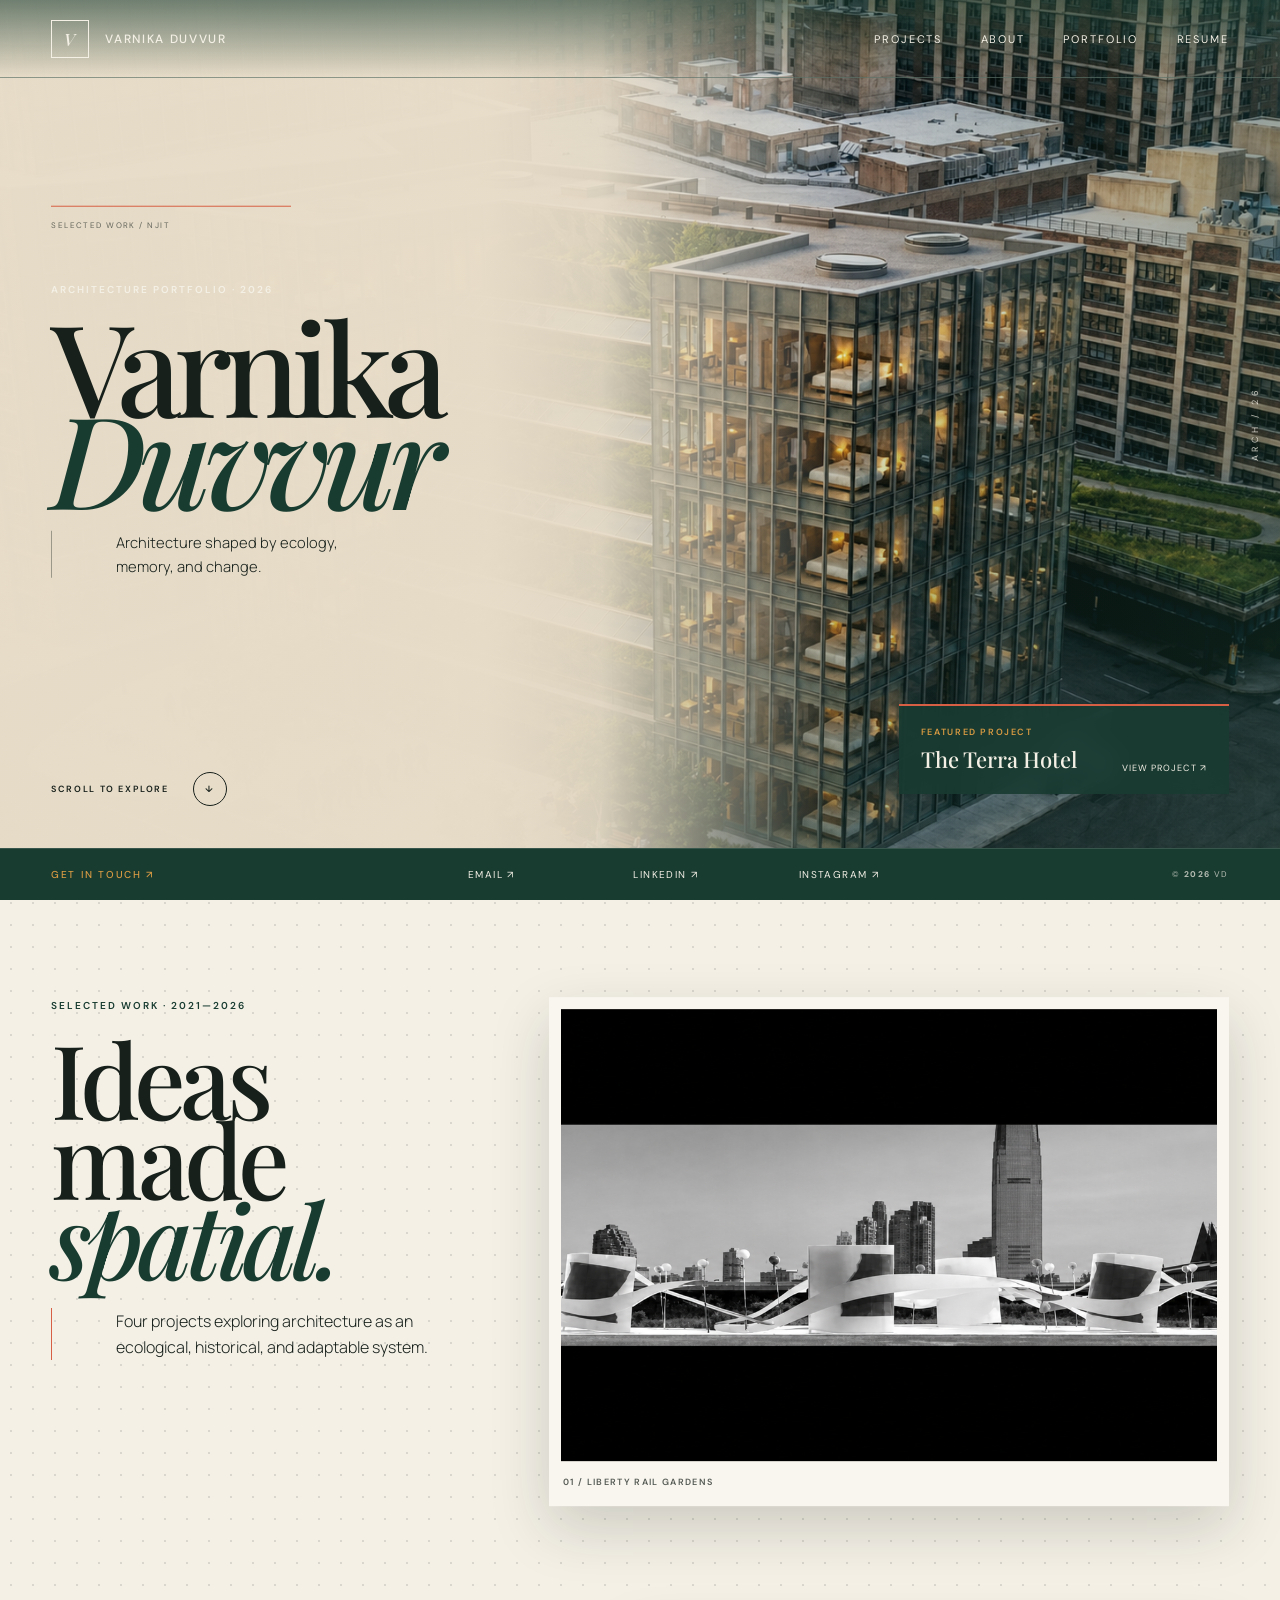
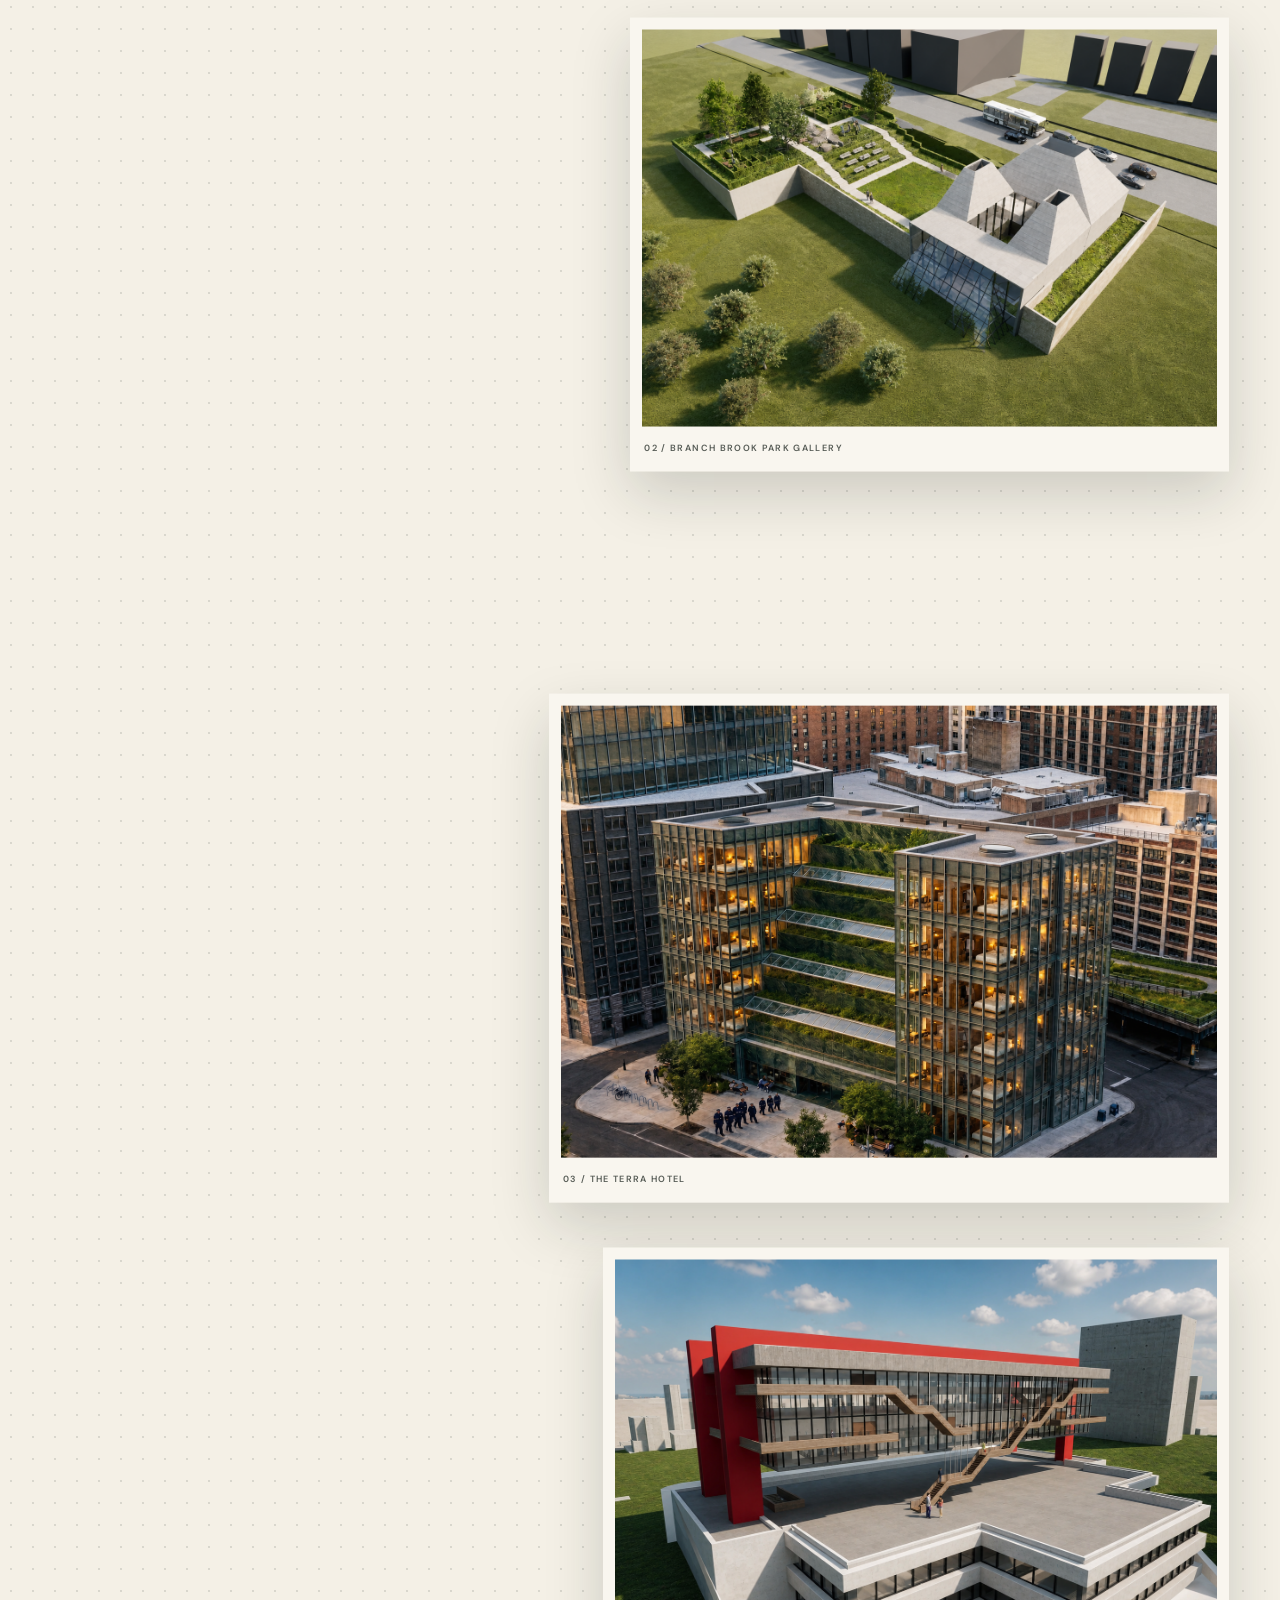
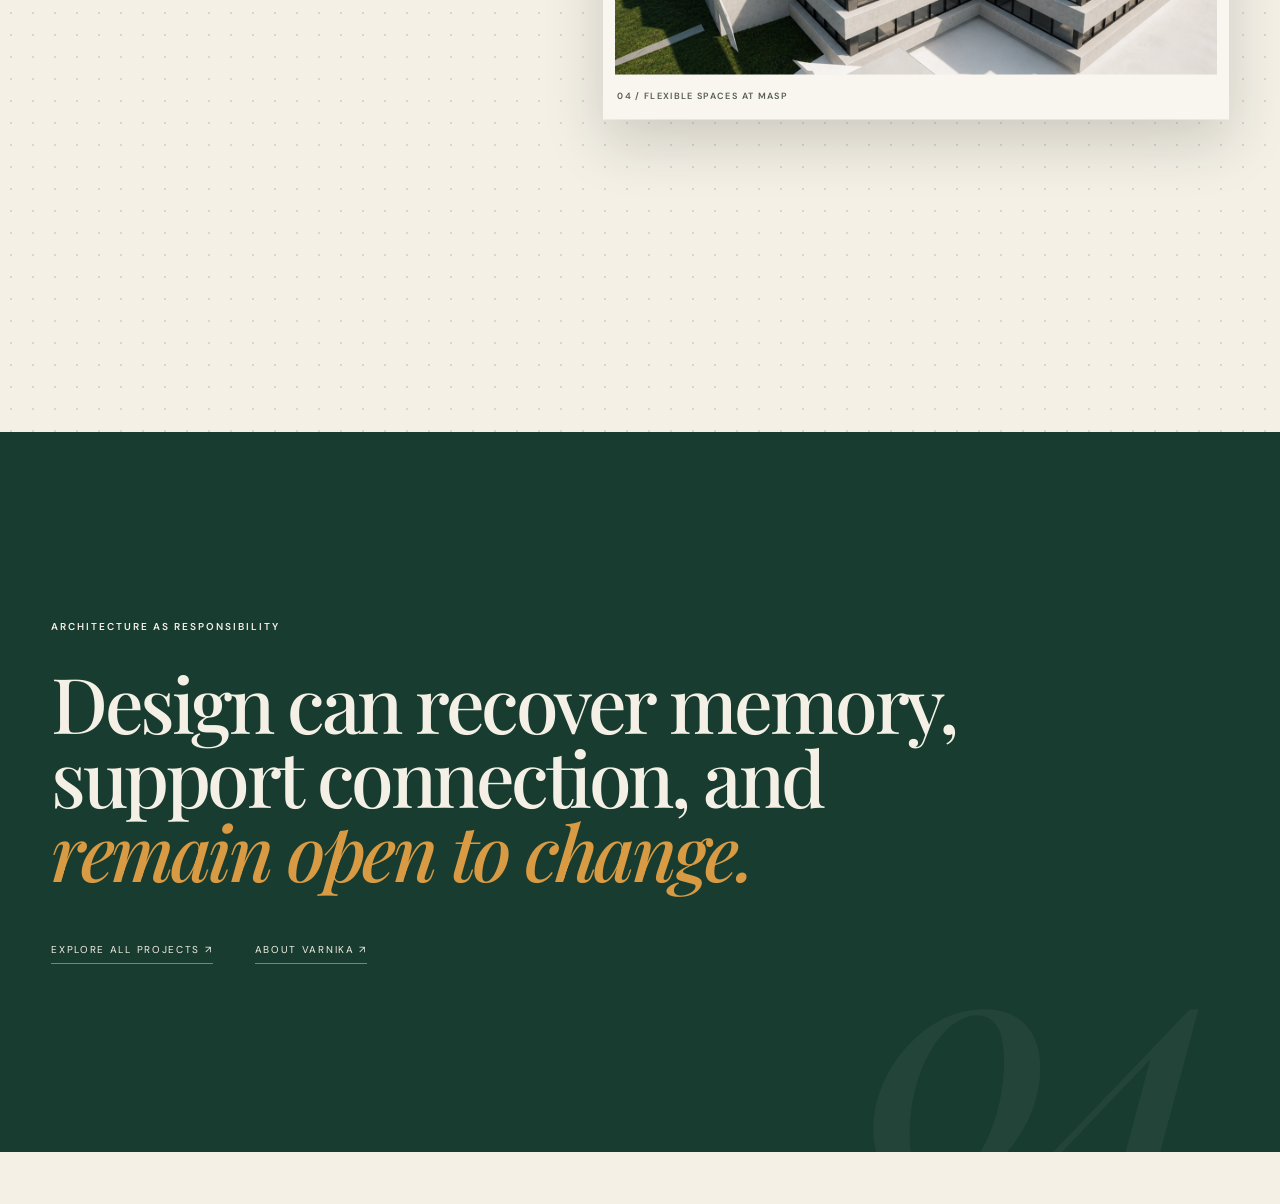
<file: index.html>
<!doctype html>
<html lang="en">
<head>
  <meta charset="utf-8"><meta name="viewport" content="width=device-width,initial-scale=1">
  <meta name="description" content="Architecture portfolio of Varnika Duvvur."><meta name="theme-color" content="#11120f">
  <title>Varnika Duvvur — Architecture</title>
  <link rel="preconnect" href="https://fonts.googleapis.com"><link rel="preconnect" href="https://fonts.gstatic.com" crossorigin>
  <link href="https://fonts.googleapis.com/css2?family=DM+Sans:wght@300;400;500;600&family=Manrope:wght@300;400;500&family=Playfair+Display:ital,wght@0,500;1,500&display=swap" rel="stylesheet">
  <link rel="stylesheet" href="style.css?v=20260811-columns"><script src="script.js" defer></script>
</head>
<body class="home-page">
  <header class="nav nav-on-image">
    <a class="brand" href="index.html"><span>V</span> Varnika Duvvur</a>
    <button class="menu-toggle" type="button" aria-expanded="false" aria-controls="main-nav">Menu</button>
    <nav id="main-nav" aria-label="Primary">
      <a href="projects.html">Projects</a><a href="about.html">About</a><a href="portfolio.html">Portfolio</a><a href="resume.html">Resume</a>
    </nav>
  </header>
  <main class="home-main">
    <section class="home-hero">
      <img class="home-backdrop" src="assets/enhanced/heroes_terra-ai.png" alt="The Terra Hotel in Manhattan with stepped planted terraces">
      <div class="home-shade"></div>
      <div class="home-copy">
        <p class="kicker light">Architecture portfolio · 2026</p>
        <h1>Varnika<br><em>Duvvur</em></h1>
        <p class="home-statement">Architecture shaped by ecology,<br>memory, and change.</p>
      </div>
      <a class="featured-link" href="project-terra.html"><span>Featured project</span><strong>The Terra Hotel</strong><i>View project ↗</i></a>
      <a class="scroll-mark" href="#floating-work">Scroll to explore <span>↓</span></a>
    </section>
    <section class="floating-work" id="floating-work">
      <div class="floating-intro"><p class="kicker">Selected work · 2021—2026</p><h2>Ideas made<br><em>spatial.</em></h2><p>Four projects exploring architecture as an ecological, historical, and adaptable system.</p></div>
      <a class="float-card float-card-a" href="project-liberty.html" data-float="-0.035"><img src="assets/enhanced/heroes_liberty-ai.png" alt="Liberty Rail Gardens elevation"><span>01 / Liberty Rail Gardens</span></a>
      <a class="float-card float-card-b" href="project-branch.html" data-float="0.045"><img src="assets/enhanced/heroes_branch-ai.png" alt="Branch Brook Park Modern Art Gallery"><span>02 / Branch Brook Park Gallery</span></a>
      <a class="float-card float-card-c" href="project-terra.html" data-float="-0.025"><img src="assets/enhanced/heroes_terra-ai.png" alt="The Terra Hotel"><span>03 / The Terra Hotel</span></a>
      <a class="float-card float-card-d" href="project-masp.html" data-float="0.035"><img src="assets/enhanced/heroes_masp-ai.png" alt="Flexible Spaces at MASP"><span>04 / Flexible Spaces at MASP</span></a>
    </section>
    <section class="home-closing"><p class="kicker light">Architecture as responsibility</p><blockquote>Design can recover memory,<br>support connection, and<br><em>remain open to change.</em></blockquote><div><a href="projects.html">Explore all projects ↗</a><a href="about.html">About Varnika ↗</a></div></section>
  </main>
  <aside class="contact-bar"><span>Get in touch</span><a href="mailto:varnikaduvvur1133@gmail.com">Email ↗</a><a href="https://www.linkedin.com/in/varnika-duvvur/" target="_blank" rel="noopener">LinkedIn ↗</a><a href="https://www.instagram.com/varnika.d_567/" target="_blank" rel="noopener">Instagram ↗</a><small>© <b data-year>2026</b> VD</small></aside>
</body>
</html>
</file>
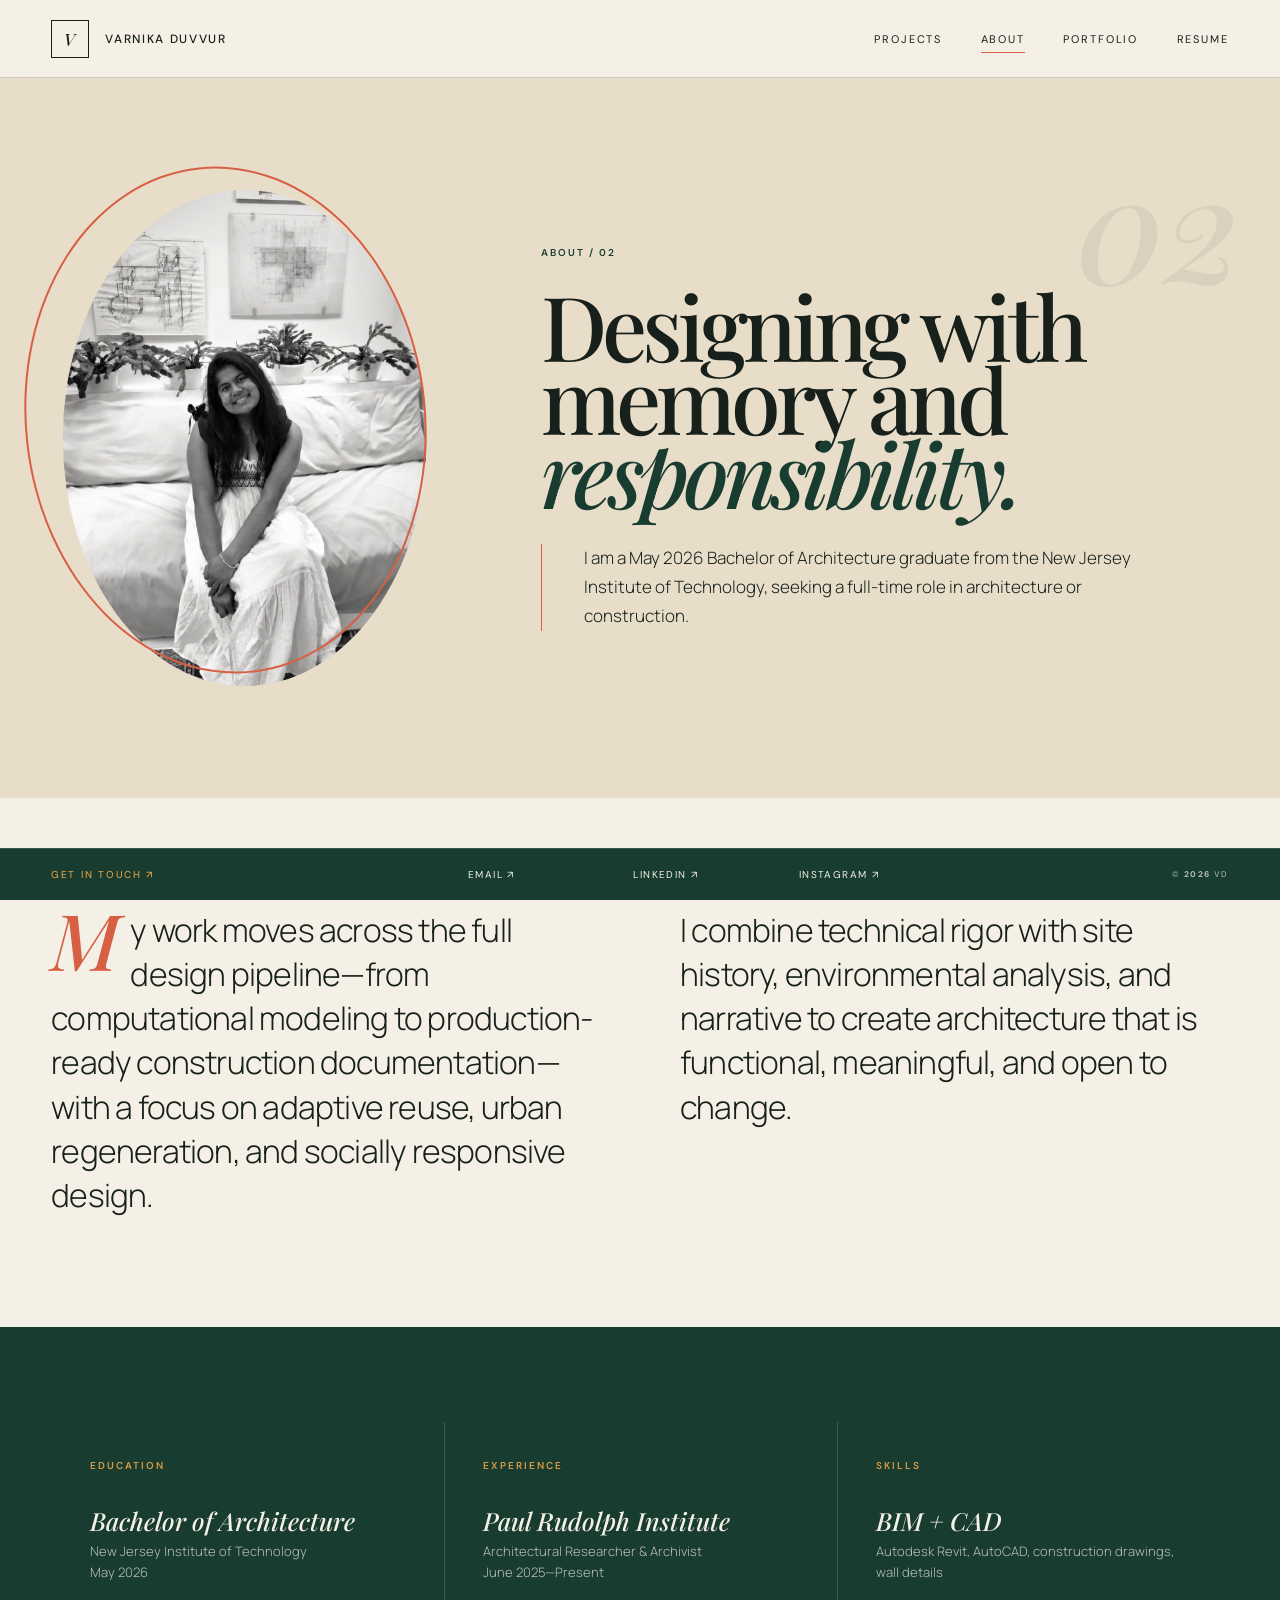
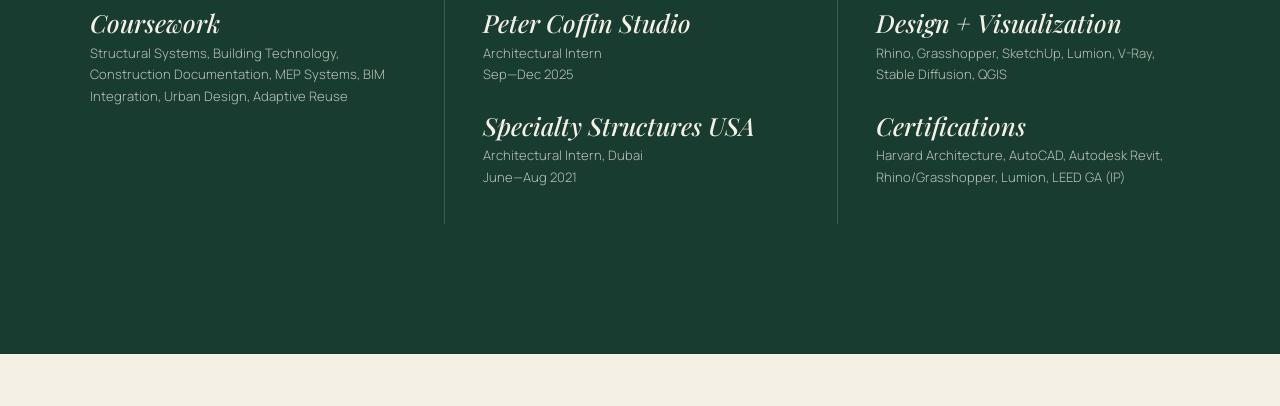
<file: about.html>
<!doctype html>
<html lang="en">
<head>
  <meta charset="utf-8"><meta name="viewport" content="width=device-width,initial-scale=1">
  <meta name="description" content="About architect Varnika Duvvur.">
  <title>About — Varnika Duvvur</title>
  <link rel="preconnect" href="https://fonts.googleapis.com"><link rel="preconnect" href="https://fonts.gstatic.com" crossorigin>
  <link href="https://fonts.googleapis.com/css2?family=DM+Sans:wght@300;400;500;600&family=Manrope:wght@300;400;500&family=Playfair+Display:ital,wght@0,500;1,500&display=swap" rel="stylesheet">
  <link rel="stylesheet" href="style.css"><script src="script.js" defer></script>
</head>
<body class="about">
  <header class="nav"><a class="brand" href="index.html"><span>V</span> Varnika Duvvur</a><button class="menu-toggle" type="button" aria-expanded="false" aria-controls="main-nav">Menu</button><nav id="main-nav"><a href="projects.html">Projects</a><a class="active" href="about.html">About</a><a href="portfolio.html">Portfolio</a><a href="resume.html">Resume</a></nav></header>
  <main class="about-page">
    <section class="about-lead"><div class="about-portrait"><img src="assets/enhanced/portrait-ai.png" alt="Portrait of Varnika Duvvur"></div><div class="about-intro"><p class="kicker">About / 02</p><h1>Designing with<br>memory and<br><em>responsibility.</em></h1><p>I am a May 2026 Bachelor of Architecture graduate from the New Jersey Institute of Technology, seeking a full-time role in architecture or construction.</p></div></section>
    <section class="manifesto"><p>My work moves across the full design pipeline—from computational modeling to production-ready construction documentation—with a focus on adaptive reuse, urban regeneration, and socially responsive design.</p><p>I combine technical rigor with site history, environmental analysis, and narrative to create architecture that is functional, meaningful, and open to change.</p></section>
    <section class="credentials">
      <div><p class="kicker">Education</p><h2>Bachelor of Architecture</h2><p>New Jersey Institute of Technology<br>May 2026</p><h2>Coursework</h2><p>Structural Systems, Building Technology, Construction Documentation, MEP Systems, BIM Integration, Urban Design, Adaptive Reuse</p></div>
      <div><p class="kicker">Experience</p><h2>Paul Rudolph Institute</h2><p>Architectural Researcher &amp; Archivist<br>June 2025—Present</p><h2>Peter Coffin Studio</h2><p>Architectural Intern<br>Sep—Dec 2025</p><h2>Specialty Structures USA</h2><p>Architectural Intern, Dubai<br>June—Aug 2021</p></div>
      <div><p class="kicker">Skills</p><h2>BIM + CAD</h2><p>Autodesk Revit, AutoCAD, construction drawings, wall details</p><h2>Design + Visualization</h2><p>Rhino, Grasshopper, SketchUp, Lumion, V-Ray, Stable Diffusion, QGIS</p><h2>Certifications</h2><p>Harvard Architecture, AutoCAD, Autodesk Revit, Rhino/Grasshopper, Lumion, LEED GA (IP)</p></div>
    </section>
  </main>
  <aside class="contact-bar"><span>Get in touch</span><a href="mailto:varnikaduvvur1133@gmail.com">Email ↗</a><a href="https://www.linkedin.com/in/varnika-duvvur/" target="_blank" rel="noopener">LinkedIn ↗</a><a href="https://www.instagram.com/varnika.d_567/" target="_blank" rel="noopener">Instagram ↗</a><small>© <b data-year>2026</b> VD</small></aside>
</body>
</html>
</file>
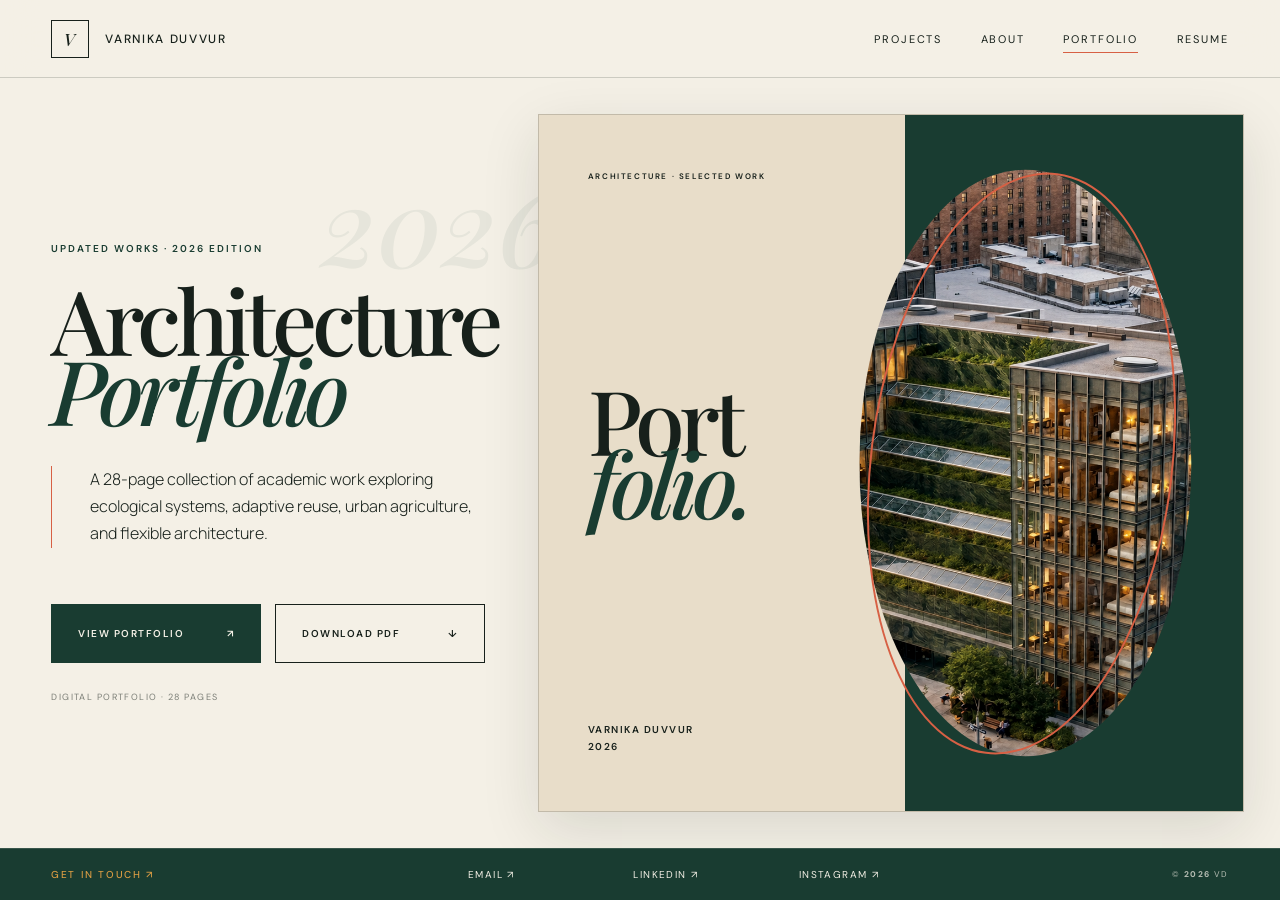
<file: portfolio.html>
<!doctype html>
<html lang="en">
<head>
  <meta charset="utf-8"><meta name="viewport" content="width=device-width,initial-scale=1">
  <meta name="description" content="Complete architecture portfolio of Varnika Duvvur.">
  <title>Portfolio — Varnika Duvvur</title>
  <link rel="preconnect" href="https://fonts.googleapis.com"><link rel="preconnect" href="https://fonts.gstatic.com" crossorigin>
  <link href="https://fonts.googleapis.com/css2?family=DM+Sans:wght@300;400;500;600&family=Manrope:wght@300;400;500&family=Playfair+Display:ital,wght@0,500;1,500&display=swap" rel="stylesheet">
  <link rel="stylesheet" href="style.css"><script src="script.js" defer></script>
</head>
<body class="portfolio-page">
  <header class="nav"><a class="brand" href="index.html"><span>V</span> Varnika Duvvur</a><button class="menu-toggle" type="button" aria-expanded="false" aria-controls="main-nav">Menu</button><nav id="main-nav"><a href="projects.html">Projects</a><a href="about.html">About</a><a class="active" href="portfolio.html">Portfolio</a><a href="resume.html">Resume</a></nav></header>
  <main class="portfolio-main">
    <div class="portfolio-copy"><p class="kicker">Updated works · 2026 edition</p><h1>Architecture<br><em>Portfolio</em></h1><p>A 28-page collection of academic work exploring ecological systems, adaptive reuse, urban agriculture, and flexible architecture.</p><div class="portfolio-actions"><a class="primary-action" href="Varnika_Portfolio_Redesign/portfolio.html" target="_blank" rel="noopener">View portfolio <span>↗</span></a><a class="secondary-action" href="Varnika-Duvvur-Architecture-Portfolio.pdf" download>Download PDF <span>↓</span></a></div><small>Digital portfolio · 28 pages</small></div>
    <figure class="portfolio-cover editorial-cover"><img src="assets/enhanced/heroes_terra-ai.png" alt="Terra Hotel cover artwork"><div class="editorial-cover-copy"><span>Architecture · Selected work</span><h2>Port<br><em>folio.</em></h2><p>Varnika Duvvur<br>2026</p></div><i aria-hidden="true"></i></figure>
  </main>
  <aside class="contact-bar"><span>Get in touch</span><a href="mailto:varnikaduvvur1133@gmail.com">Email ↗</a><a href="https://www.linkedin.com/in/varnika-duvvur/" target="_blank" rel="noopener">LinkedIn ↗</a><a href="https://www.instagram.com/varnika.d_567/" target="_blank" rel="noopener">Instagram ↗</a><small>© <b data-year>2026</b> VD</small></aside>
</body>
</html>
</file>
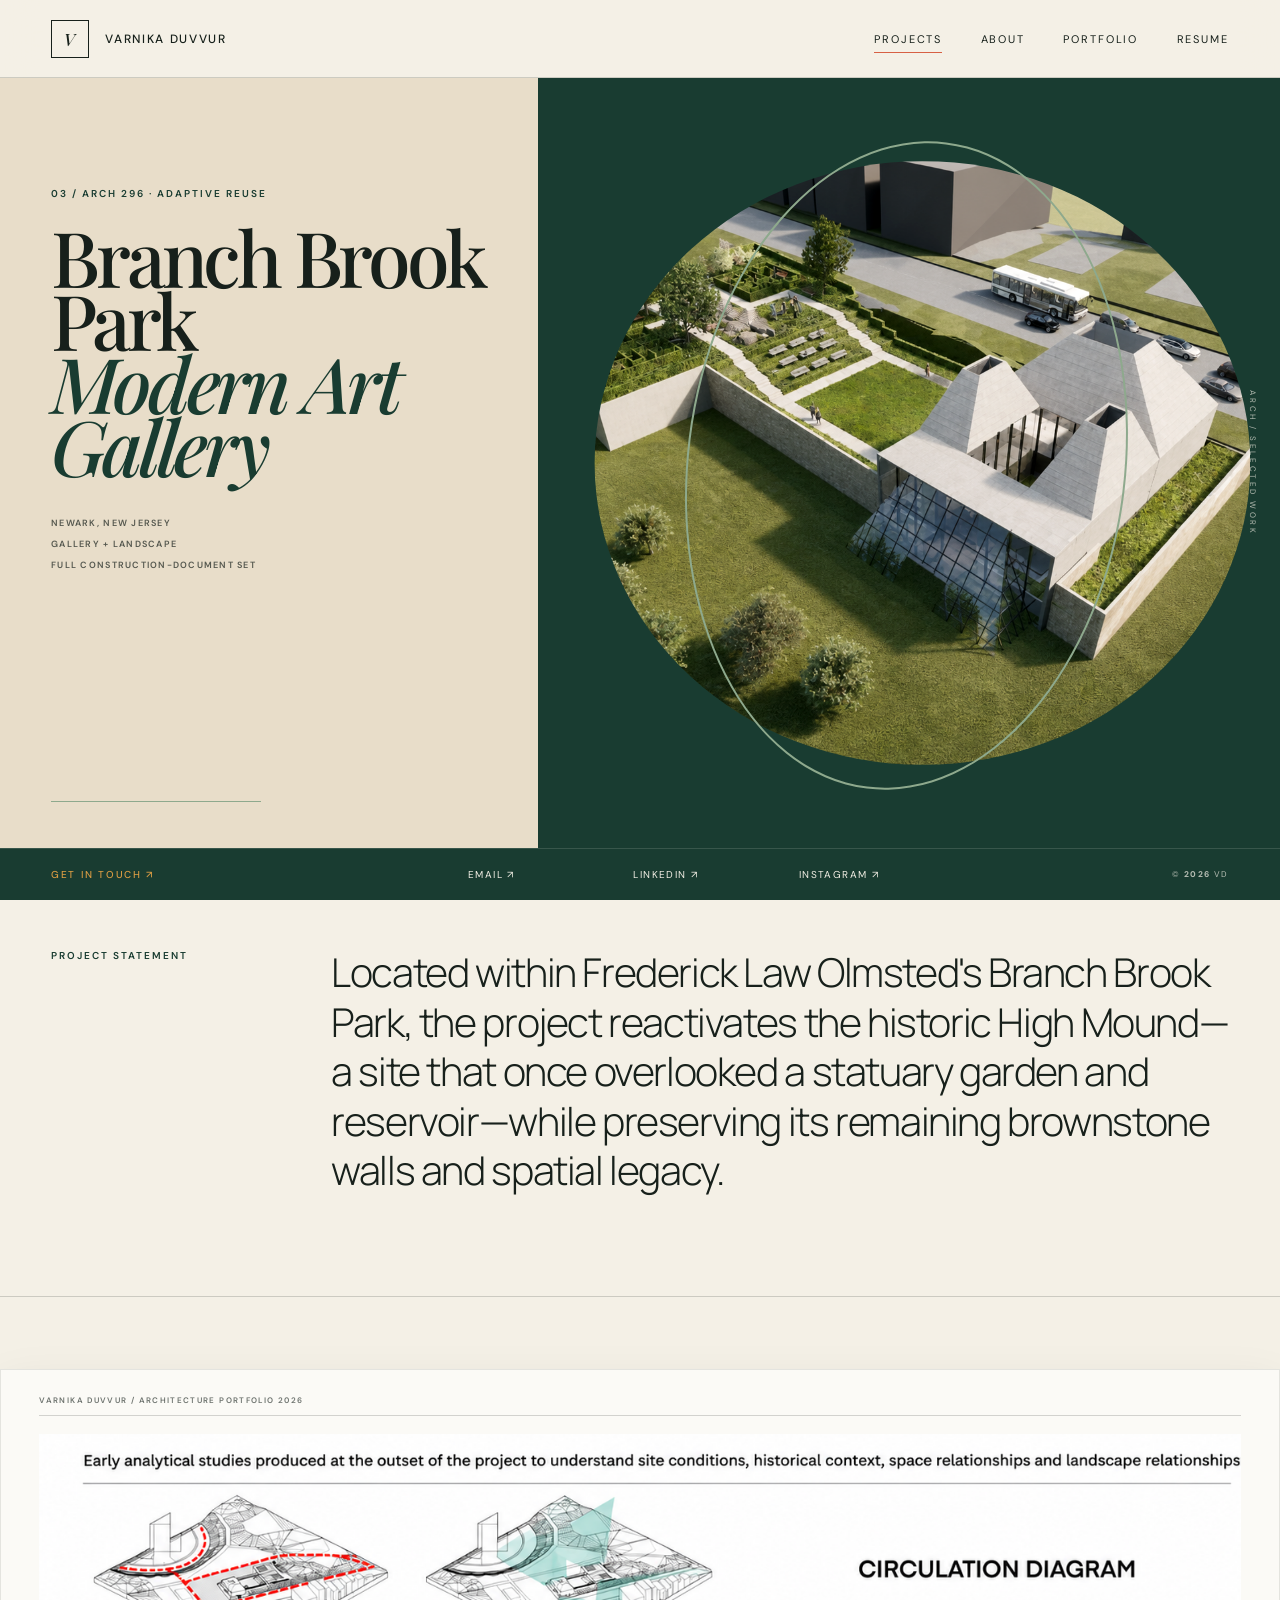
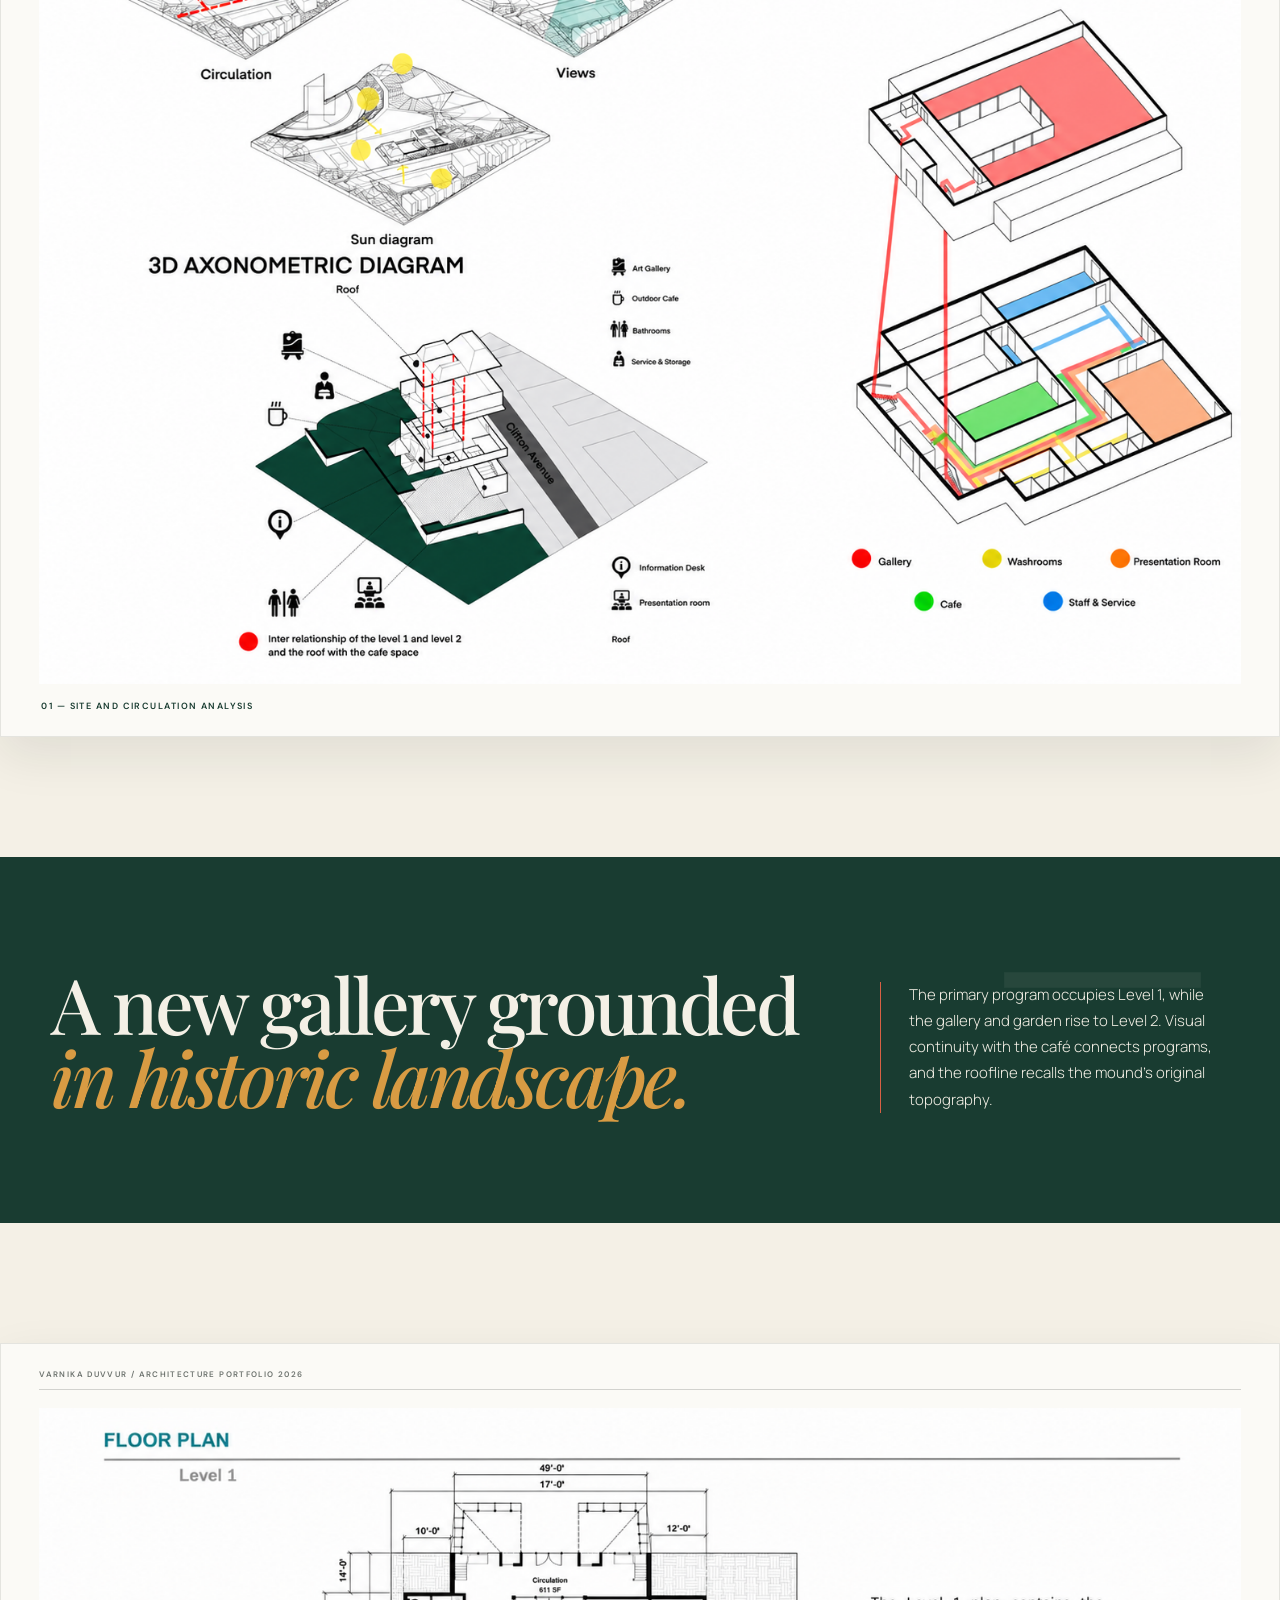
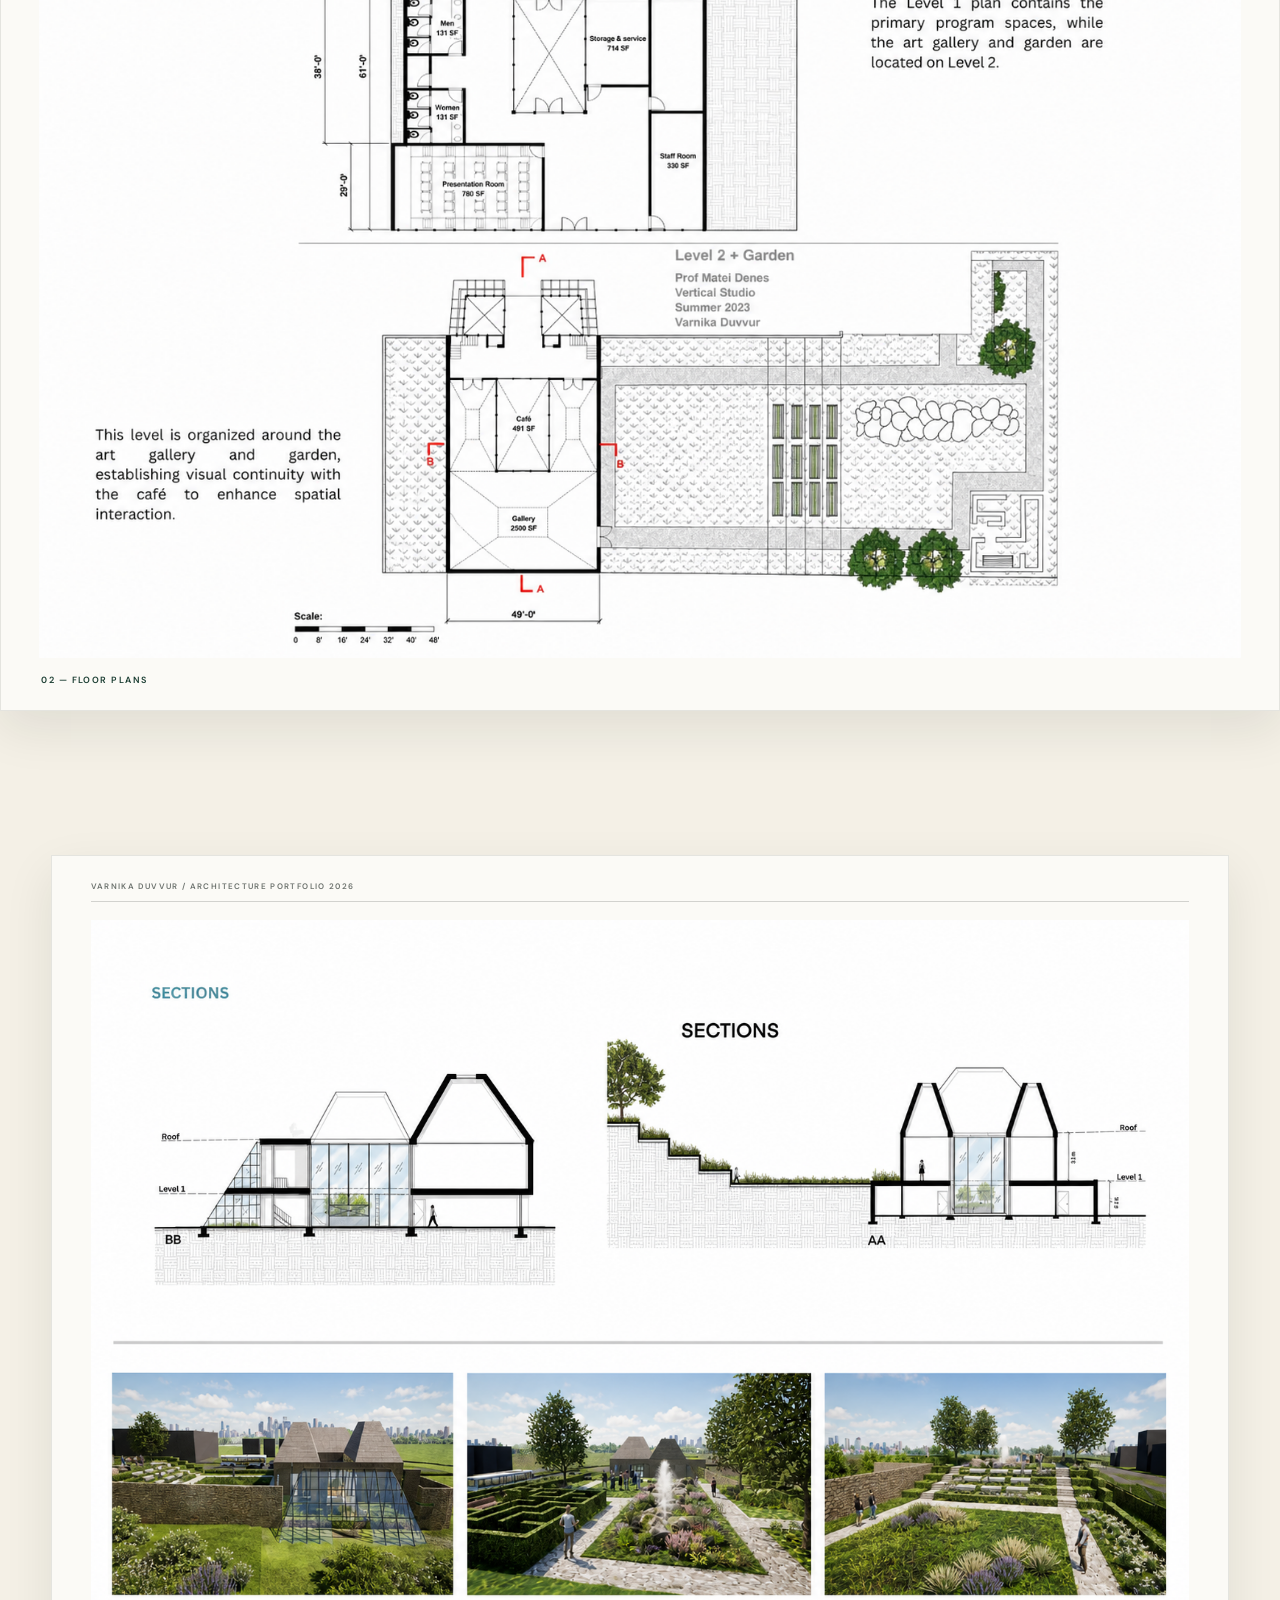
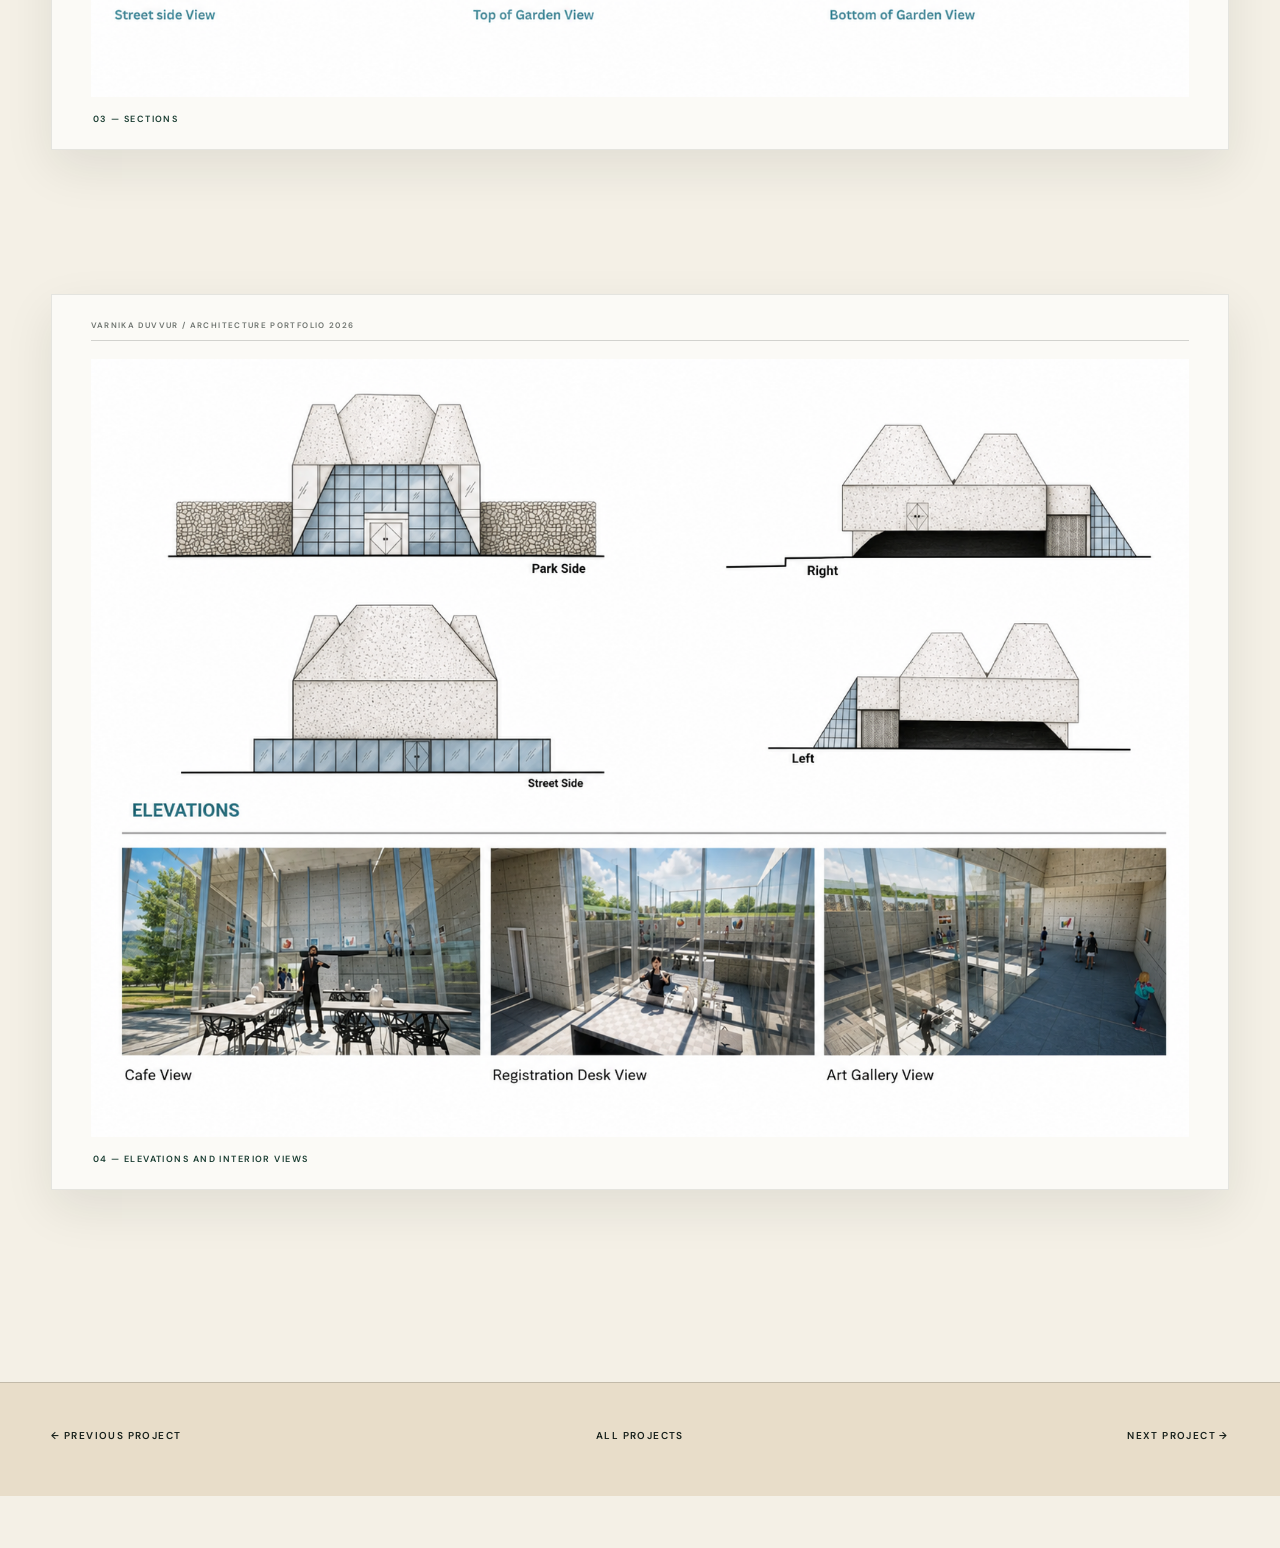
<file: project-branch.html>
<!doctype html>
<html lang="en">
<head>
  <meta charset="utf-8"><meta name="viewport" content="width=device-width,initial-scale=1">
  <meta name="description" content="Branch Brook Park Modern Art Gallery by Varnika Duvvur.">
  <title>Branch Brook Park Gallery — Varnika Duvvur</title>
  <link rel="preconnect" href="https://fonts.googleapis.com"><link rel="preconnect" href="https://fonts.gstatic.com" crossorigin>
  <link href="https://fonts.googleapis.com/css2?family=DM+Sans:wght@300;400;500;600&family=Manrope:wght@300;400;500&family=Playfair+Display:ital,wght@0,500;1,500&display=swap" rel="stylesheet">
  <link rel="stylesheet" href="style.css"><script src="script.js" defer></script>
</head>
<body class="project project-branch">
  <header class="nav"><a class="brand" href="index.html"><span>V</span> Varnika Duvvur</a><button class="menu-toggle" type="button" aria-expanded="false" aria-controls="main-nav">Menu</button><nav id="main-nav"><a class="active" href="projects.html">Projects</a><a href="about.html">About</a><a href="portfolio.html">Portfolio</a><a href="resume.html">Resume</a></nav></header>
  <main class="project-page">
    <section class="project-hero"><div class="project-title"><p class="kicker">03 / ARCH 296 · Adaptive reuse</p><h1>Branch Brook Park<br><em>Modern Art Gallery</em></h1><div class="project-meta"><span>Newark, New Jersey</span><span>Gallery + landscape</span><span>Full construction-document set</span></div></div><img src="assets/enhanced/heroes_branch-ai.png" alt="Branch Brook Park Modern Art Gallery rendering"></section>
    <section class="project-summary"><p class="kicker">Project statement</p><p>Located within Frederick Law Olmsted's Branch Brook Park, the project reactivates the historic High Mound—a site that once overlooked a statuary garden and reservoir—while preserving its remaining brownstone walls and spatial legacy.</p></section>
    <figure class="project-sheet full"><img src="assets/enhanced/portfolio_branch-analysis-ai.png" alt="Branch Brook Park Gallery analysis diagrams" loading="lazy"><figcaption>01 — Site and circulation analysis</figcaption></figure>
    <section class="project-note"><h2>A new gallery grounded<br><em>in historic landscape.</em></h2><p>The primary program occupies Level 1, while the gallery and garden rise to Level 2. Visual continuity with the café connects programs, and the roofline recalls the mound's original topography.</p></section>
    <figure class="project-sheet full"><img src="assets/enhanced/portfolio_branch-plans-ai.png" alt="Branch Brook Park Gallery plans" loading="lazy"><figcaption>02 — Floor plans</figcaption></figure>
    <div class="sheet-grid"><figure class="project-sheet"><img src="assets/enhanced/portfolio_branch-sections-ai.png" alt="Branch Brook Park Gallery sections" loading="lazy"><figcaption>03 — Sections</figcaption></figure><figure class="project-sheet"><img src="assets/enhanced/portfolio_branch-elevations-ai.png" alt="Branch Brook Park Gallery elevations" loading="lazy"><figcaption>04 — Elevations and interior views</figcaption></figure></div>
    <nav class="project-pager"><a href="project-liberty.html">← Previous project</a><a href="projects.html">All projects</a><a href="project-masp.html">Next project →</a></nav>
  </main>
  <aside class="contact-bar"><span>Get in touch</span><a href="mailto:varnikaduvvur1133@gmail.com">Email ↗</a><a href="https://www.linkedin.com/in/varnika-duvvur/" target="_blank" rel="noopener">LinkedIn ↗</a><a href="https://www.instagram.com/varnika.d_567/" target="_blank" rel="noopener">Instagram ↗</a><small>© <b data-year>2026</b> VD</small></aside>
</body>
</html>
</file>
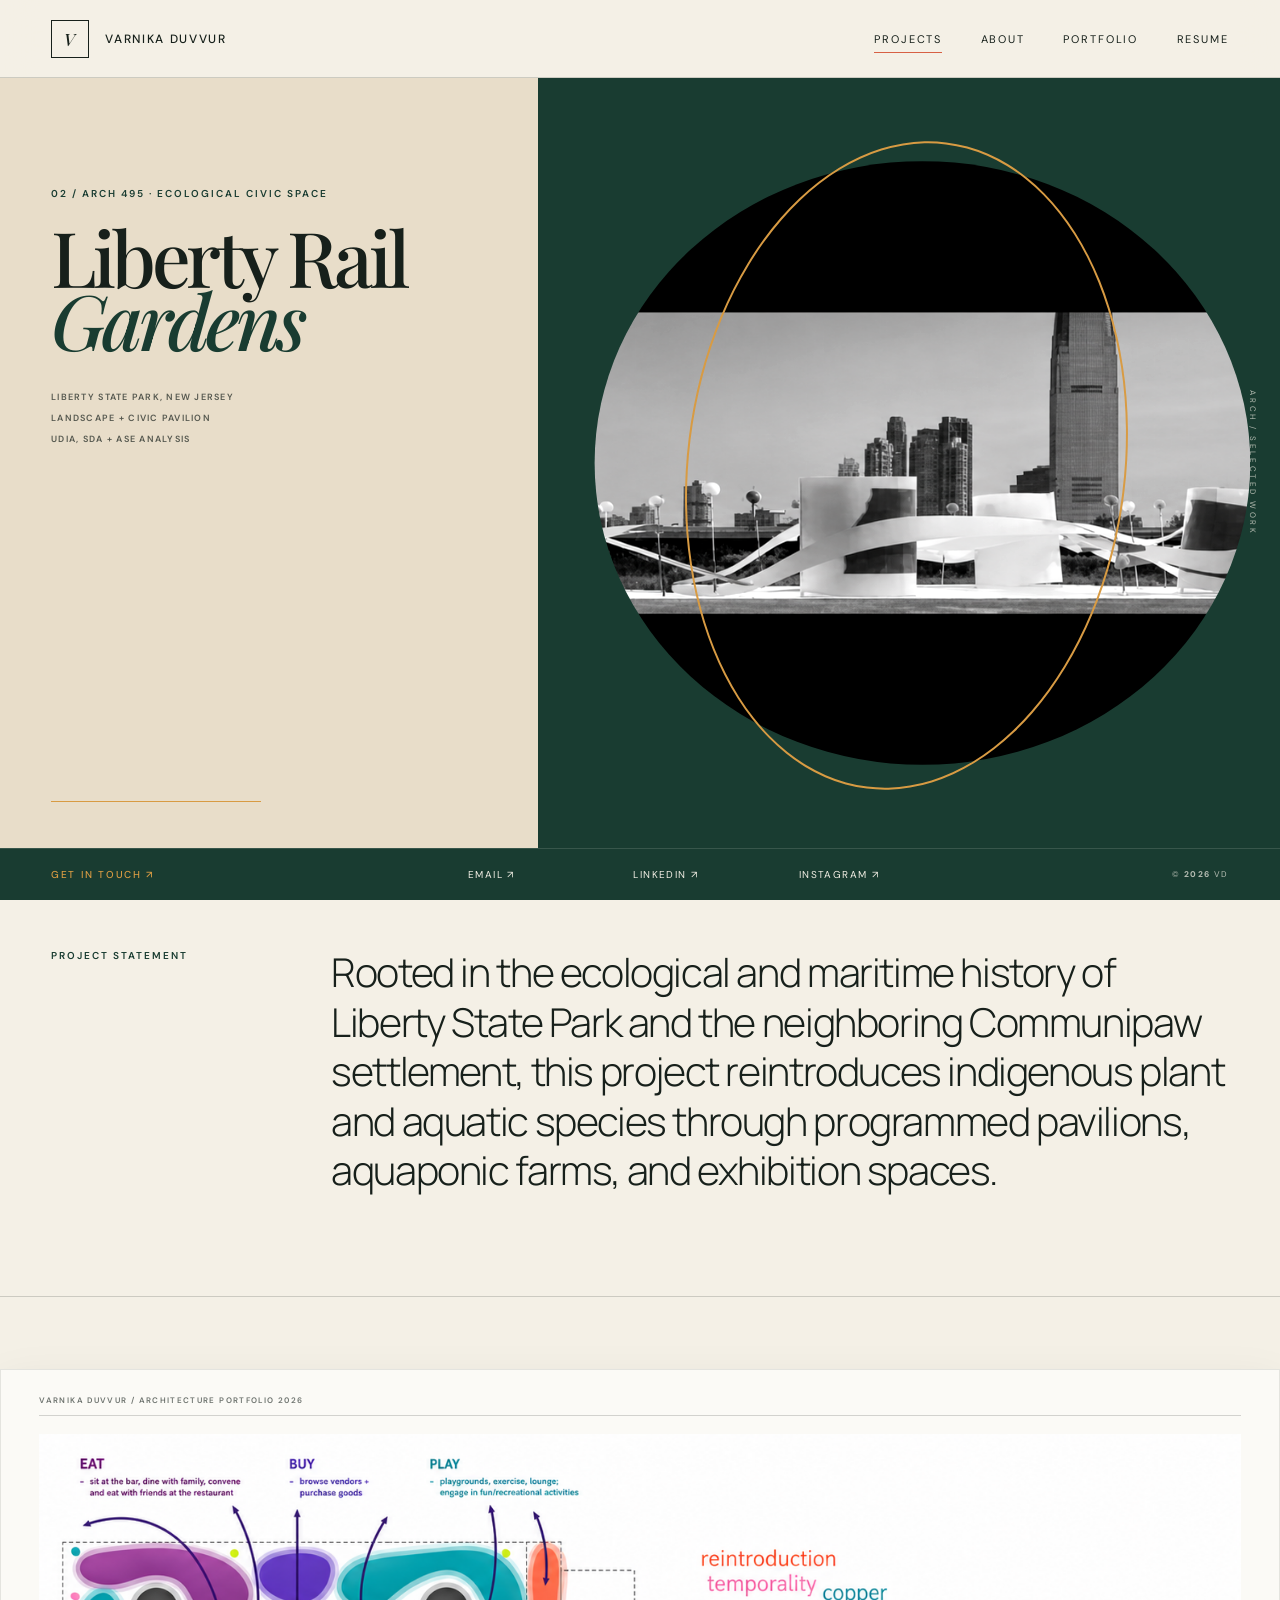
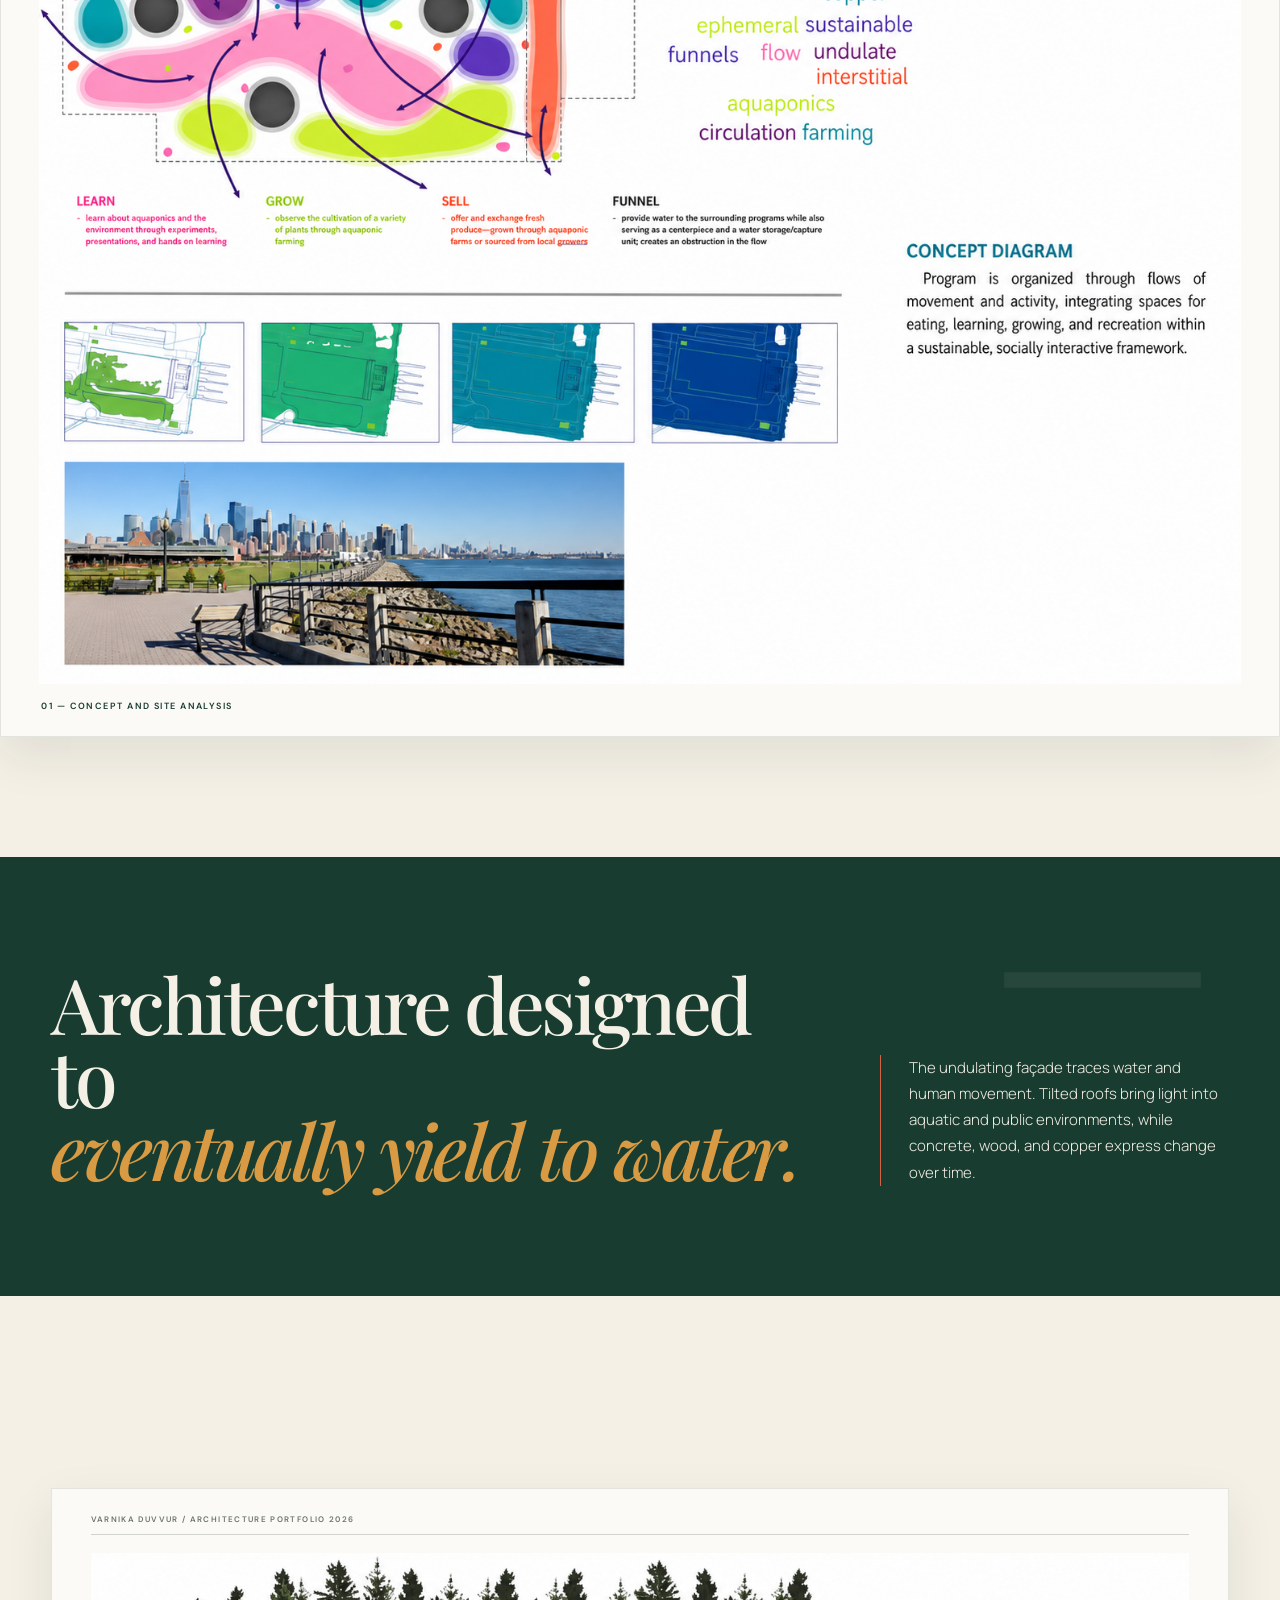
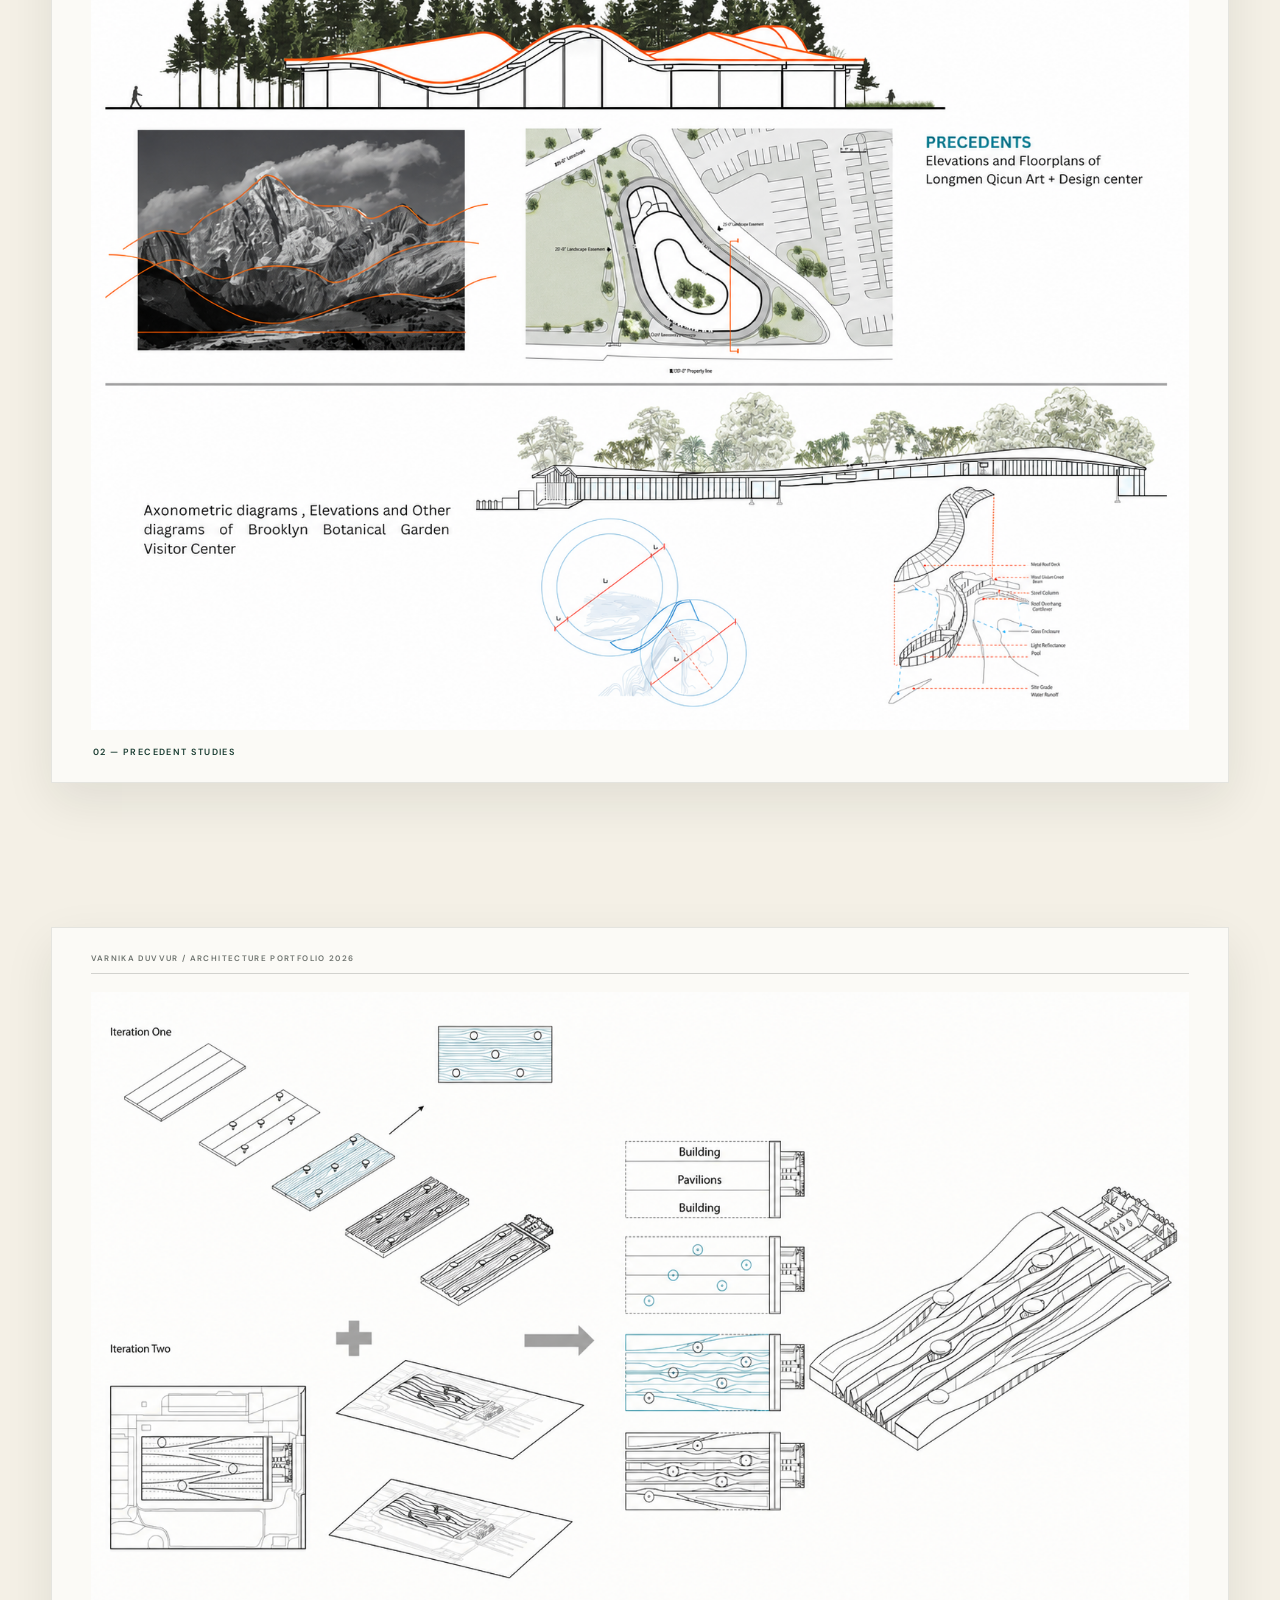
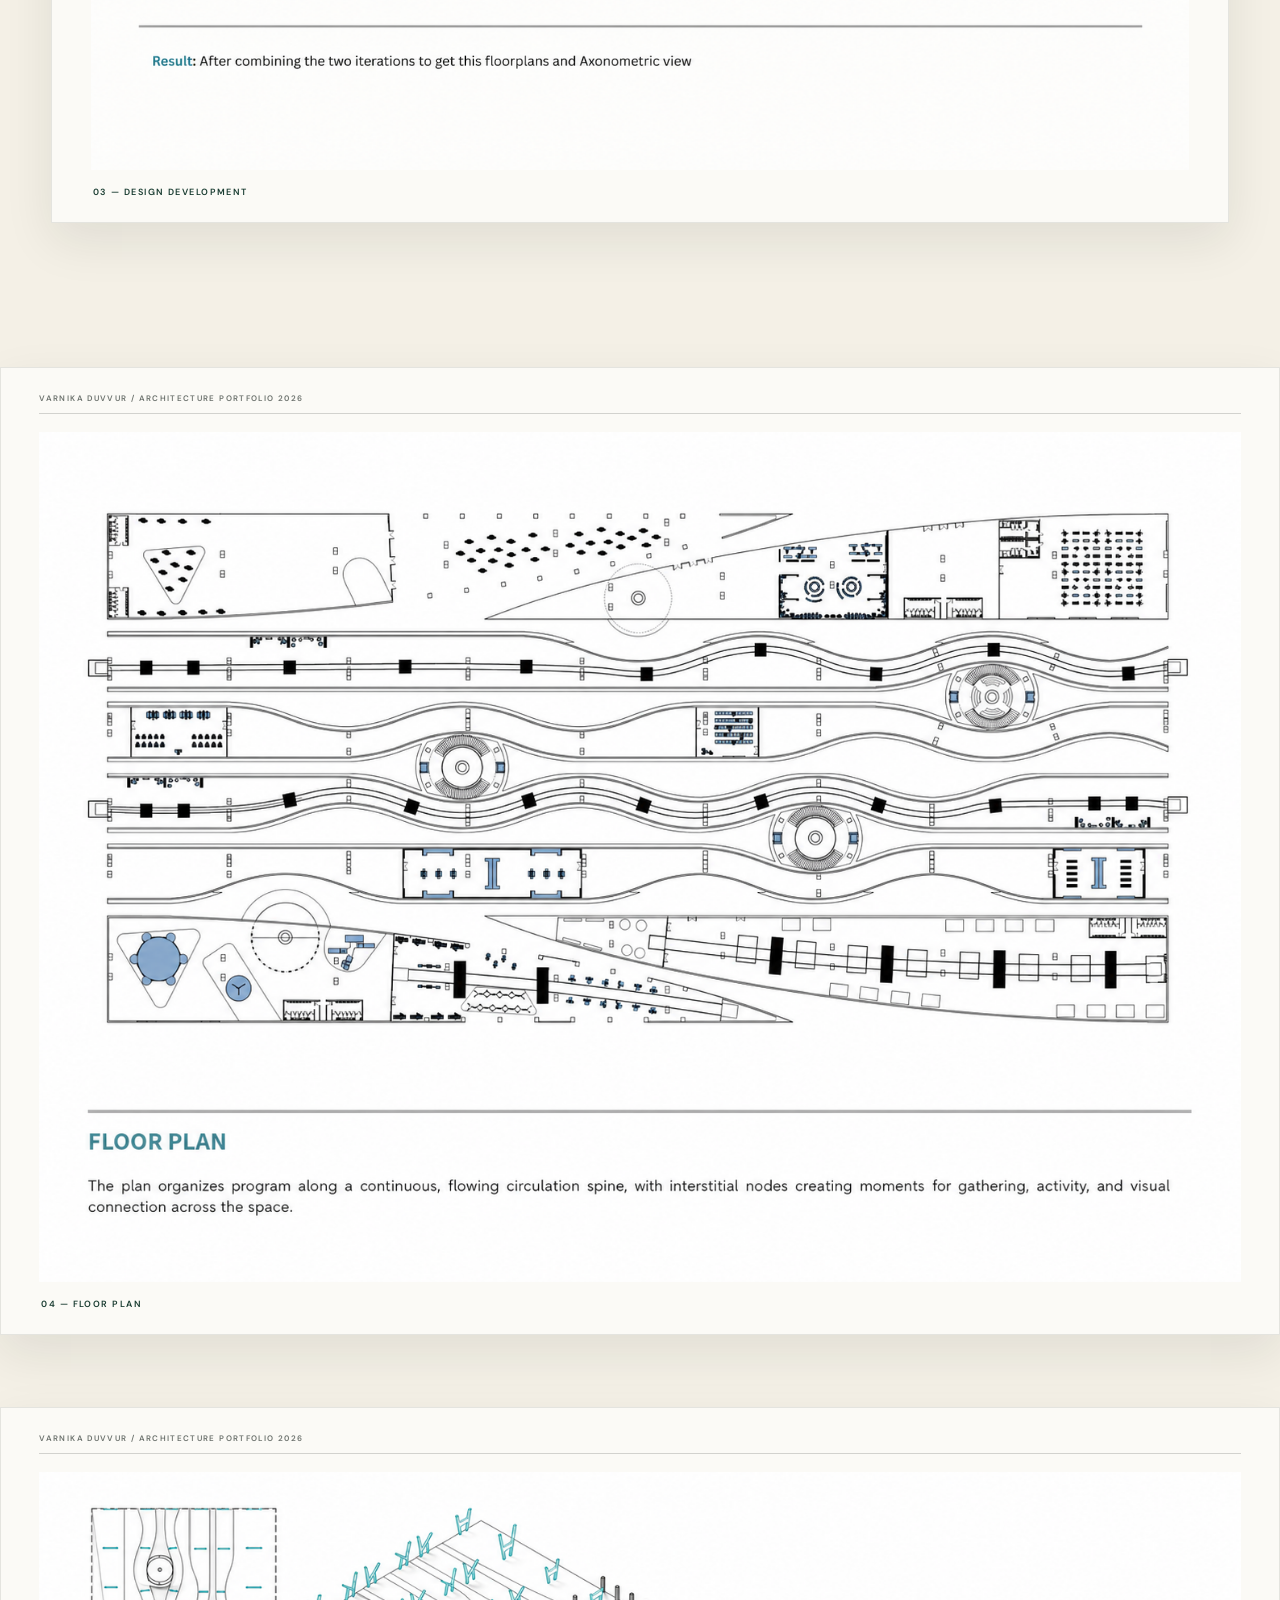
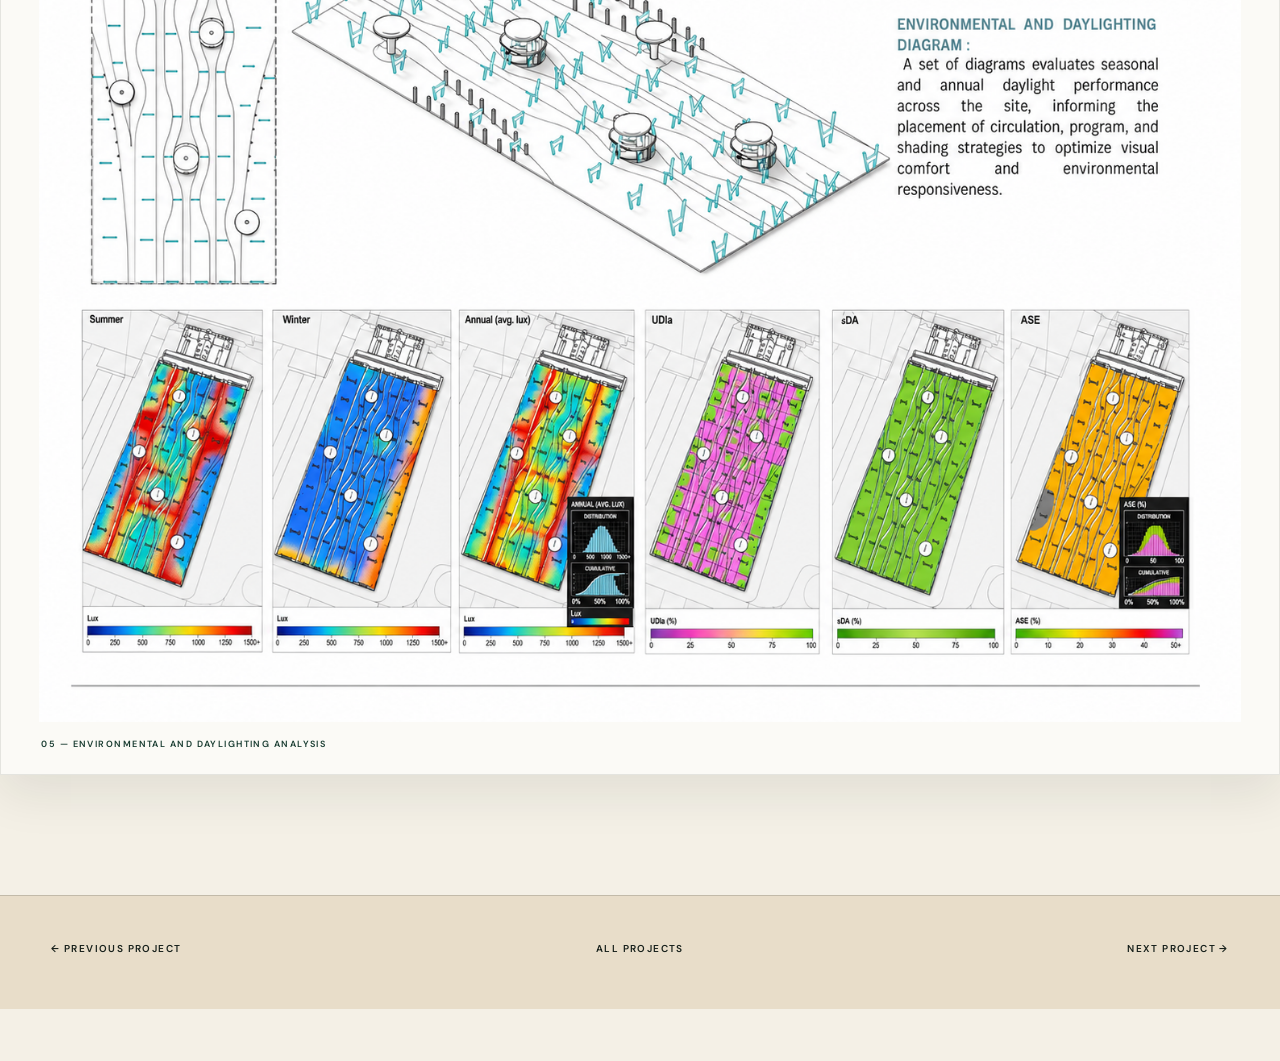
<file: project-liberty.html>
<!doctype html>
<html lang="en">
<head>
  <meta charset="utf-8"><meta name="viewport" content="width=device-width,initial-scale=1">
  <meta name="description" content="Liberty Rail Gardens by Varnika Duvvur.">
  <title>Liberty Rail Gardens — Varnika Duvvur</title>
  <link rel="preconnect" href="https://fonts.googleapis.com"><link rel="preconnect" href="https://fonts.gstatic.com" crossorigin>
  <link href="https://fonts.googleapis.com/css2?family=DM+Sans:wght@300;400;500;600&family=Manrope:wght@300;400;500&family=Playfair+Display:ital,wght@0,500;1,500&display=swap" rel="stylesheet">
  <link rel="stylesheet" href="style.css"><script src="script.js" defer></script>
</head>
<body class="project project-liberty">
  <header class="nav"><a class="brand" href="index.html"><span>V</span> Varnika Duvvur</a><button class="menu-toggle" type="button" aria-expanded="false" aria-controls="main-nav">Menu</button><nav id="main-nav"><a class="active" href="projects.html">Projects</a><a href="about.html">About</a><a href="portfolio.html">Portfolio</a><a href="resume.html">Resume</a></nav></header>
  <main class="project-page">
    <section class="project-hero"><div class="project-title"><p class="kicker">02 / ARCH 495 · Ecological civic space</p><h1>Liberty Rail<br><em>Gardens</em></h1><div class="project-meta"><span>Liberty State Park, New Jersey</span><span>Landscape + civic pavilion</span><span>UDIa, sDA + ASE analysis</span></div></div><img src="assets/enhanced/heroes_liberty-ai.png" alt="Liberty Rail Gardens elevation"></section>
    <section class="project-summary"><p class="kicker">Project statement</p><p>Rooted in the ecological and maritime history of Liberty State Park and the neighboring Communipaw settlement, this project reintroduces indigenous plant and aquatic species through programmed pavilions, aquaponic farms, and exhibition spaces.</p></section>
    <figure class="project-sheet full"><img src="assets/enhanced/portfolio_liberty-concept-ai.png" alt="Liberty Rail Gardens concept and site analysis" loading="lazy"><figcaption>01 — Concept and site analysis</figcaption></figure>
    <section class="project-note"><h2>Architecture designed to<br><em>eventually yield to water.</em></h2><p>The undulating façade traces water and human movement. Tilted roofs bring light into aquatic and public environments, while concrete, wood, and copper express change over time.</p></section>
    <div class="sheet-grid"><figure class="project-sheet"><img src="assets/enhanced/portfolio_liberty-precedents-ai.png" alt="Liberty Rail Gardens precedent studies" loading="lazy"><figcaption>02 — Precedent studies</figcaption></figure><figure class="project-sheet"><img src="assets/enhanced/portfolio_liberty-process-ai.png" alt="Liberty Rail Gardens development diagrams" loading="lazy"><figcaption>03 — Design development</figcaption></figure></div>
    <figure class="project-sheet full"><img src="assets/enhanced/portfolio_liberty-plan-ai.png" alt="Liberty Rail Gardens floor plan" loading="lazy"><figcaption>04 — Floor plan</figcaption></figure>
    <figure class="project-sheet full"><img src="assets/enhanced/portfolio_liberty-environment-ai.png" alt="Liberty Rail Gardens environmental studies" loading="lazy"><figcaption>05 — Environmental and daylighting analysis</figcaption></figure>
    <nav class="project-pager"><a href="project-terra.html">← Previous project</a><a href="projects.html">All projects</a><a href="project-branch.html">Next project →</a></nav>
  </main>
  <aside class="contact-bar"><span>Get in touch</span><a href="mailto:varnikaduvvur1133@gmail.com">Email ↗</a><a href="https://www.linkedin.com/in/varnika-duvvur/" target="_blank" rel="noopener">LinkedIn ↗</a><a href="https://www.instagram.com/varnika.d_567/" target="_blank" rel="noopener">Instagram ↗</a><small>© <b data-year>2026</b> VD</small></aside>
</body>
</html>
</file>
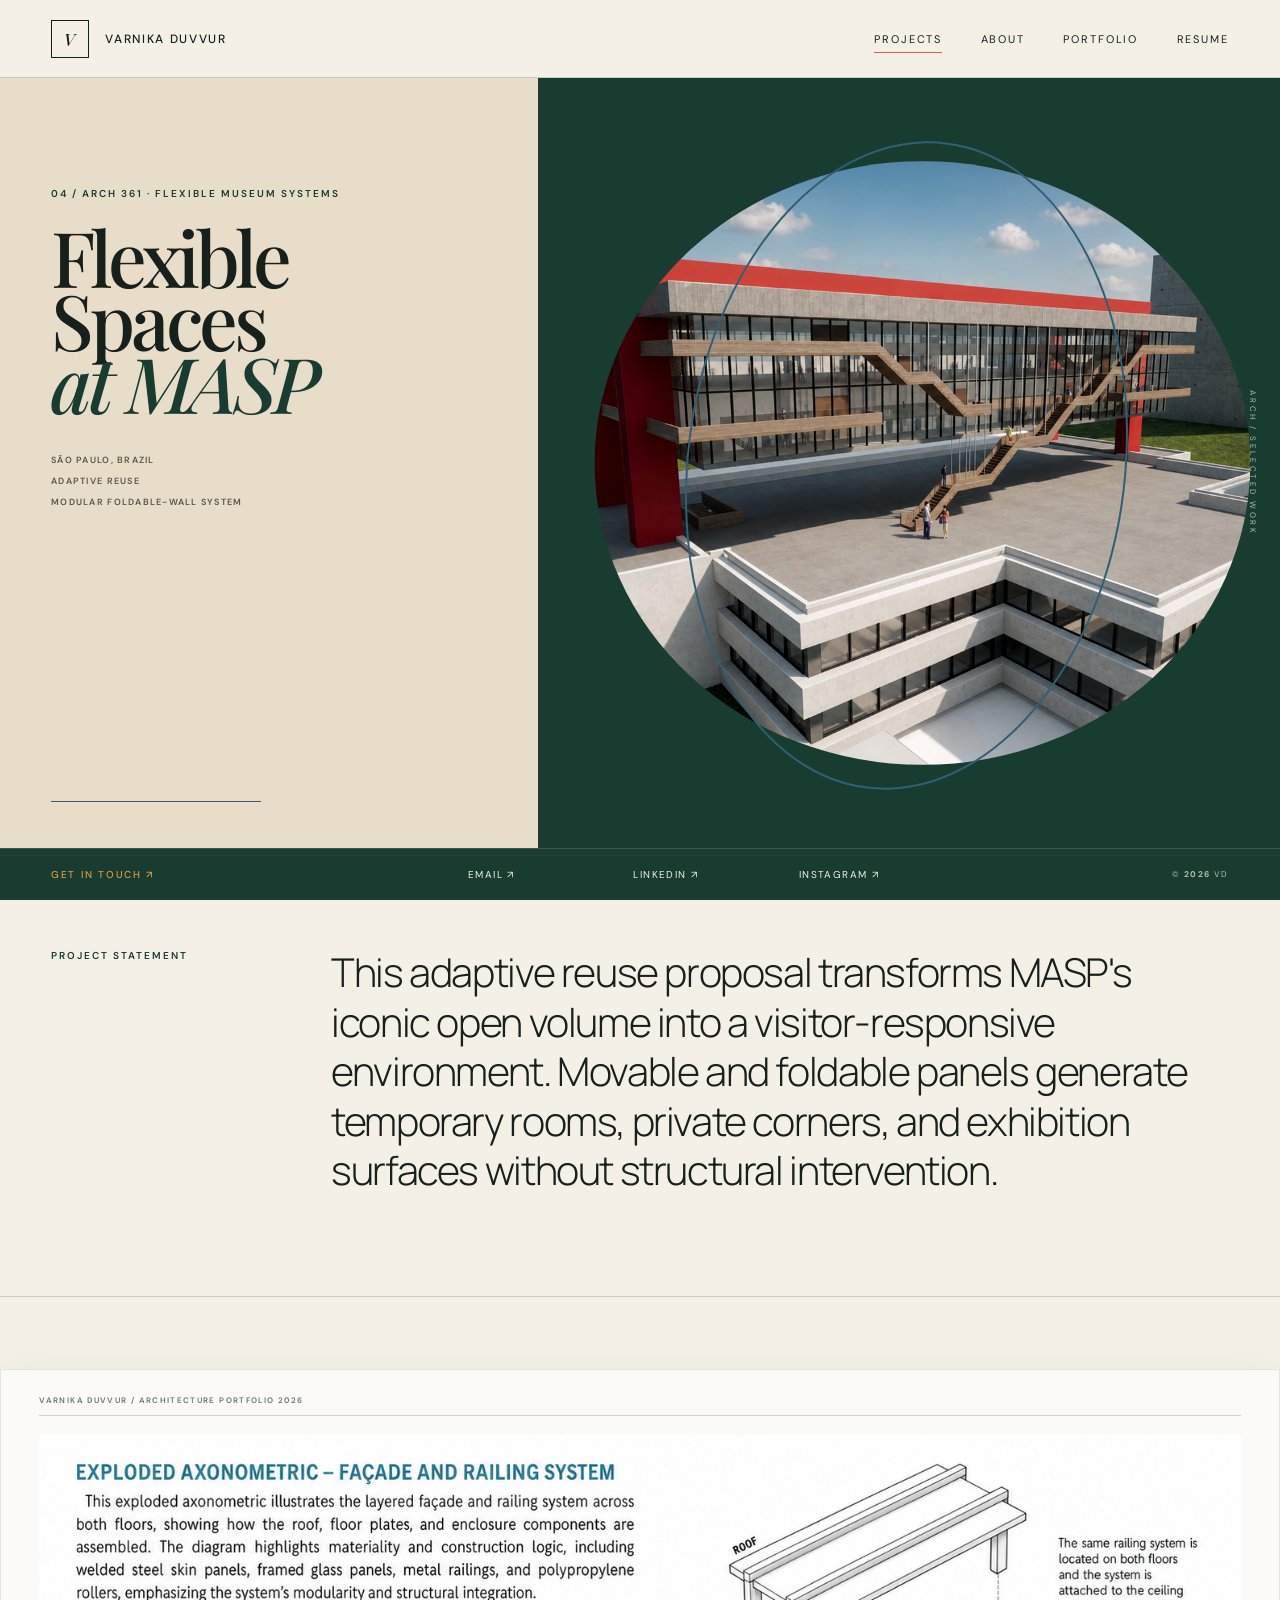
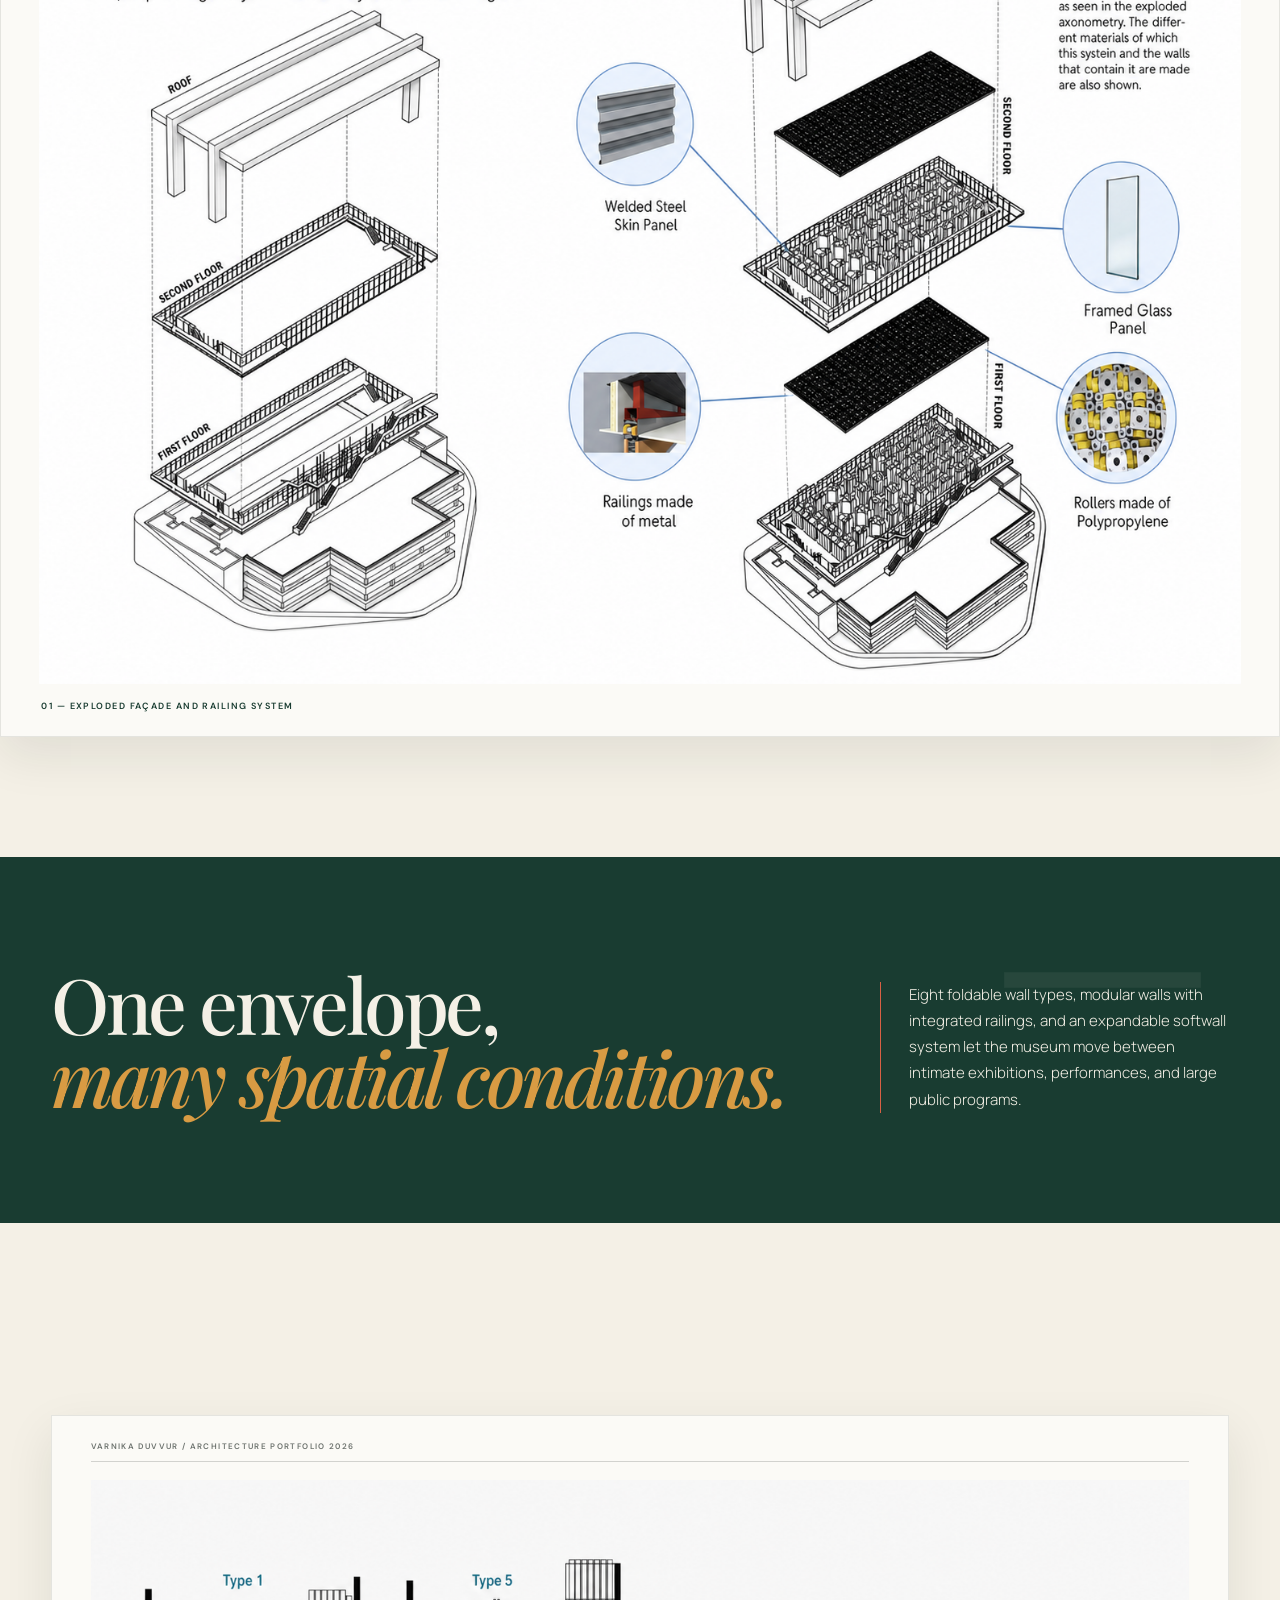
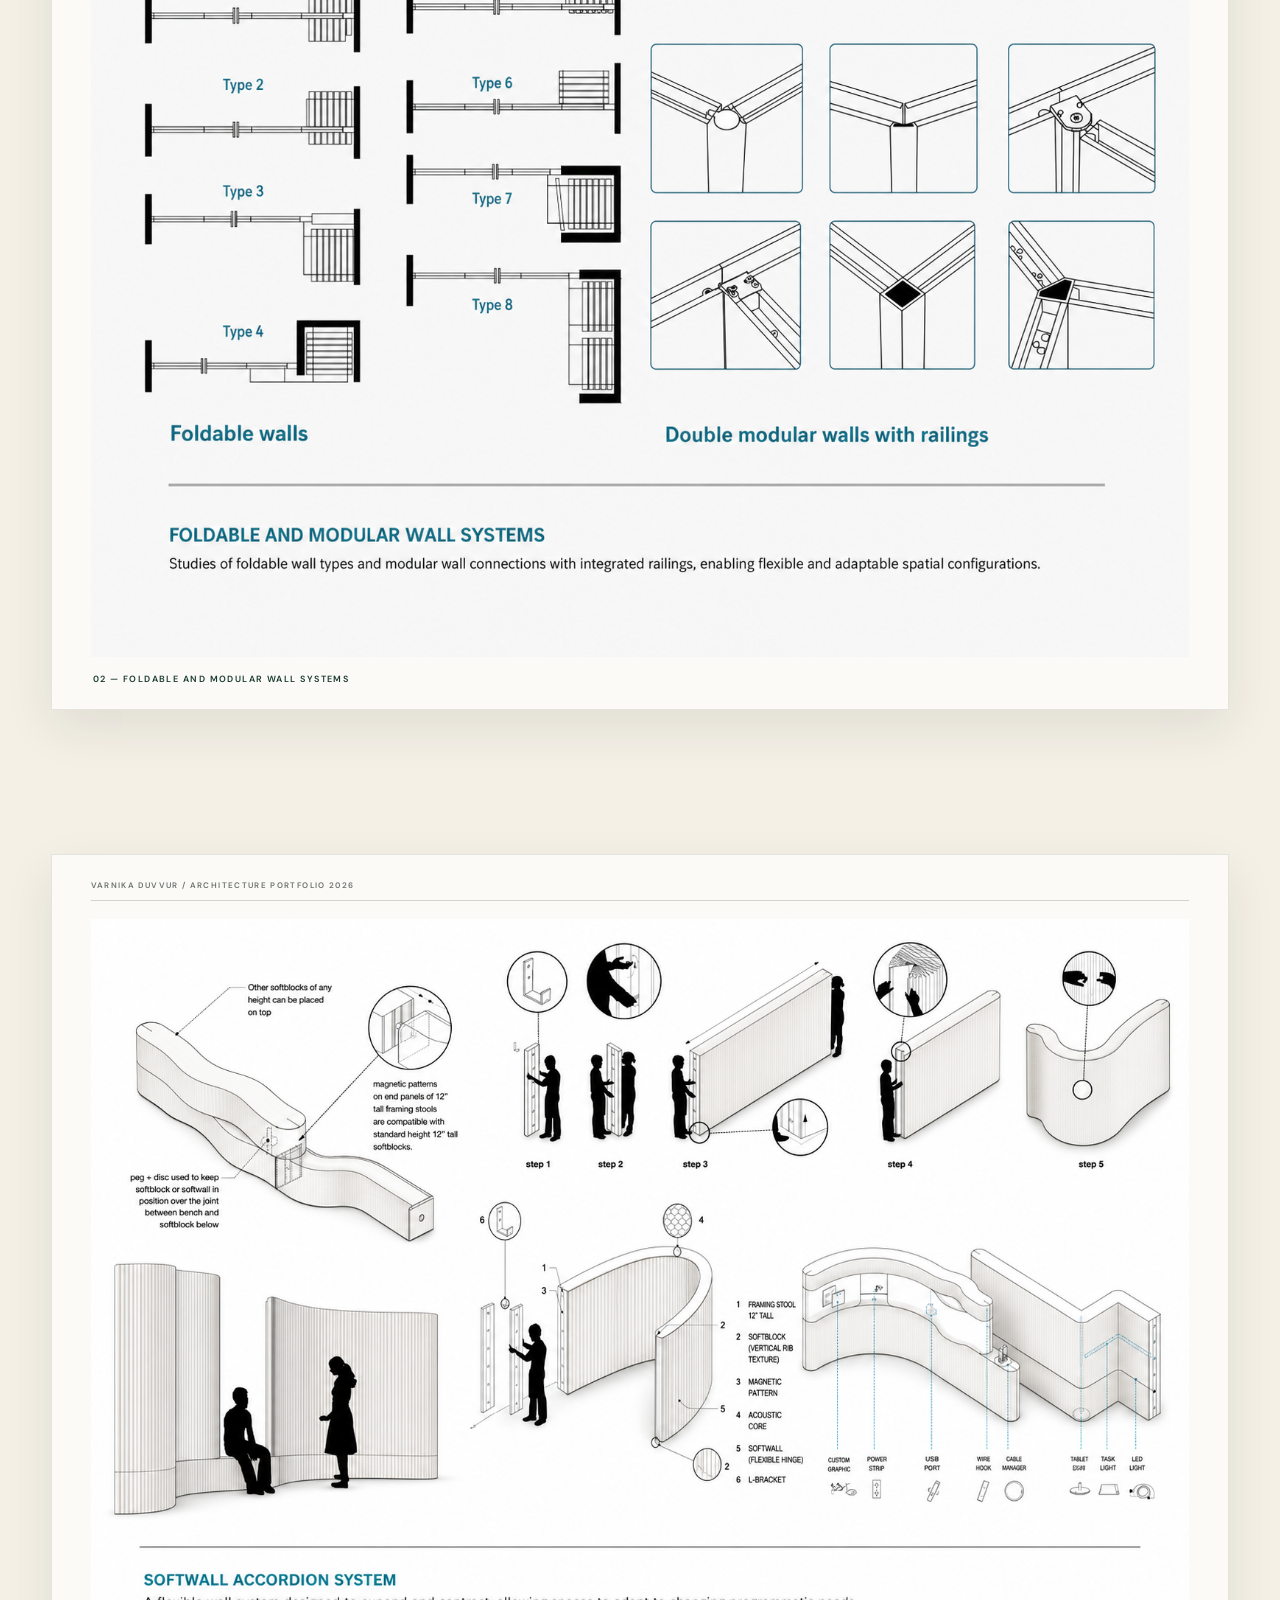
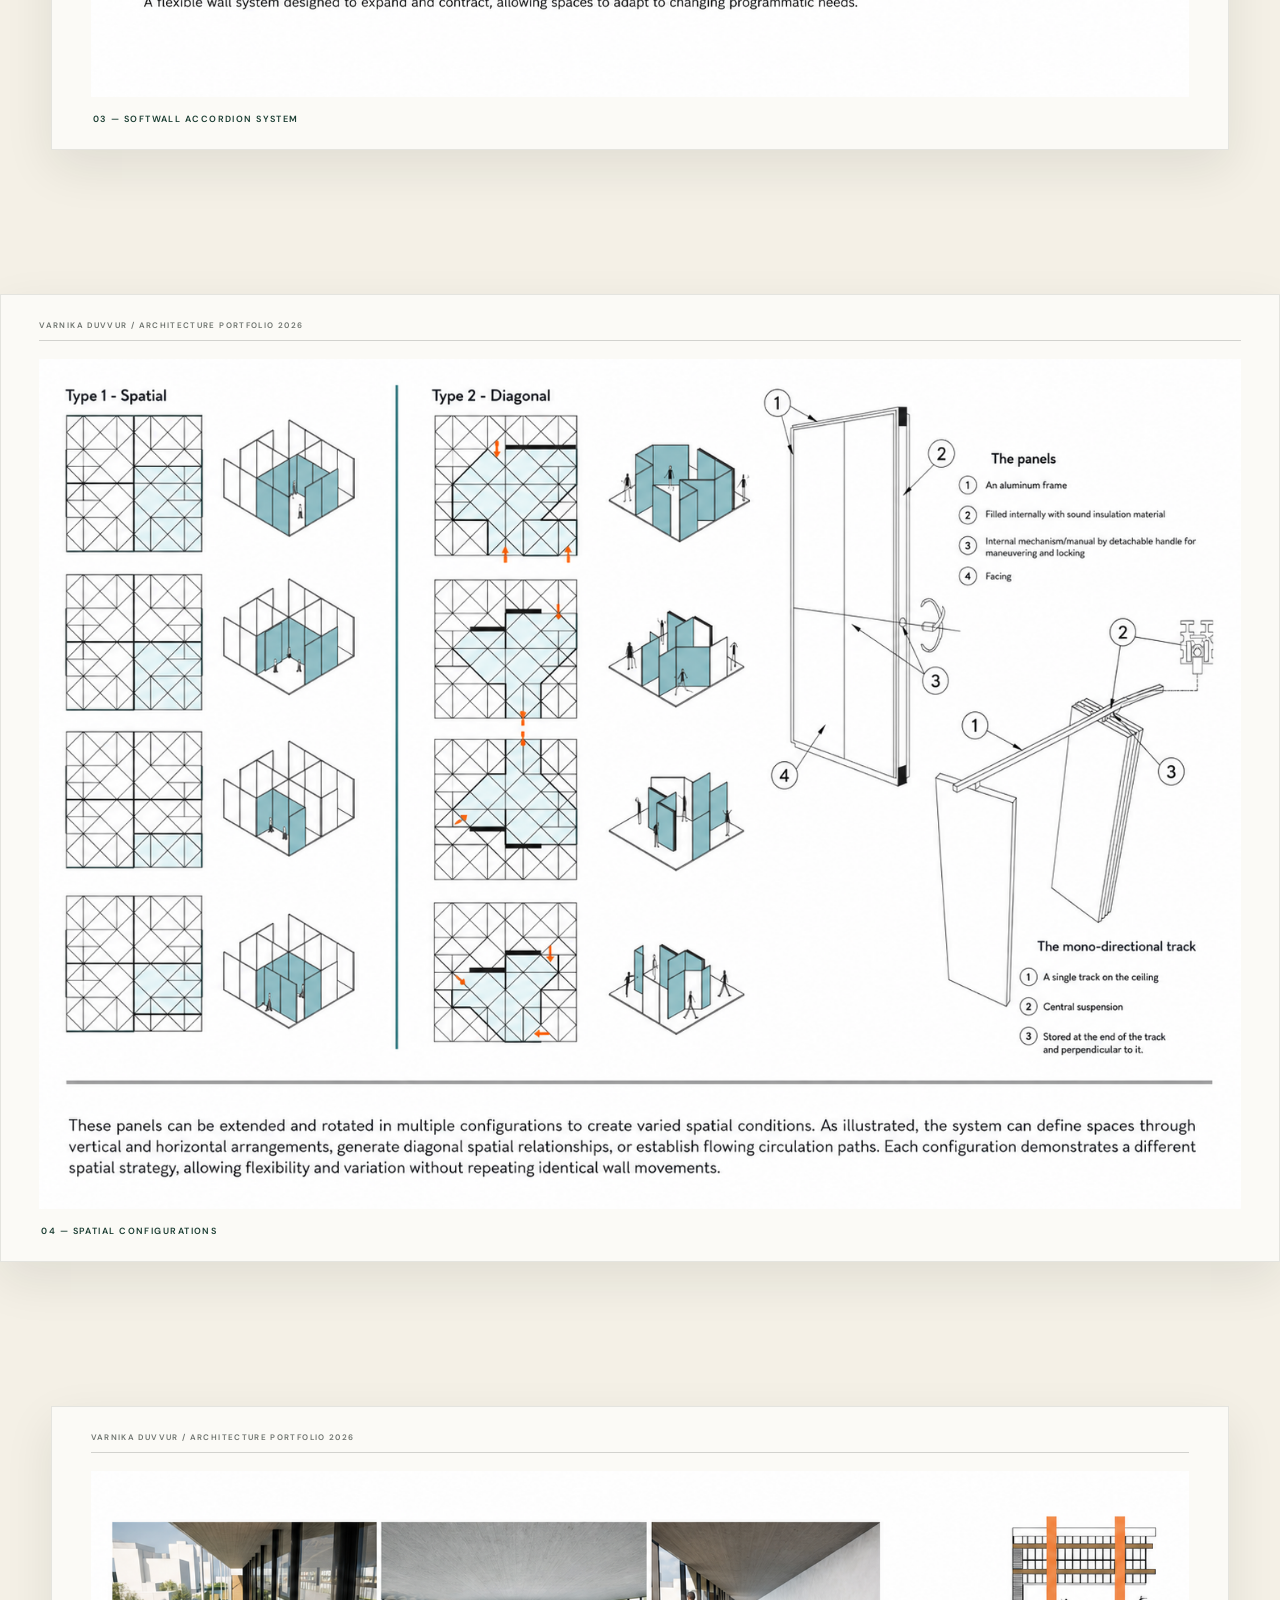
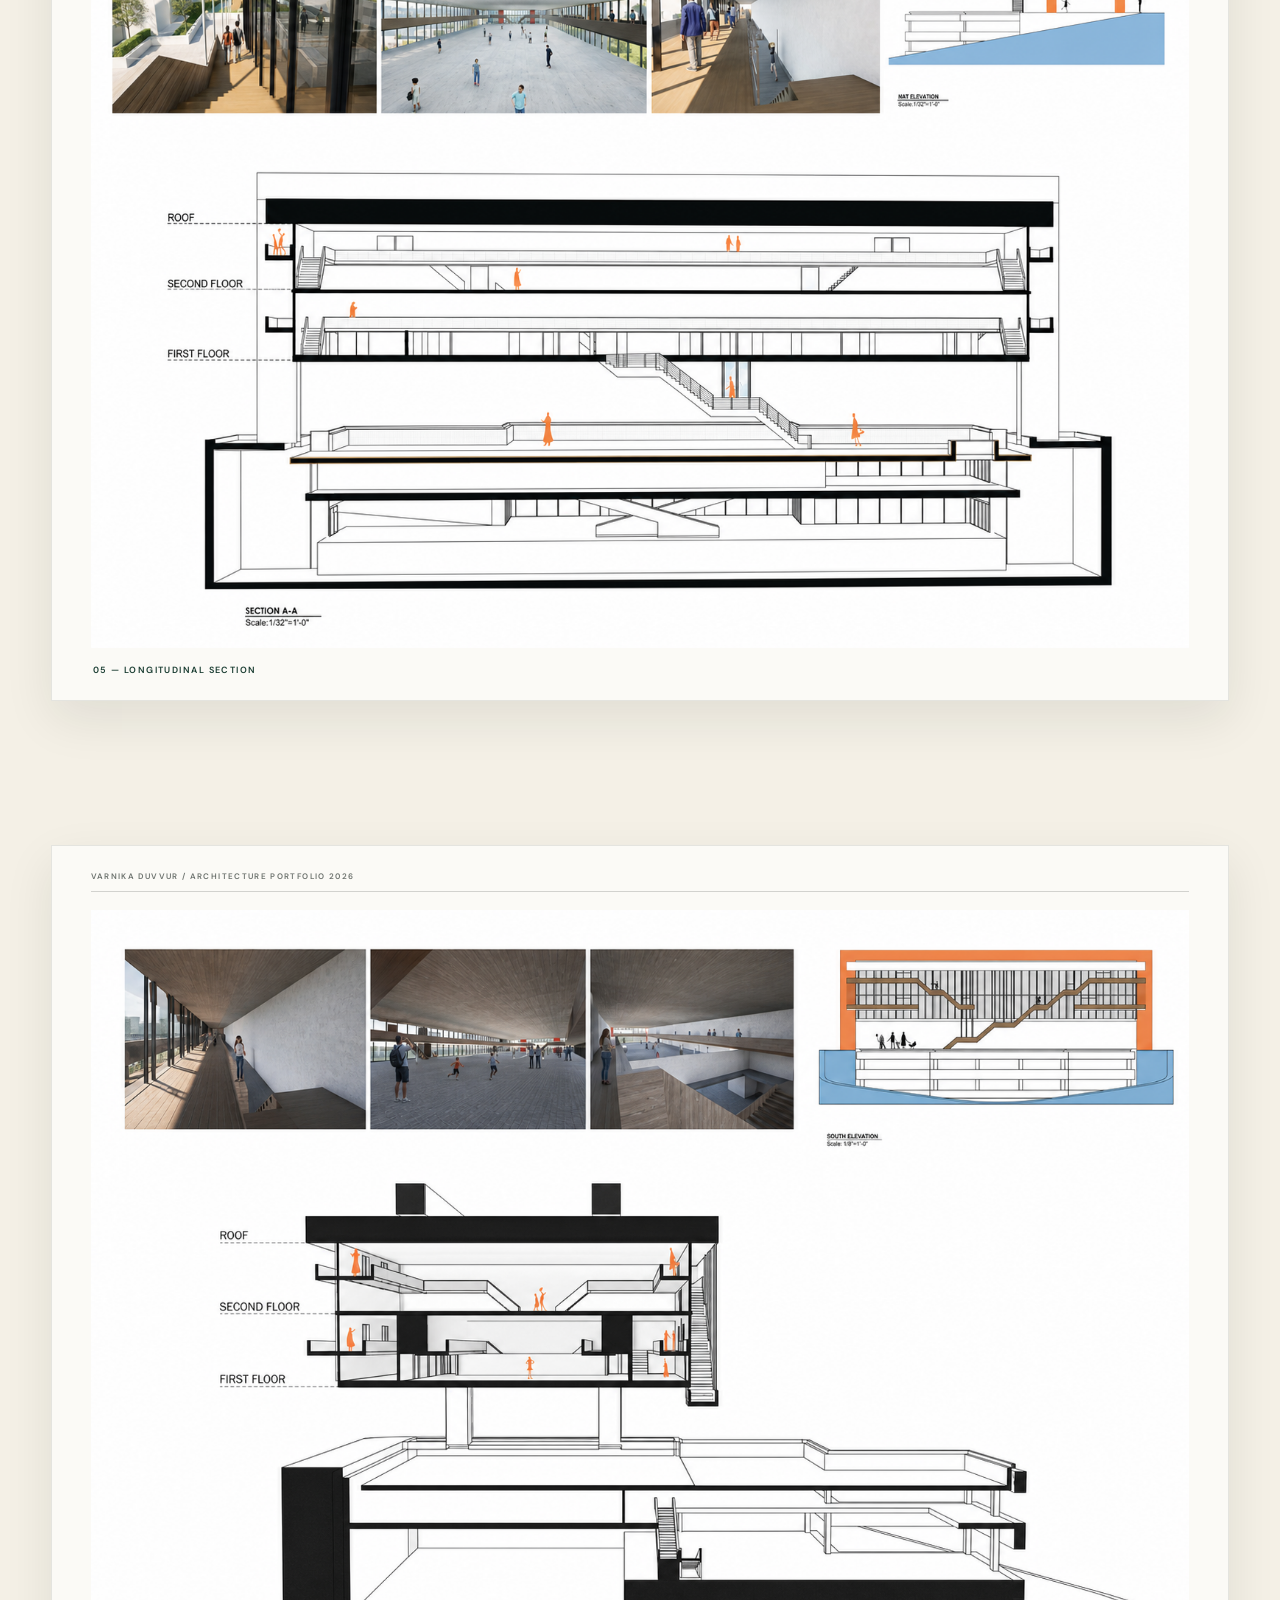
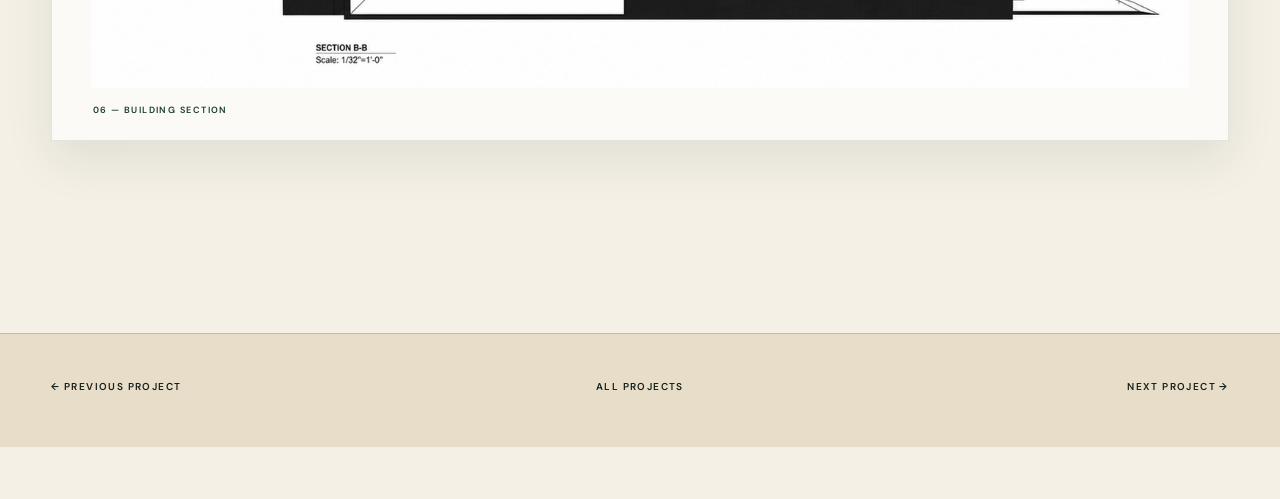
<file: project-masp.html>
<!doctype html>
<html lang="en">
<head>
  <meta charset="utf-8"><meta name="viewport" content="width=device-width,initial-scale=1">
  <meta name="description" content="Flexible Spaces at MASP by Varnika Duvvur.">
  <title>Flexible Spaces at MASP — Varnika Duvvur</title>
  <link rel="preconnect" href="https://fonts.googleapis.com"><link rel="preconnect" href="https://fonts.gstatic.com" crossorigin>
  <link href="https://fonts.googleapis.com/css2?family=DM+Sans:wght@300;400;500;600&family=Manrope:wght@300;400;500&family=Playfair+Display:ital,wght@0,500;1,500&display=swap" rel="stylesheet">
  <link rel="stylesheet" href="style.css"><script src="script.js" defer></script>
</head>
<body class="project project-masp">
  <header class="nav"><a class="brand" href="index.html"><span>V</span> Varnika Duvvur</a><button class="menu-toggle" type="button" aria-expanded="false" aria-controls="main-nav">Menu</button><nav id="main-nav"><a class="active" href="projects.html">Projects</a><a href="about.html">About</a><a href="portfolio.html">Portfolio</a><a href="resume.html">Resume</a></nav></header>
  <main class="project-page">
    <section class="project-hero"><div class="project-title"><p class="kicker">04 / ARCH 361 · Flexible museum systems</p><h1>Flexible Spaces<br><em>at MASP</em></h1><div class="project-meta"><span>São Paulo, Brazil</span><span>Adaptive reuse</span><span>Modular foldable-wall system</span></div></div><img src="assets/enhanced/heroes_masp-ai.png" alt="Flexible spaces proposal for the São Paulo Museum of Art"></section>
    <section class="project-summary"><p class="kicker">Project statement</p><p>This adaptive reuse proposal transforms MASP's iconic open volume into a visitor-responsive environment. Movable and foldable panels generate temporary rooms, private corners, and exhibition surfaces without structural intervention.</p></section>
    <figure class="project-sheet full"><img src="assets/enhanced/portfolio_masp-exploded-ai.png" alt="MASP exploded façade and railing system" loading="lazy"><figcaption>01 — Exploded façade and railing system</figcaption></figure>
    <section class="project-note"><h2>One envelope,<br><em>many spatial conditions.</em></h2><p>Eight foldable wall types, modular walls with integrated railings, and an expandable softwall system let the museum move between intimate exhibitions, performances, and large public programs.</p></section>
    <div class="sheet-grid"><figure class="project-sheet"><img src="assets/enhanced/portfolio_masp-walls-ai.png" alt="MASP foldable wall systems" loading="lazy"><figcaption>02 — Foldable and modular wall systems</figcaption></figure><figure class="project-sheet"><img src="assets/enhanced/portfolio_masp-softwall-ai.png" alt="MASP softwall accordion system" loading="lazy"><figcaption>03 — Softwall accordion system</figcaption></figure></div>
    <figure class="project-sheet full"><img src="assets/enhanced/portfolio_masp-configurations-ai.png" alt="MASP spatial configurations" loading="lazy"><figcaption>04 — Spatial configurations</figcaption></figure>
    <div class="sheet-grid"><figure class="project-sheet"><img src="assets/enhanced/portfolio_masp-section-a-ai.png" alt="MASP longitudinal section" loading="lazy"><figcaption>05 — Longitudinal section</figcaption></figure><figure class="project-sheet"><img src="assets/enhanced/portfolio_masp-section-b-ai.png" alt="MASP building section" loading="lazy"><figcaption>06 — Building section</figcaption></figure></div>
    <nav class="project-pager"><a href="project-branch.html">← Previous project</a><a href="projects.html">All projects</a><a href="project-terra.html">Next project →</a></nav>
  </main>
  <aside class="contact-bar"><span>Get in touch</span><a href="mailto:varnikaduvvur1133@gmail.com">Email ↗</a><a href="https://www.linkedin.com/in/varnika-duvvur/" target="_blank" rel="noopener">LinkedIn ↗</a><a href="https://www.instagram.com/varnika.d_567/" target="_blank" rel="noopener">Instagram ↗</a><small>© <b data-year>2026</b> VD</small></aside>
</body>
</html>
</file>
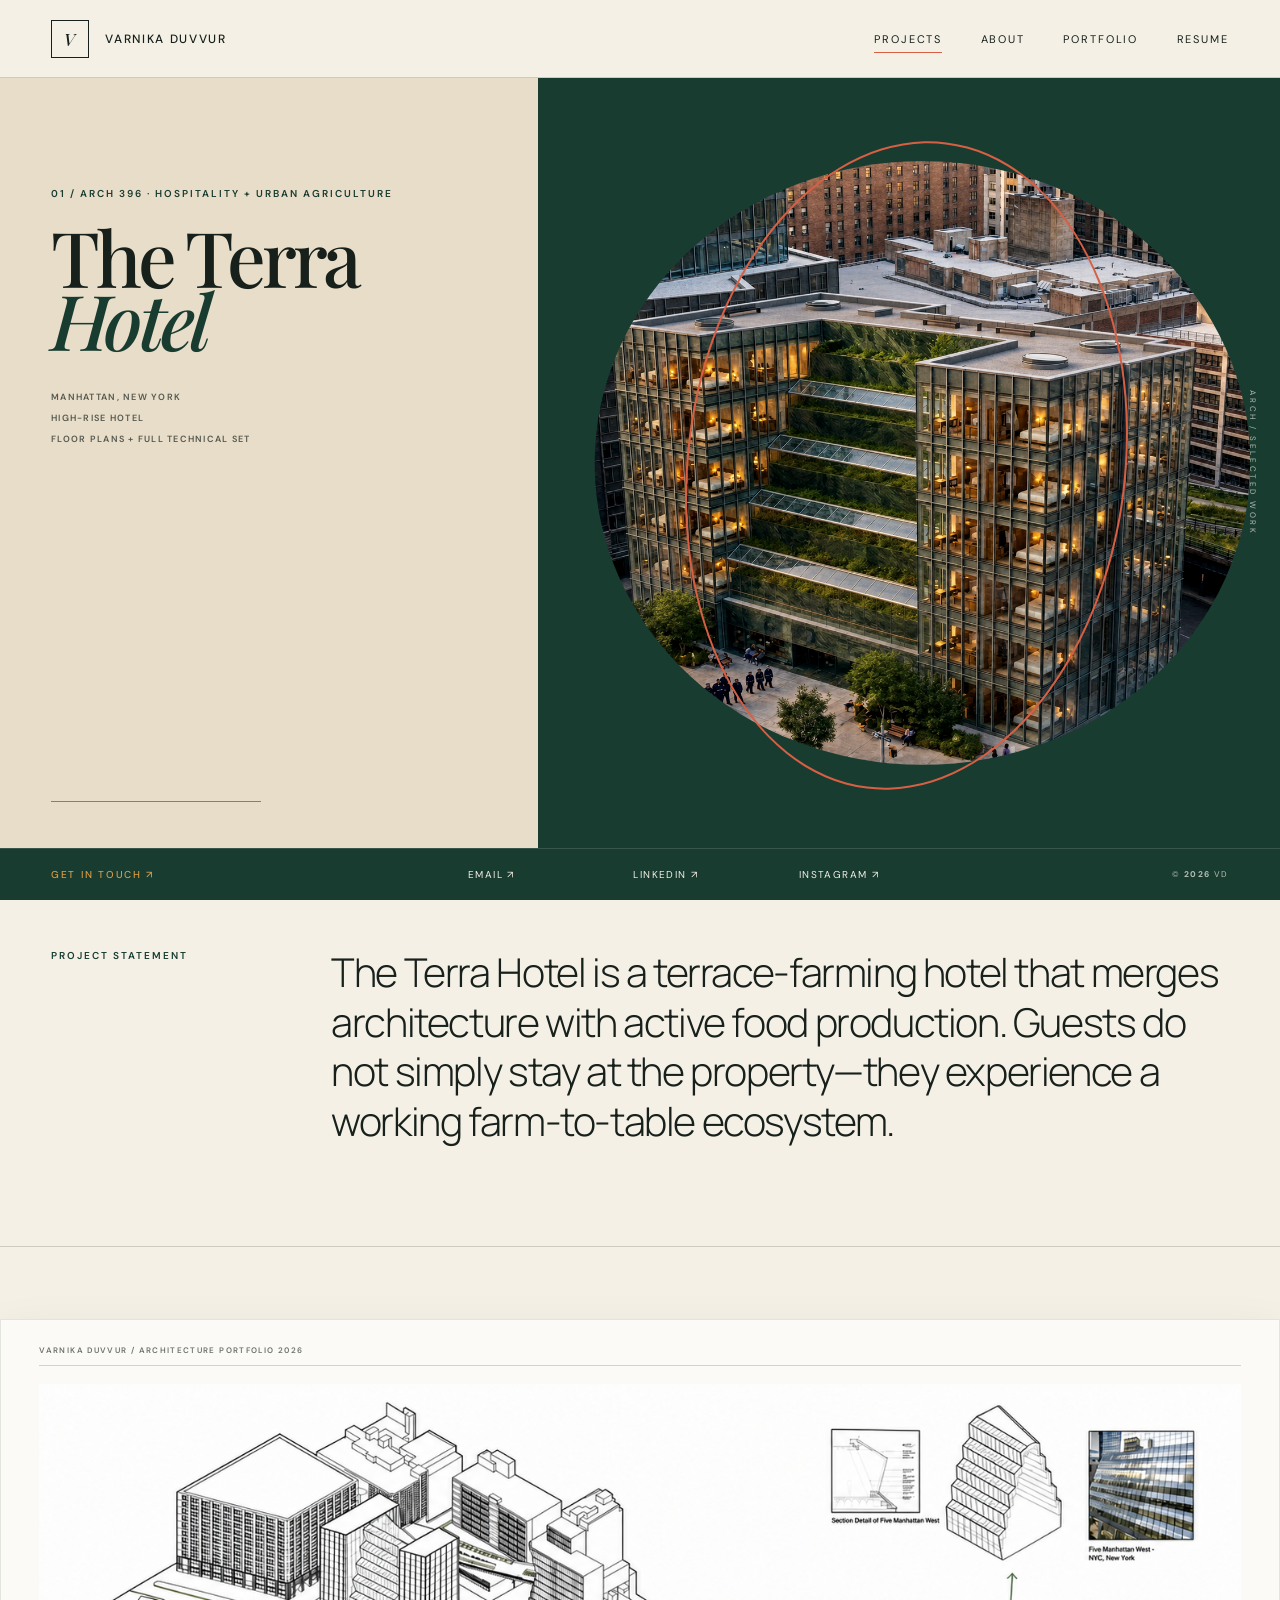
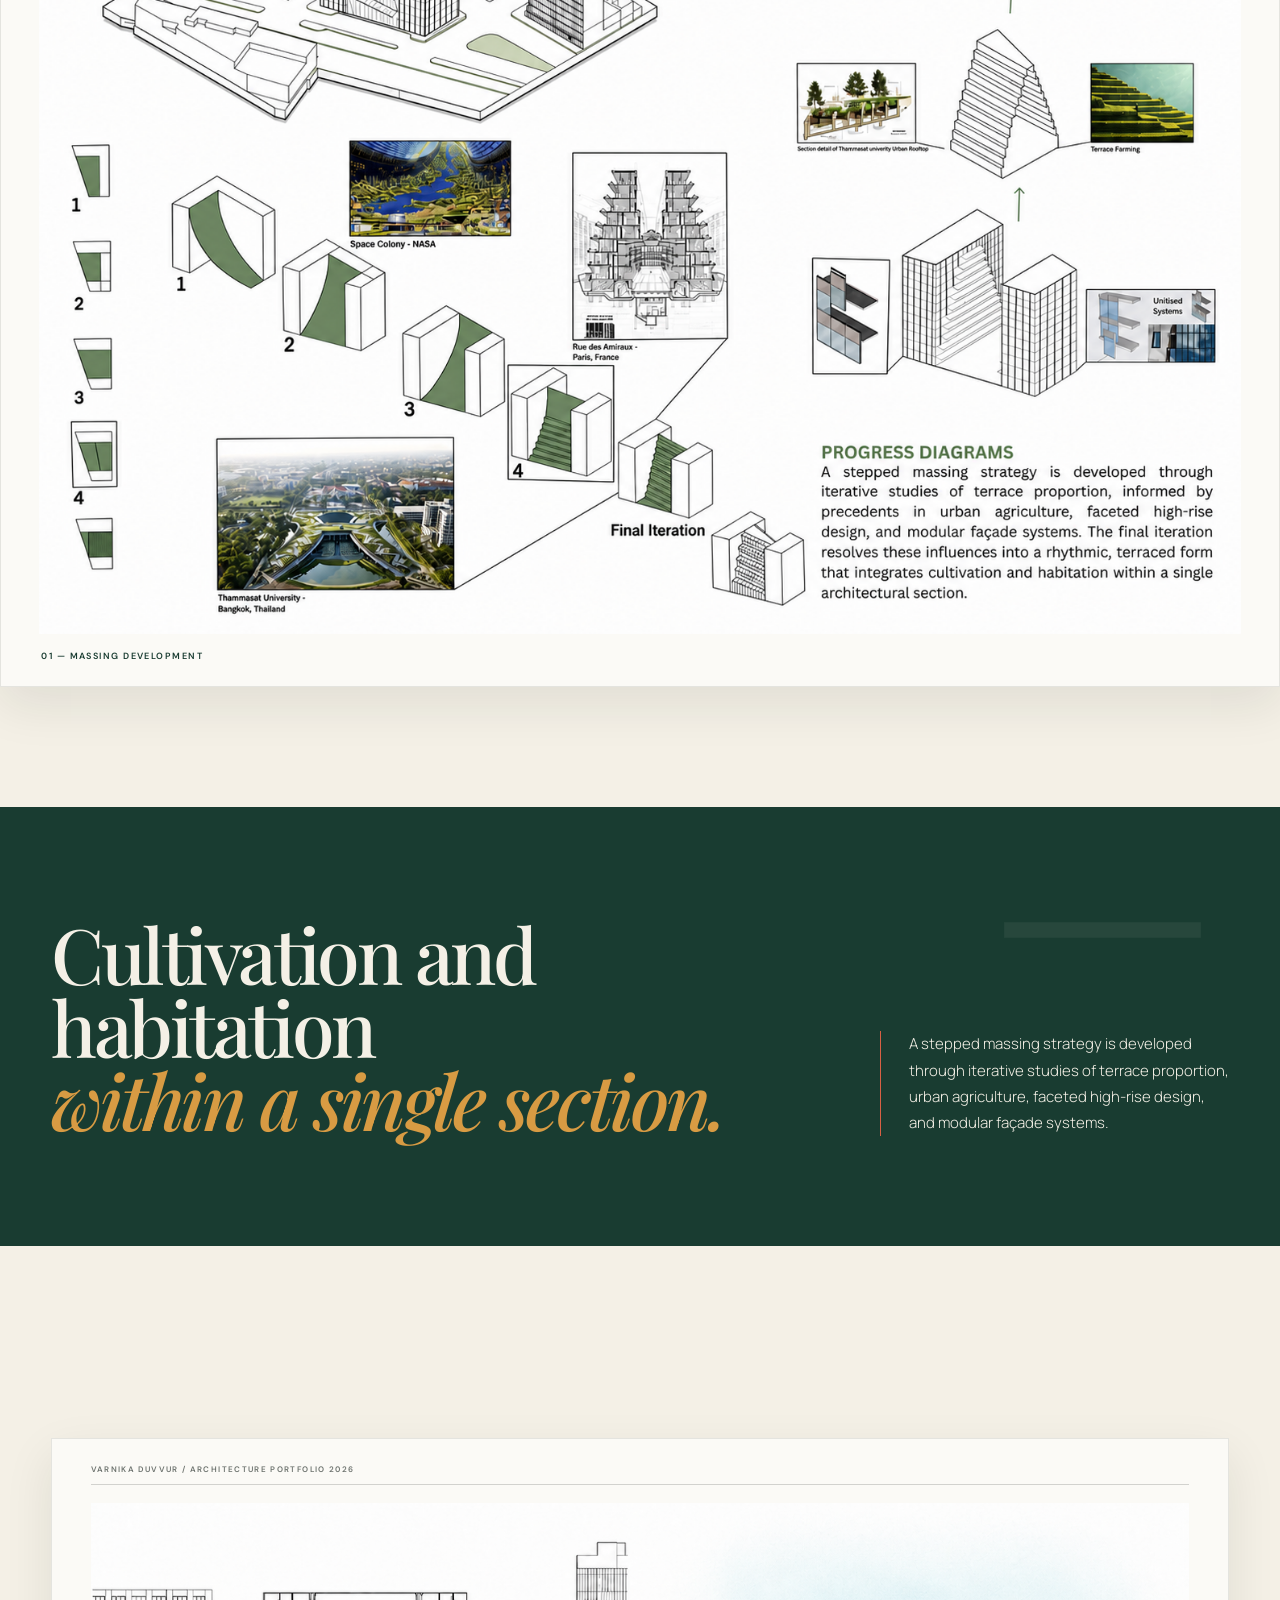
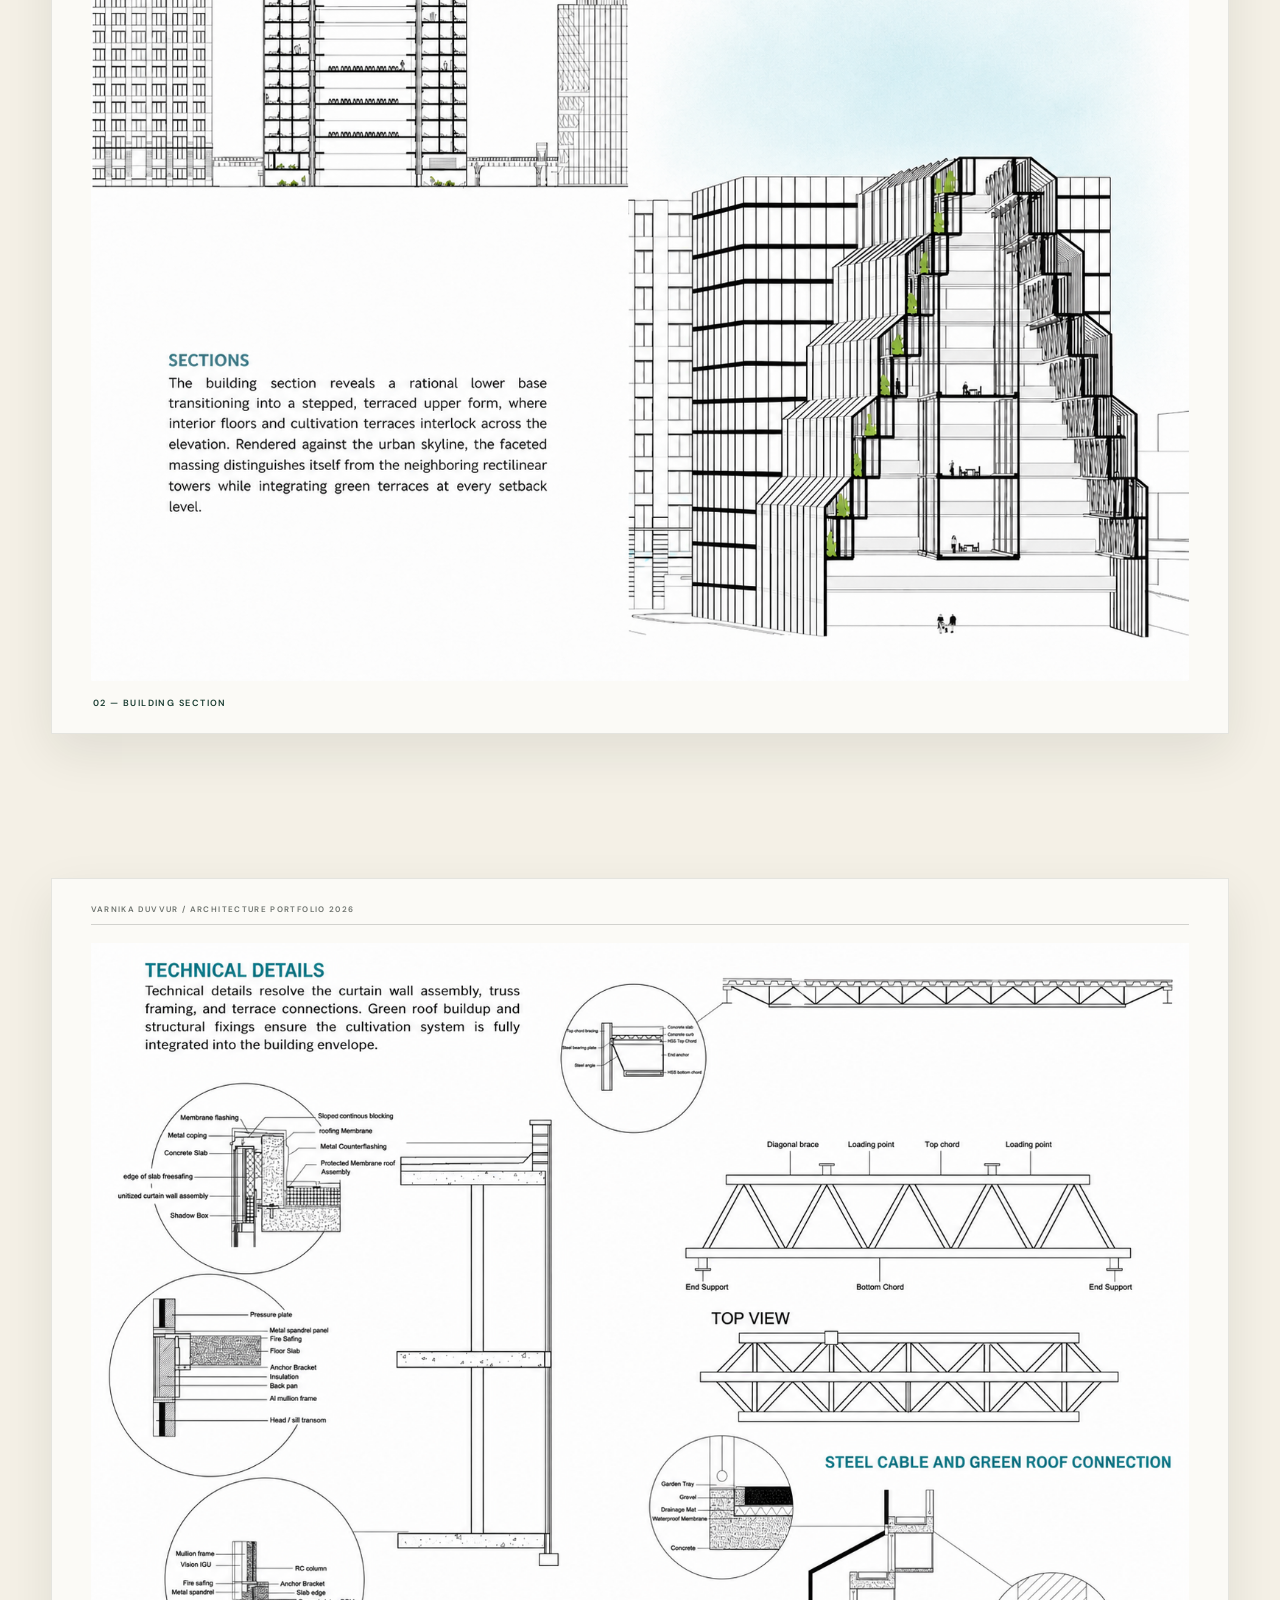
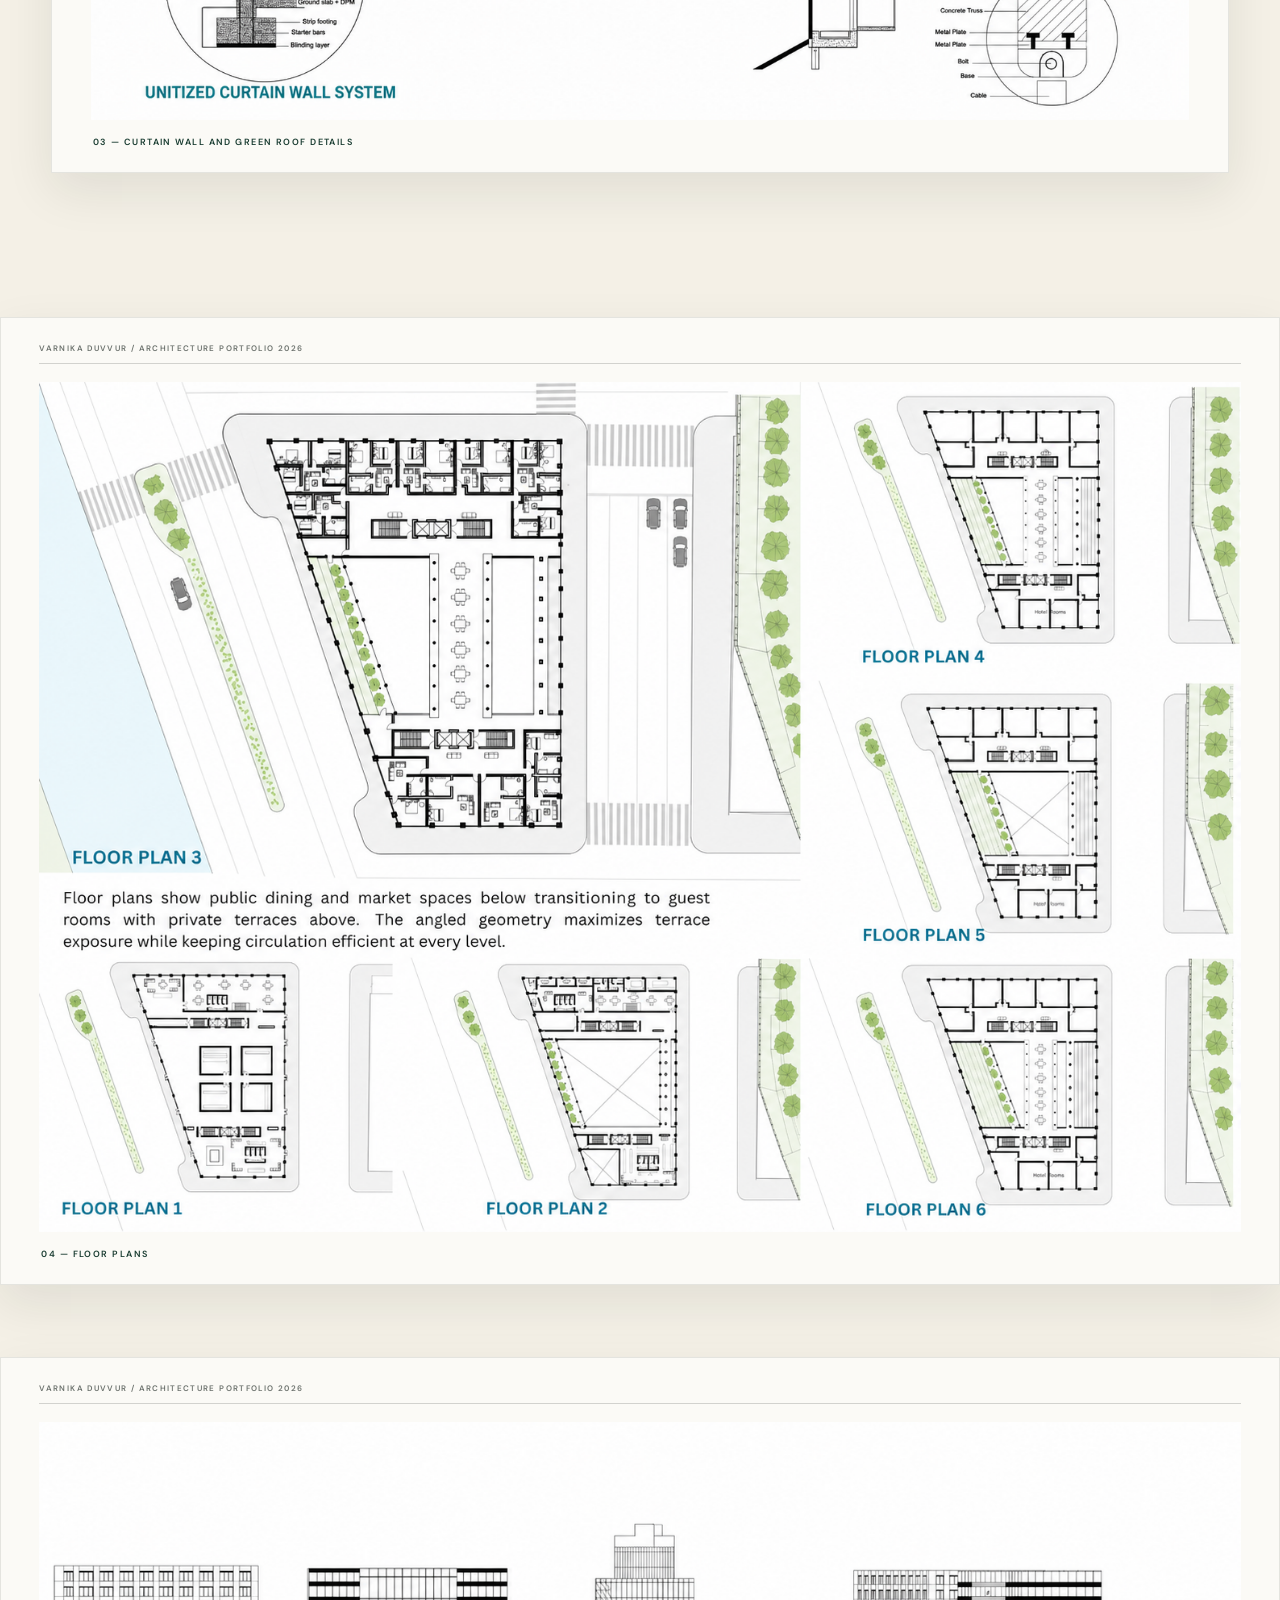
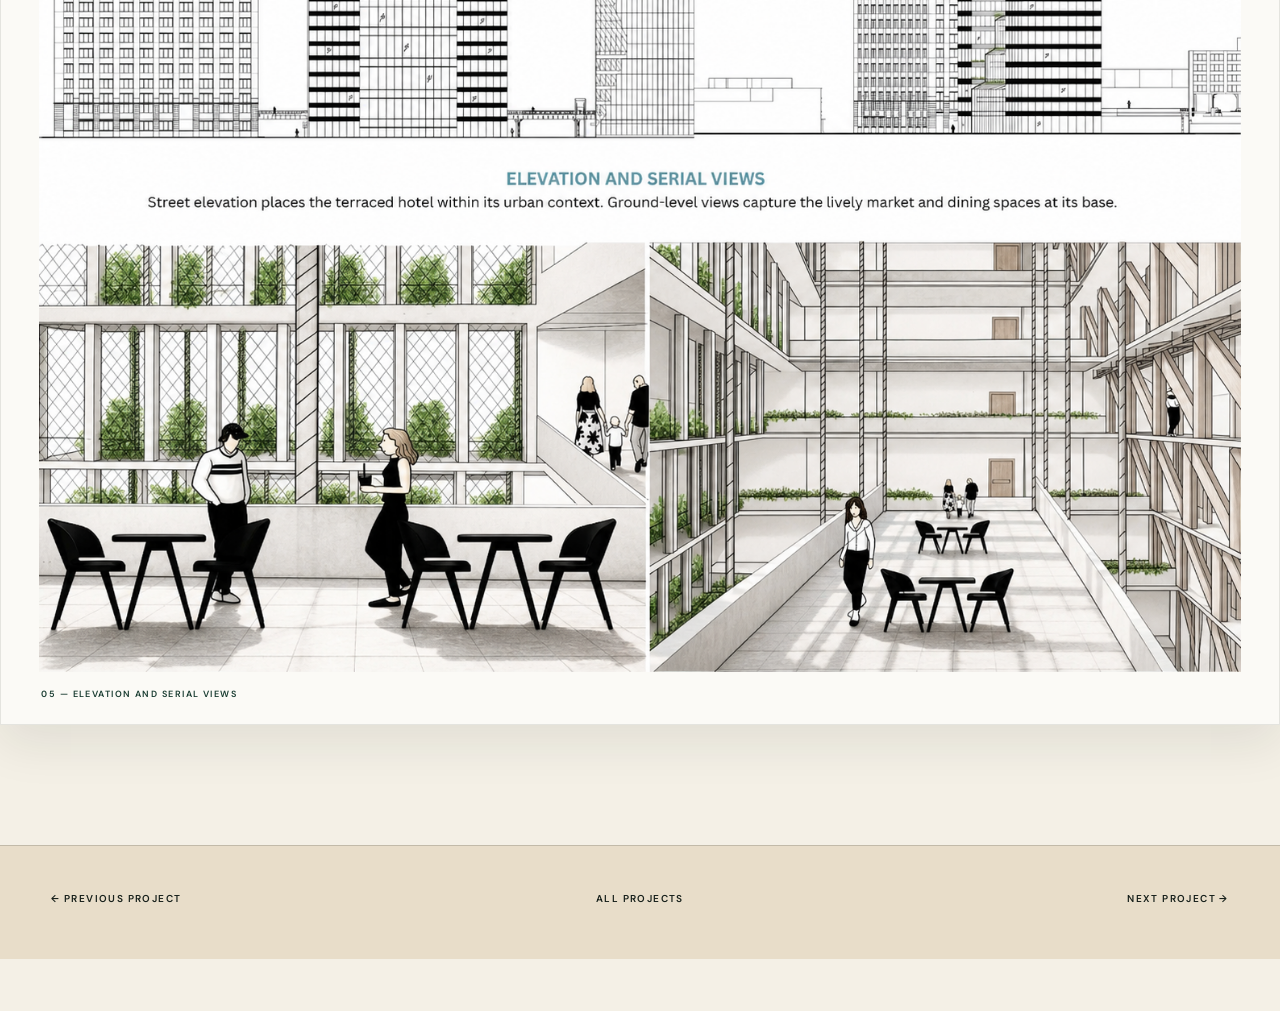
<file: project-terra.html>
<!doctype html>
<html lang="en">
<head>
  <meta charset="utf-8"><meta name="viewport" content="width=device-width,initial-scale=1">
  <meta name="description" content="The Terra Hotel by Varnika Duvvur.">
  <title>The Terra Hotel — Varnika Duvvur</title>
  <link rel="preconnect" href="https://fonts.googleapis.com"><link rel="preconnect" href="https://fonts.gstatic.com" crossorigin>
  <link href="https://fonts.googleapis.com/css2?family=DM+Sans:wght@300;400;500;600&family=Manrope:wght@300;400;500&family=Playfair+Display:ital,wght@0,500;1,500&display=swap" rel="stylesheet">
  <link rel="stylesheet" href="style.css"><script src="script.js" defer></script>
</head>
<body class="project project-terra">
  <header class="nav"><a class="brand" href="index.html"><span>V</span> Varnika Duvvur</a><button class="menu-toggle" type="button" aria-expanded="false" aria-controls="main-nav">Menu</button><nav id="main-nav"><a class="active" href="projects.html">Projects</a><a href="about.html">About</a><a href="portfolio.html">Portfolio</a><a href="resume.html">Resume</a></nav></header>
  <main class="project-page">
    <section class="project-hero"><div class="project-title"><p class="kicker">01 / ARCH 396 · Hospitality + urban agriculture</p><h1>The Terra<br><em>Hotel</em></h1><div class="project-meta"><span>Manhattan, New York</span><span>High-rise hotel</span><span>Floor plans + full technical set</span></div></div><img src="assets/enhanced/heroes_terra-ai.png" alt="The Terra Hotel in the Manhattan skyline"></section>
    <section class="project-summary"><p class="kicker">Project statement</p><p>The Terra Hotel is a terrace-farming hotel that merges architecture with active food production. Guests do not simply stay at the property—they experience a working farm-to-table ecosystem.</p></section>
    <figure class="project-sheet full"><img src="assets/enhanced/portfolio_terra-process-ai-restored.png" alt="Terra Hotel massing process" loading="lazy"><figcaption>01 — Massing development</figcaption></figure>
    <section class="project-note"><h2>Cultivation and habitation<br><em>within a single section.</em></h2><p>A stepped massing strategy is developed through iterative studies of terrace proportion, urban agriculture, faceted high-rise design, and modular façade systems.</p></section>
    <div class="sheet-grid"><figure class="project-sheet"><img src="assets/enhanced/portfolio_terra-section-ai-v2.png" alt="Terra Hotel building section" loading="lazy"><figcaption>02 — Building section</figcaption></figure><figure class="project-sheet"><img src="assets/enhanced/portfolio_terra-details-ai.png" alt="Terra Hotel technical details" loading="lazy"><figcaption>03 — Curtain wall and green roof details</figcaption></figure></div>
    <figure class="project-sheet full"><img src="assets/enhanced/portfolio_terra-plans-ai.png" alt="Terra Hotel floor plans" loading="lazy"><figcaption>04 — Floor plans</figcaption></figure>
    <figure class="project-sheet full"><img src="assets/enhanced/portfolio_terra-elevation-ai.png" alt="Terra Hotel elevation and street views" loading="lazy"><figcaption>05 — Elevation and serial views</figcaption></figure>
    <nav class="project-pager"><a href="project-masp.html">← Previous project</a><a href="projects.html">All projects</a><a href="project-liberty.html">Next project →</a></nav>
  </main>
  <aside class="contact-bar"><span>Get in touch</span><a href="mailto:varnikaduvvur1133@gmail.com">Email ↗</a><a href="https://www.linkedin.com/in/varnika-duvvur/" target="_blank" rel="noopener">LinkedIn ↗</a><a href="https://www.instagram.com/varnika.d_567/" target="_blank" rel="noopener">Instagram ↗</a><small>© <b data-year>2026</b> VD</small></aside>
</body>
</html>
</file>
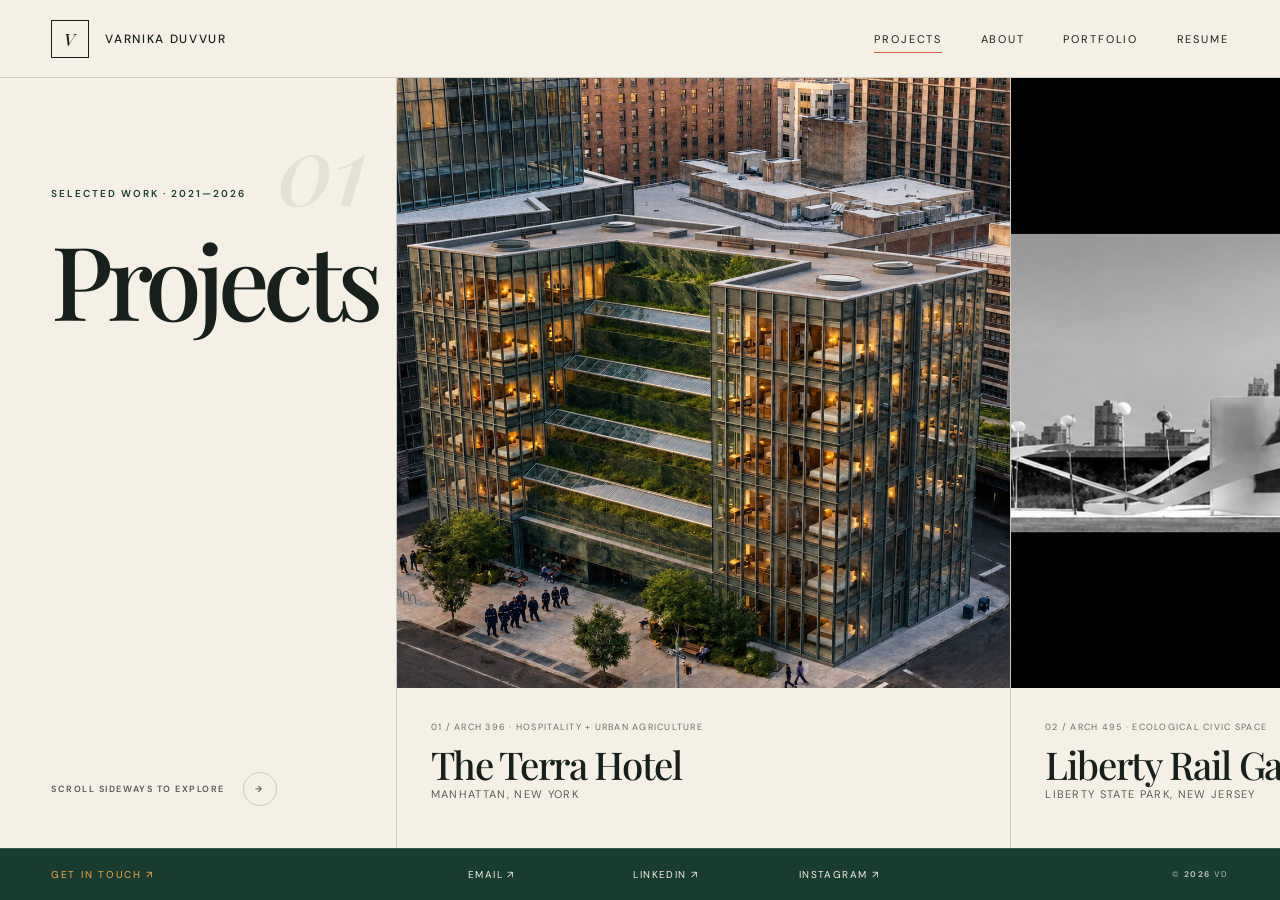
<file: projects.html>
<!doctype html>
<html lang="en">
<head>
  <meta charset="utf-8"><meta name="viewport" content="width=device-width,initial-scale=1"><meta name="description" content="Selected architecture projects by Varnika Duvvur.">
  <title>Projects — Varnika Duvvur</title><link rel="preconnect" href="https://fonts.googleapis.com"><link rel="preconnect" href="https://fonts.gstatic.com" crossorigin>
  <link href="https://fonts.googleapis.com/css2?family=DM+Sans:wght@300;400;500;600&family=Manrope:wght@300;400;500&family=Playfair+Display:ital,wght@0,500;1,500&display=swap" rel="stylesheet"><link rel="stylesheet" href="style.css"><script src="script.js" defer></script>
</head>
<body class="projects-page">
  <header class="nav"><a class="brand" href="index.html"><span>V</span> Varnika Duvvur</a><button class="menu-toggle" type="button" aria-expanded="false" aria-controls="main-nav">Menu</button><nav id="main-nav"><a class="active" href="projects.html">Projects</a><a href="about.html">About</a><a href="portfolio.html">Portfolio</a><a href="resume.html">Resume</a></nav></header>
  <main class="projects-main">
    <div class="projects-heading"><p class="kicker">Selected work · 2021—2026</p><h1>Projects</h1><p>Scroll sideways to explore <span>→</span></p></div>
    <div class="project-rail" tabindex="0" aria-label="Architecture projects. Scroll horizontally.">
      <a class="rail-card" href="project-terra.html"><figure><img src="assets/enhanced/heroes_terra-ai.png" alt="Terra Hotel planted tower" fetchpriority="high"><figcaption><span>01 / ARCH 396 · Hospitality + urban agriculture</span><h2>The Terra Hotel</h2><p>Manhattan, New York</p></figcaption></figure></a>
      <a class="rail-card" href="project-liberty.html"><figure><img src="assets/enhanced/heroes_liberty-ai.png" alt="Liberty Rail Gardens elevation"><figcaption><span>02 / ARCH 495 · Ecological civic space</span><h2>Liberty Rail Gardens</h2><p>Liberty State Park, New Jersey</p></figcaption></figure></a>
      <a class="rail-card" href="project-branch.html"><figure><img src="assets/enhanced/heroes_branch-ai.png" alt="Branch Brook Park Modern Art Gallery"><figcaption><span>03 / ARCH 296 · Adaptive reuse</span><h2>Branch Brook Park Gallery</h2><p>Newark, New Jersey</p></figcaption></figure></a>
      <a class="rail-card" href="project-masp.html"><figure><img src="assets/enhanced/heroes_masp-ai.png" alt="Flexible spaces proposal at MASP"><figcaption><span>04 / ARCH 361 · Flexible museum systems</span><h2>Flexible Spaces at MASP</h2><p>São Paulo, Brazil</p></figcaption></figure></a>
      <div class="rail-end"><p>End of collection</p><a href="portfolio.html">View complete portfolio ↗</a></div>
    </div>
  </main>
  <aside class="contact-bar"><span>Get in touch</span><a href="mailto:varnikaduvvur1133@gmail.com">Email ↗</a><a href="https://www.linkedin.com/in/varnika-duvvur/" target="_blank" rel="noopener">LinkedIn ↗</a><a href="https://www.instagram.com/varnika.d_567/" target="_blank" rel="noopener">Instagram ↗</a><small>© <b data-year>2026</b> VD</small></aside>
</body>
</html>
</file>
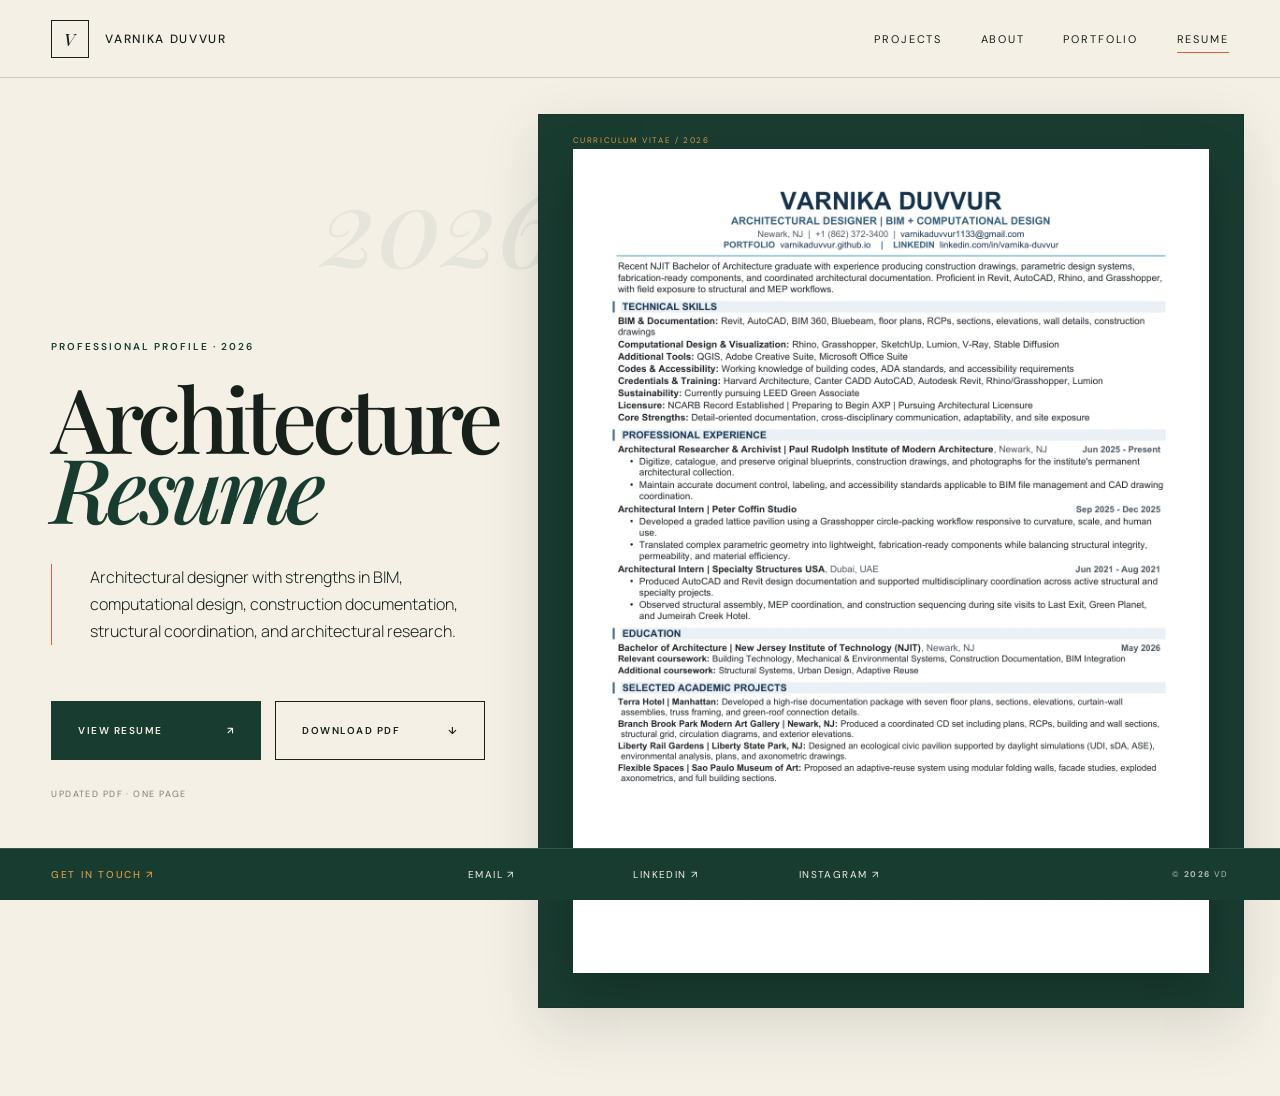
<file: resume.html>
<!doctype html>
<html lang="en">
<head>
  <meta charset="utf-8"><meta name="viewport" content="width=device-width,initial-scale=1">
  <meta name="description" content="Architecture resume of Varnika Duvvur.">
  <title>Resume — Varnika Duvvur</title>
  <link rel="preconnect" href="https://fonts.googleapis.com"><link rel="preconnect" href="https://fonts.gstatic.com" crossorigin>
  <link href="https://fonts.googleapis.com/css2?family=DM+Sans:wght@300;400;500;600&family=Manrope:wght@300;400;500&family=Playfair+Display:ital,wght@0,500;1,500&display=swap" rel="stylesheet">
  <link rel="stylesheet" href="style.css"><script src="script.js" defer></script>
</head>
<body class="portfolio-page resume-page">
  <header class="nav"><a class="brand" href="index.html"><span>V</span> Varnika Duvvur</a><button class="menu-toggle" type="button" aria-expanded="false" aria-controls="main-nav">Menu</button><nav id="main-nav"><a href="projects.html">Projects</a><a href="about.html">About</a><a href="portfolio.html">Portfolio</a><a class="active" href="resume.html">Resume</a></nav></header>
  <main class="portfolio-main">
    <div class="portfolio-copy"><p class="kicker">Professional profile · 2026</p><h1>Architecture<br><em>Resume</em></h1><p>Architectural designer with strengths in BIM, computational design, construction documentation, structural coordination, and architectural research.</p><div class="portfolio-actions"><a class="primary-action" href="Varnika-Duvvur-Resume.pdf?v=20260811" target="_blank" rel="noopener">View resume <span>↗</span></a><a class="secondary-action" href="Varnika-Duvvur-Resume.pdf?v=20260811" download="Varnika-Duvvur-Resume.pdf">Download PDF <span>↓</span></a></div><small>Updated PDF · One page</small></div>
    <figure class="portfolio-cover resume-cover"><img src="assets/resume-preview.webp?v=20260811" alt="Preview of Varnika Duvvur's updated architecture resume"></figure>
  </main>
  <aside class="contact-bar"><span>Get in touch</span><a href="mailto:varnikaduvvur1133@gmail.com">Email ↗</a><a href="https://www.linkedin.com/in/varnika-duvvur/" target="_blank" rel="noopener">LinkedIn ↗</a><a href="https://www.instagram.com/varnika.d_567/" target="_blank" rel="noopener">Instagram ↗</a><small>© <b data-year>2026</b> VD</small></aside>
</body>
</html>
</file>
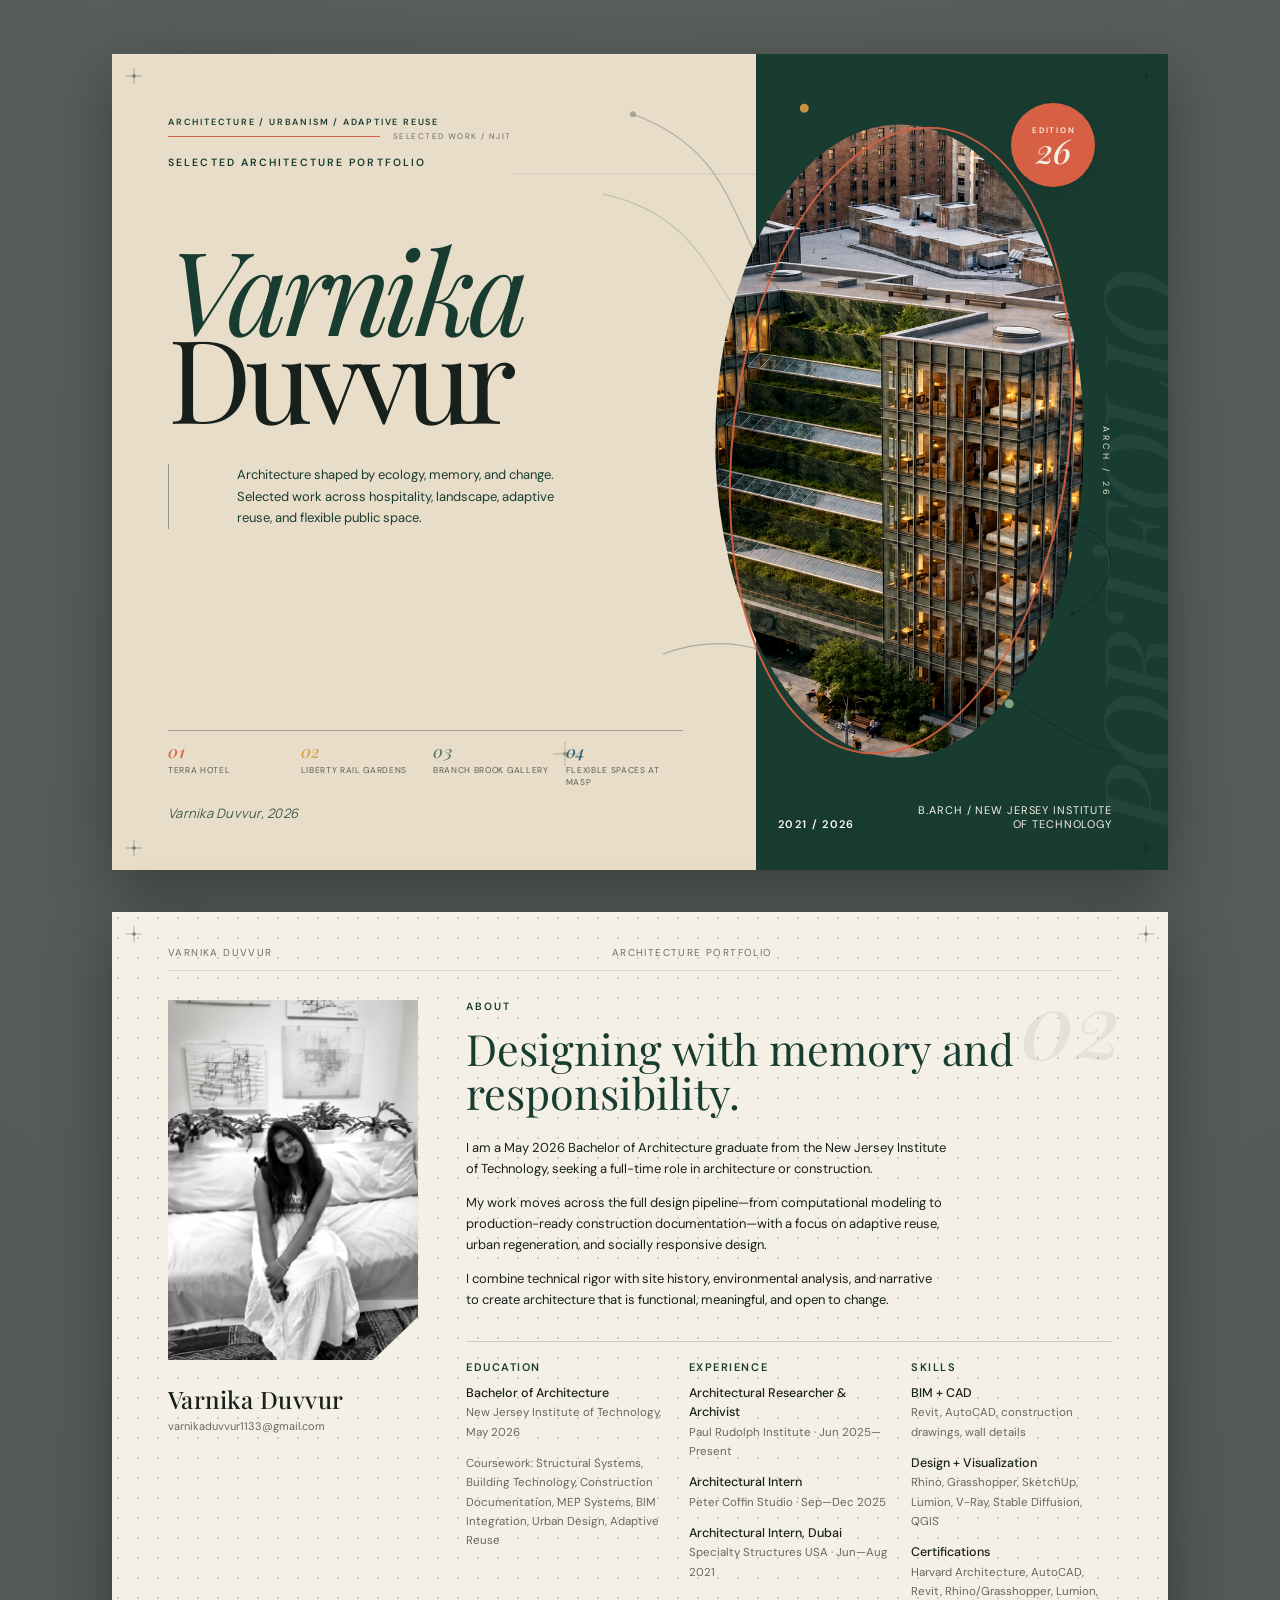
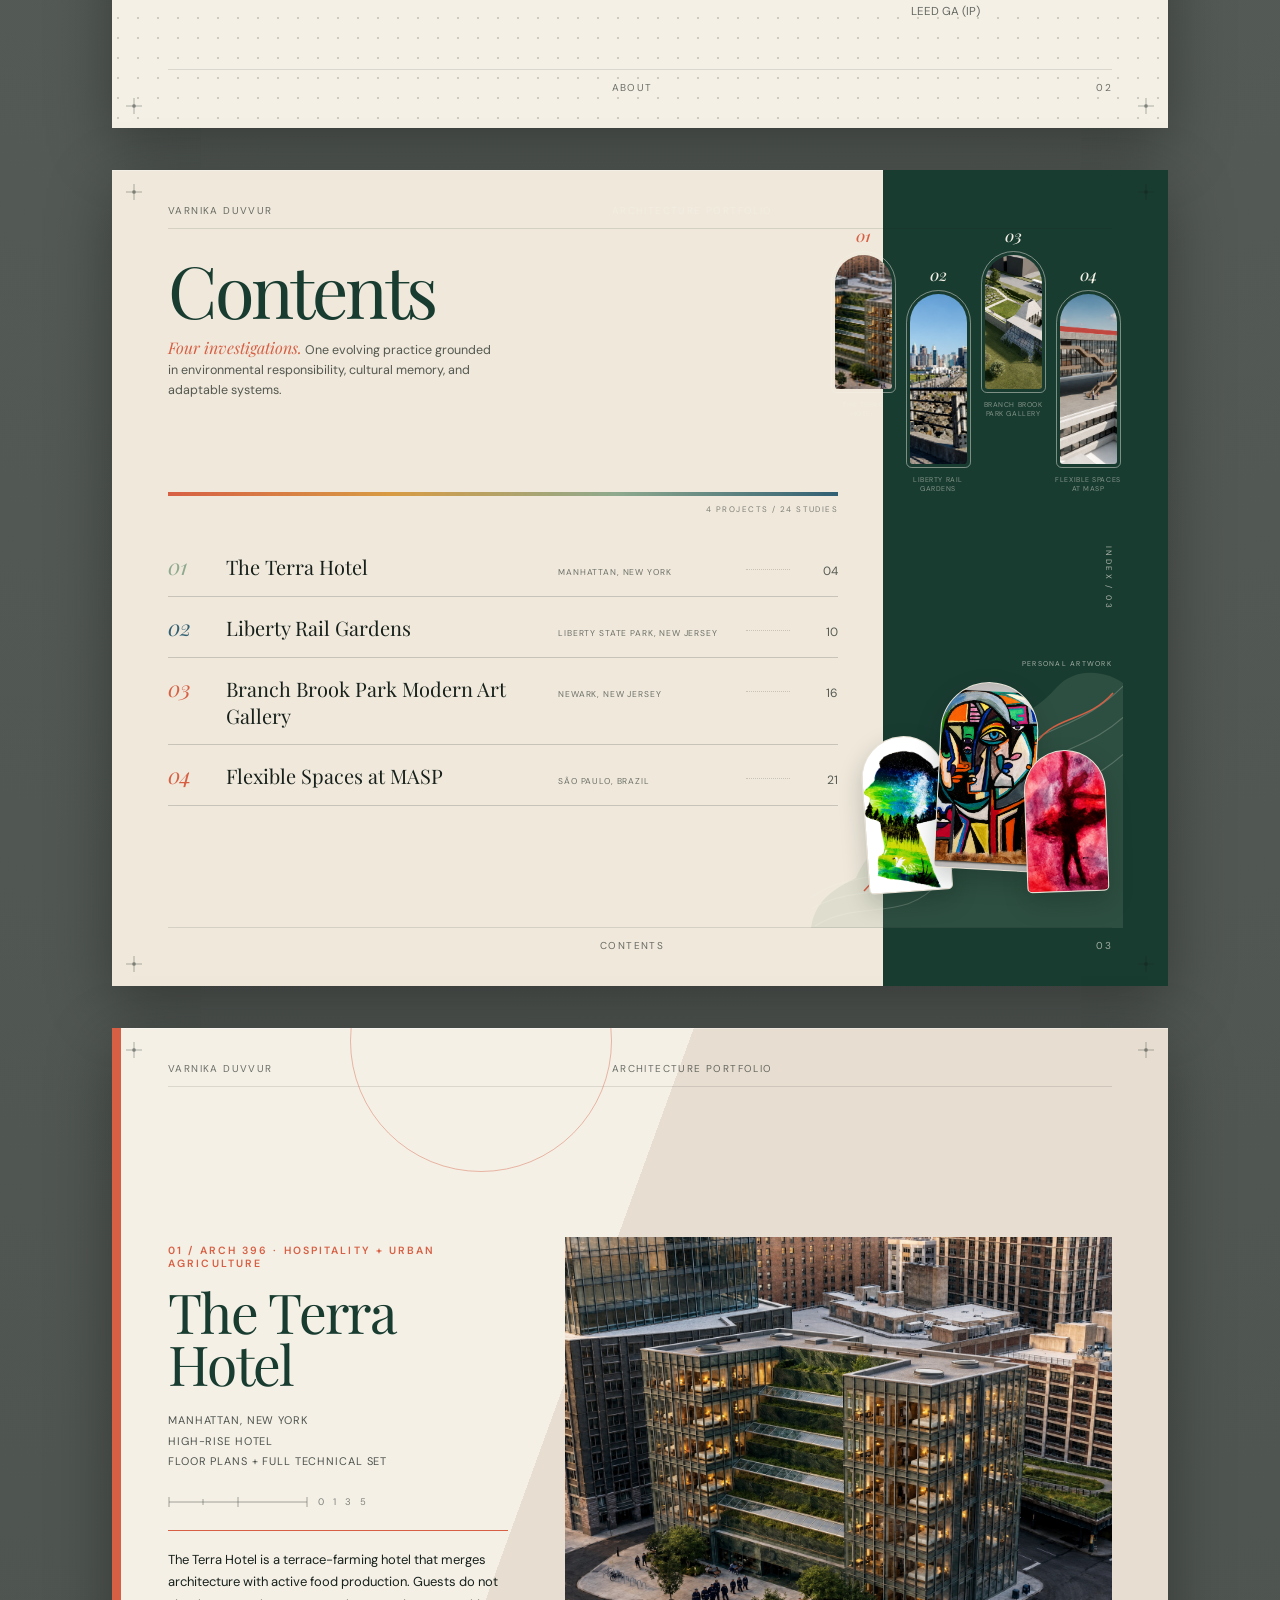
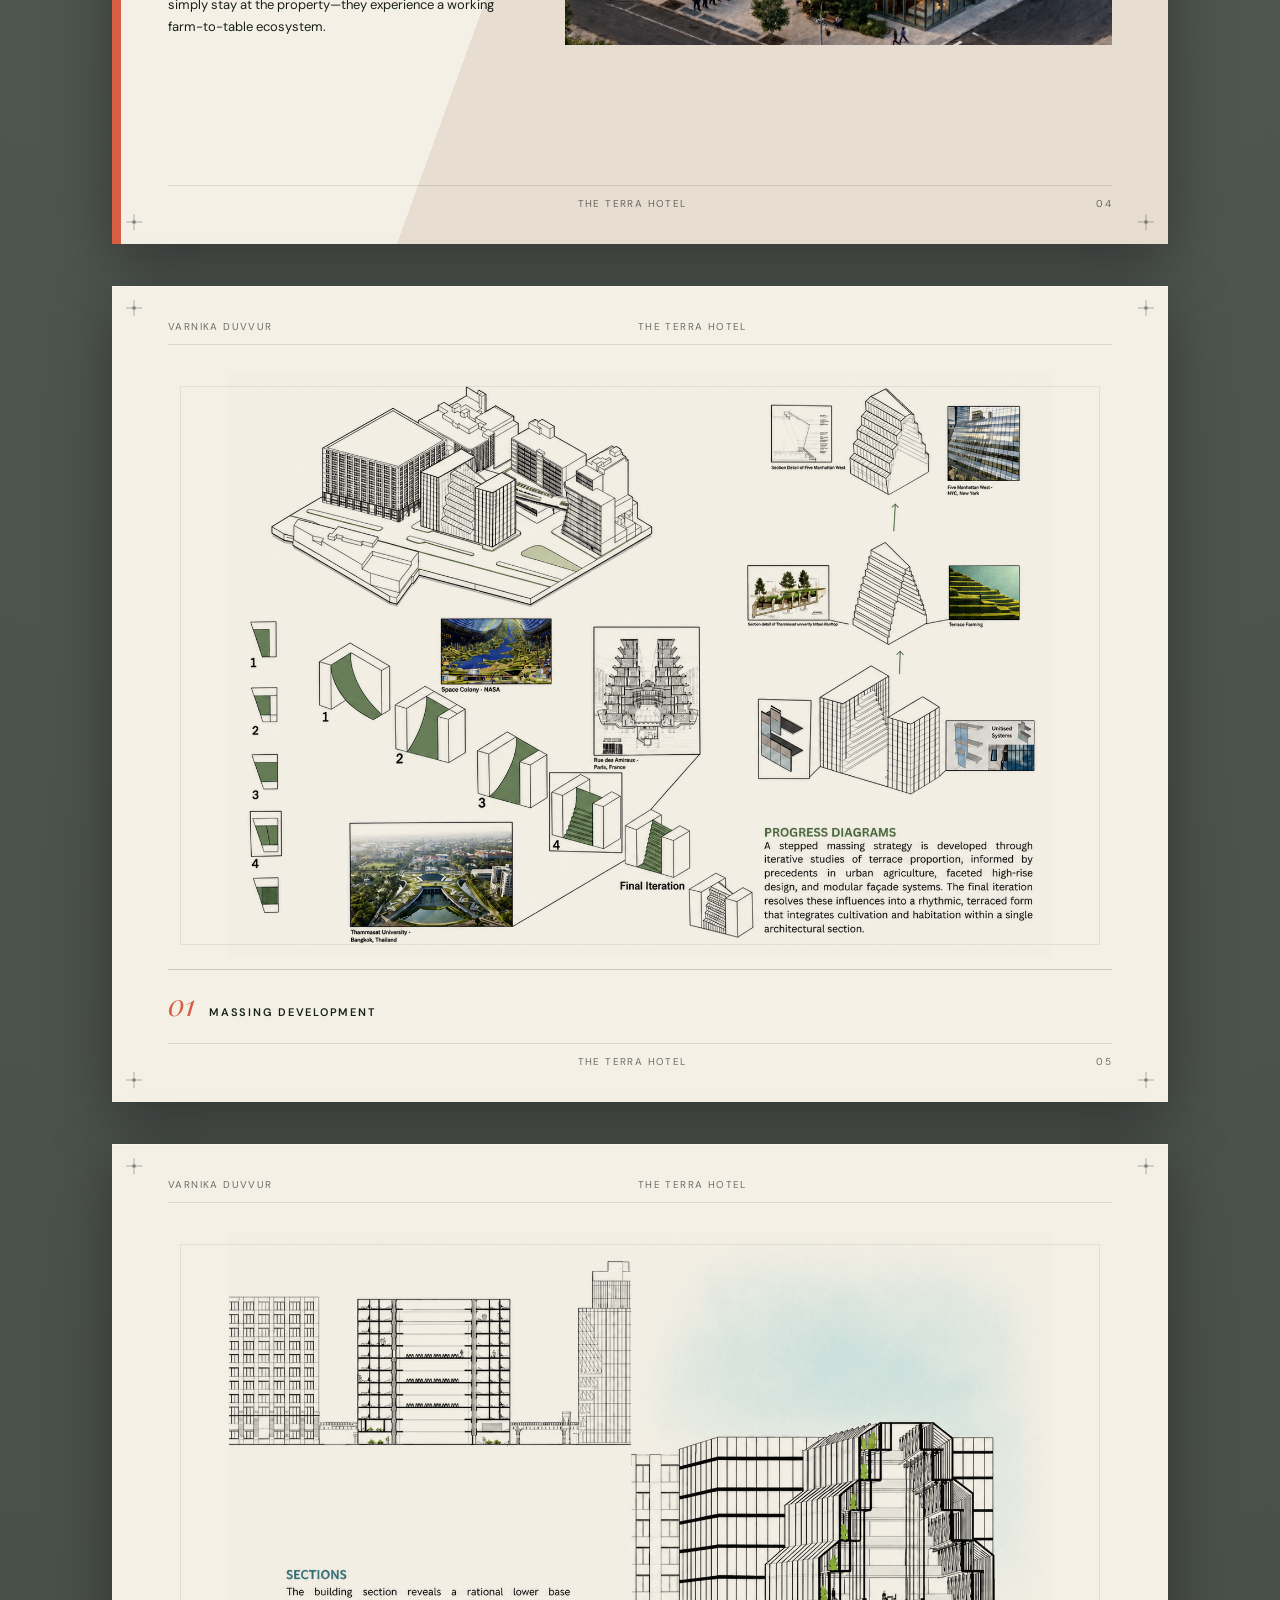
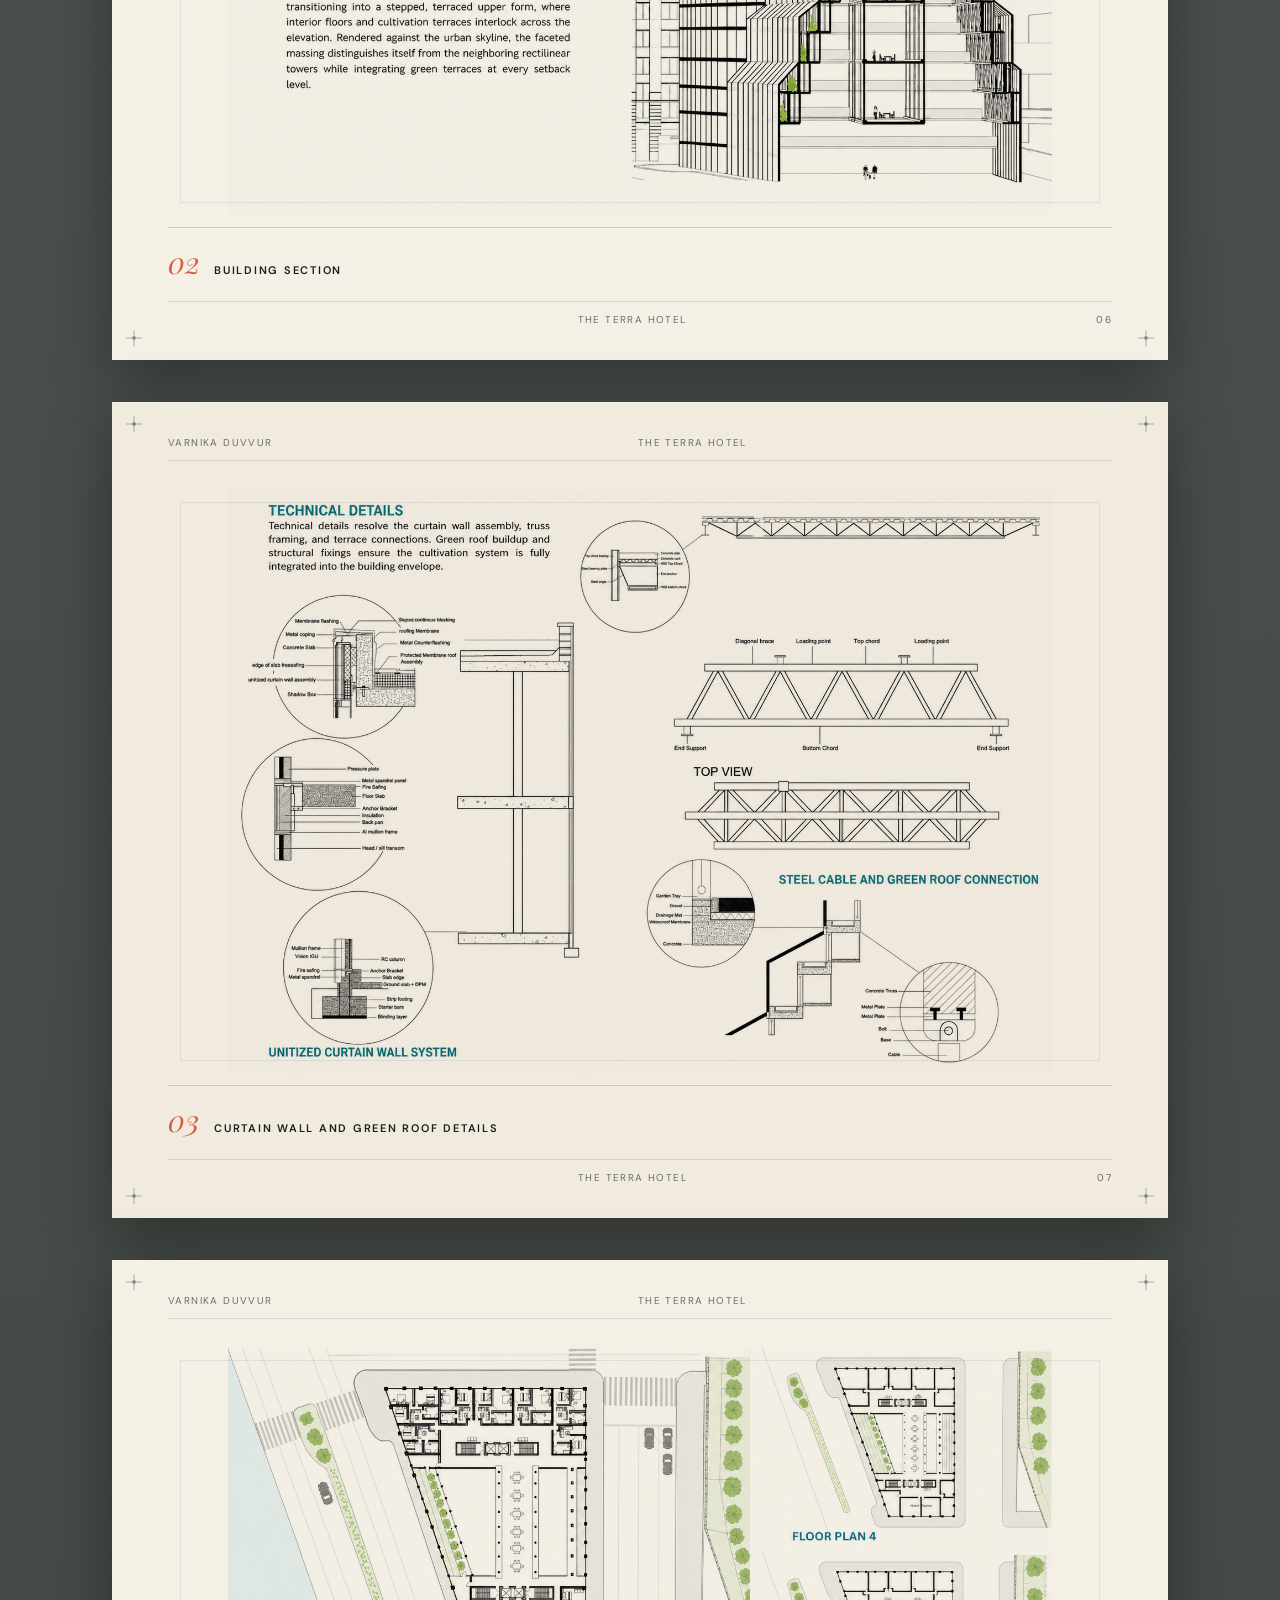
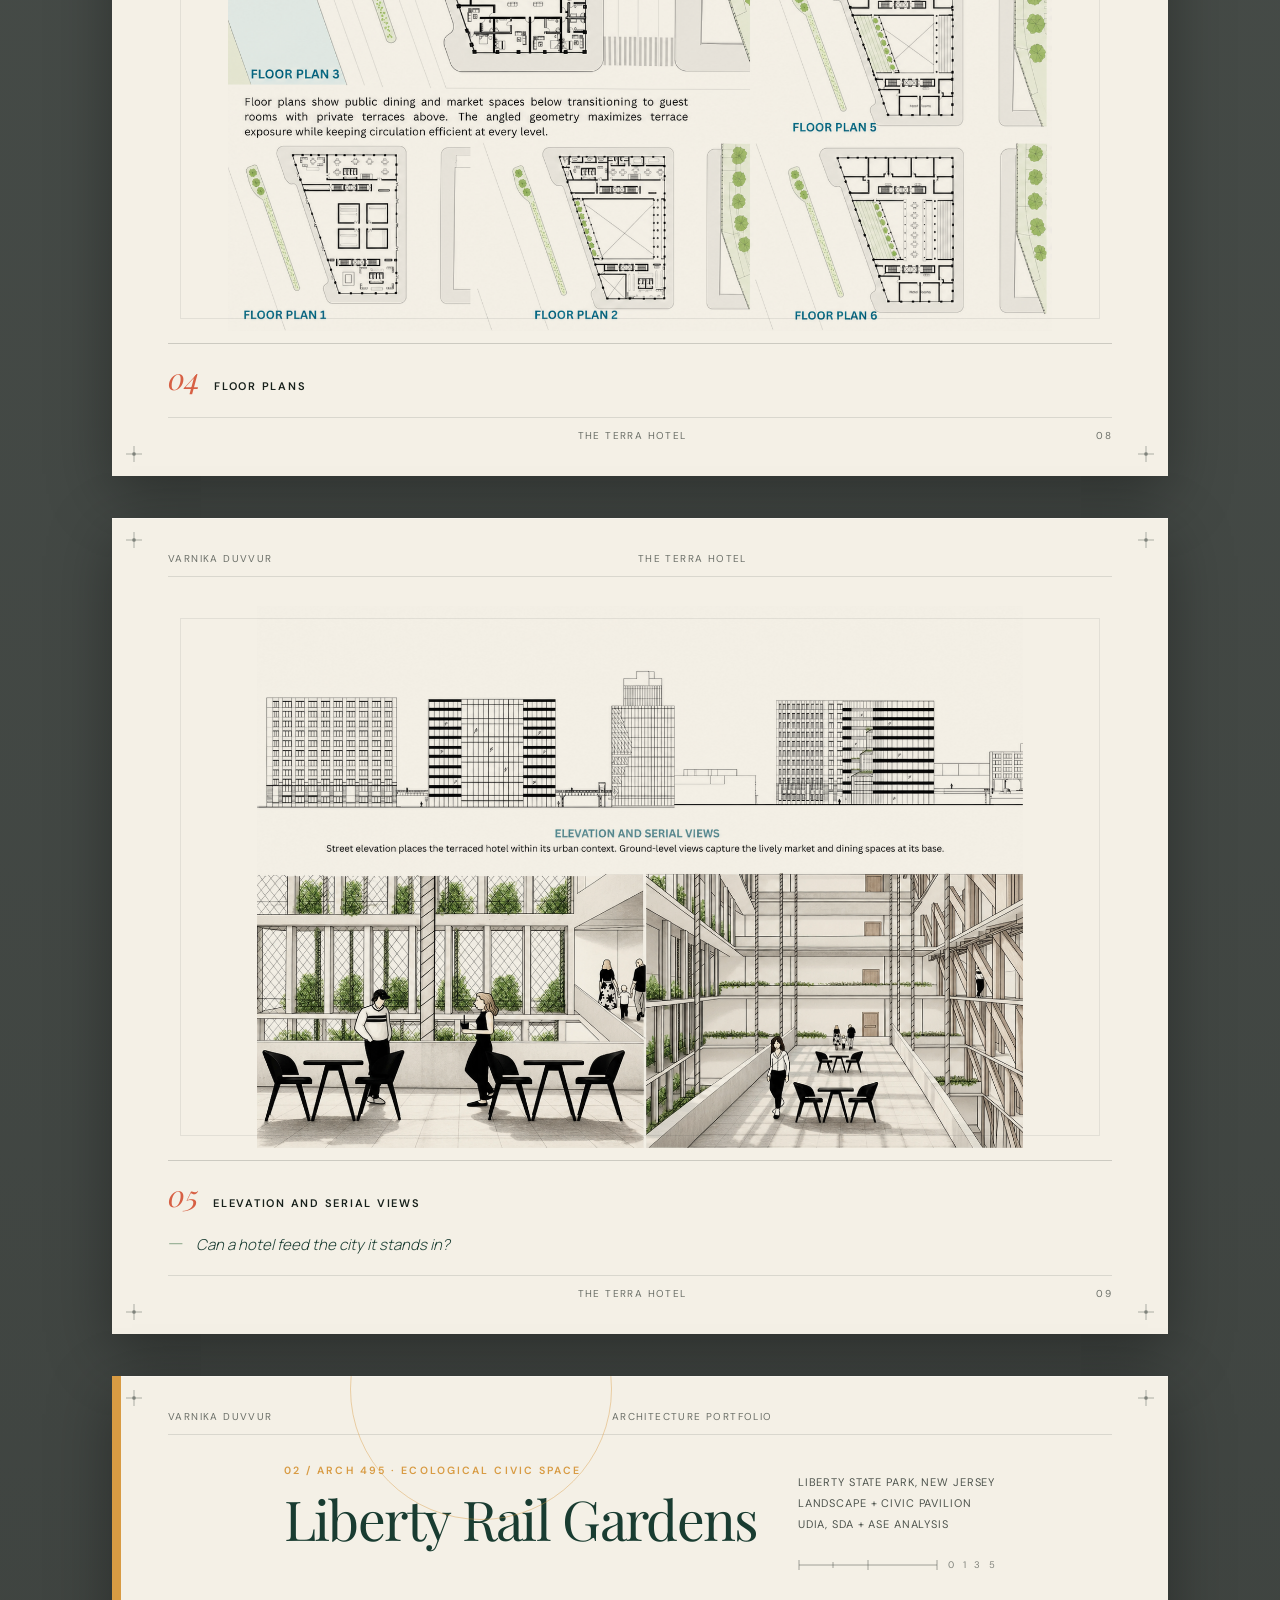
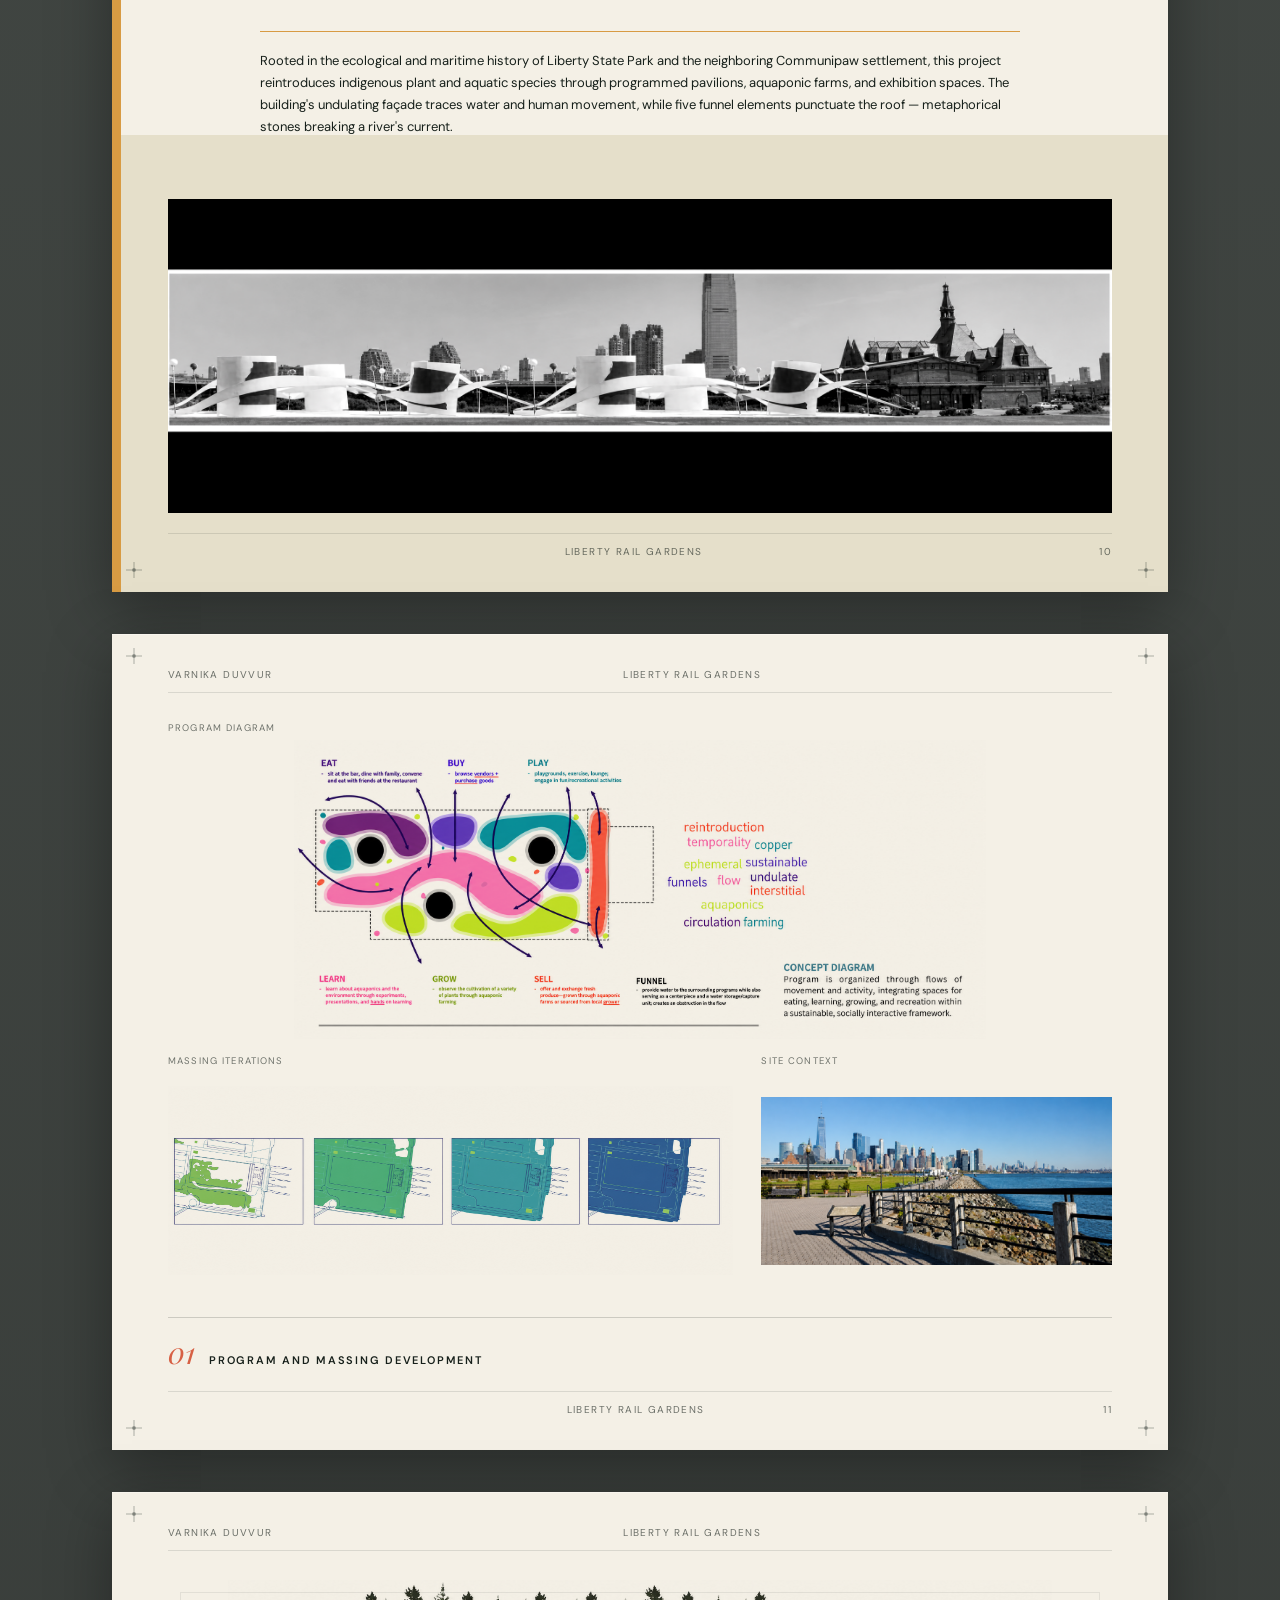
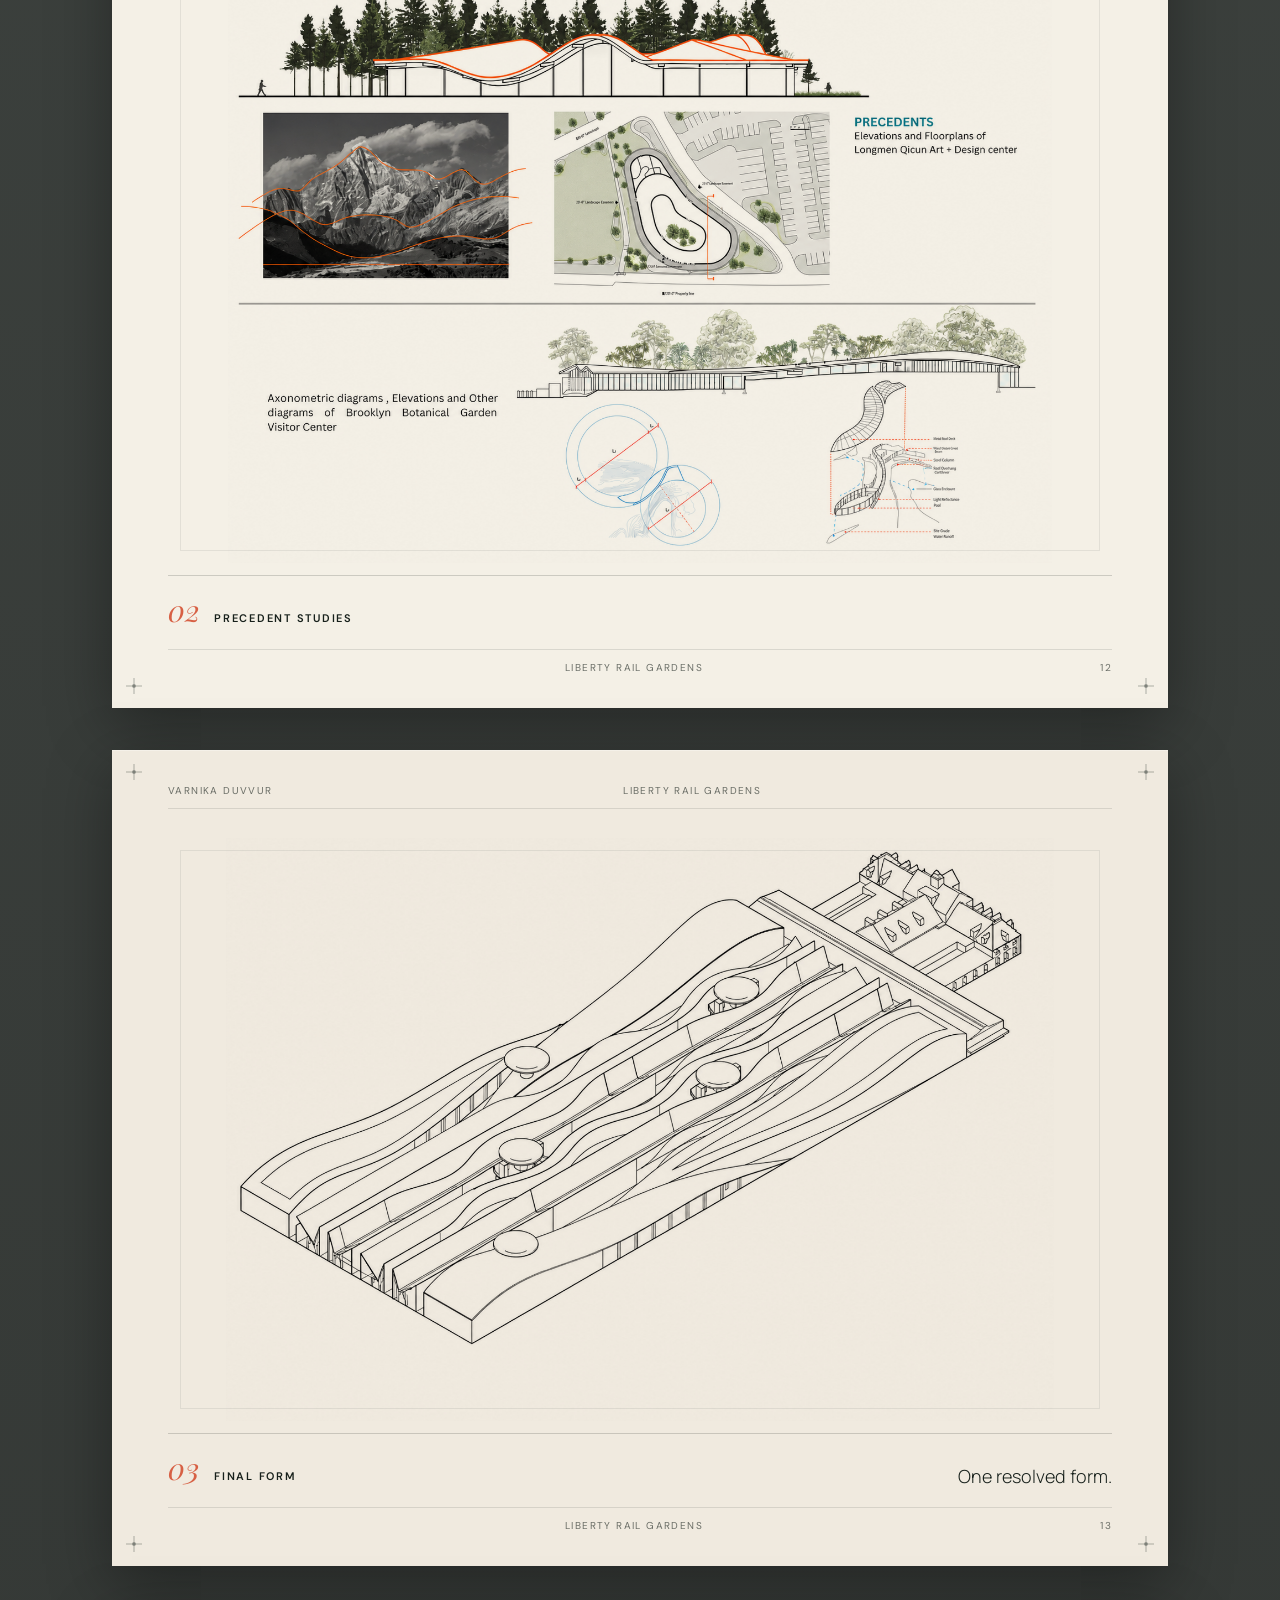
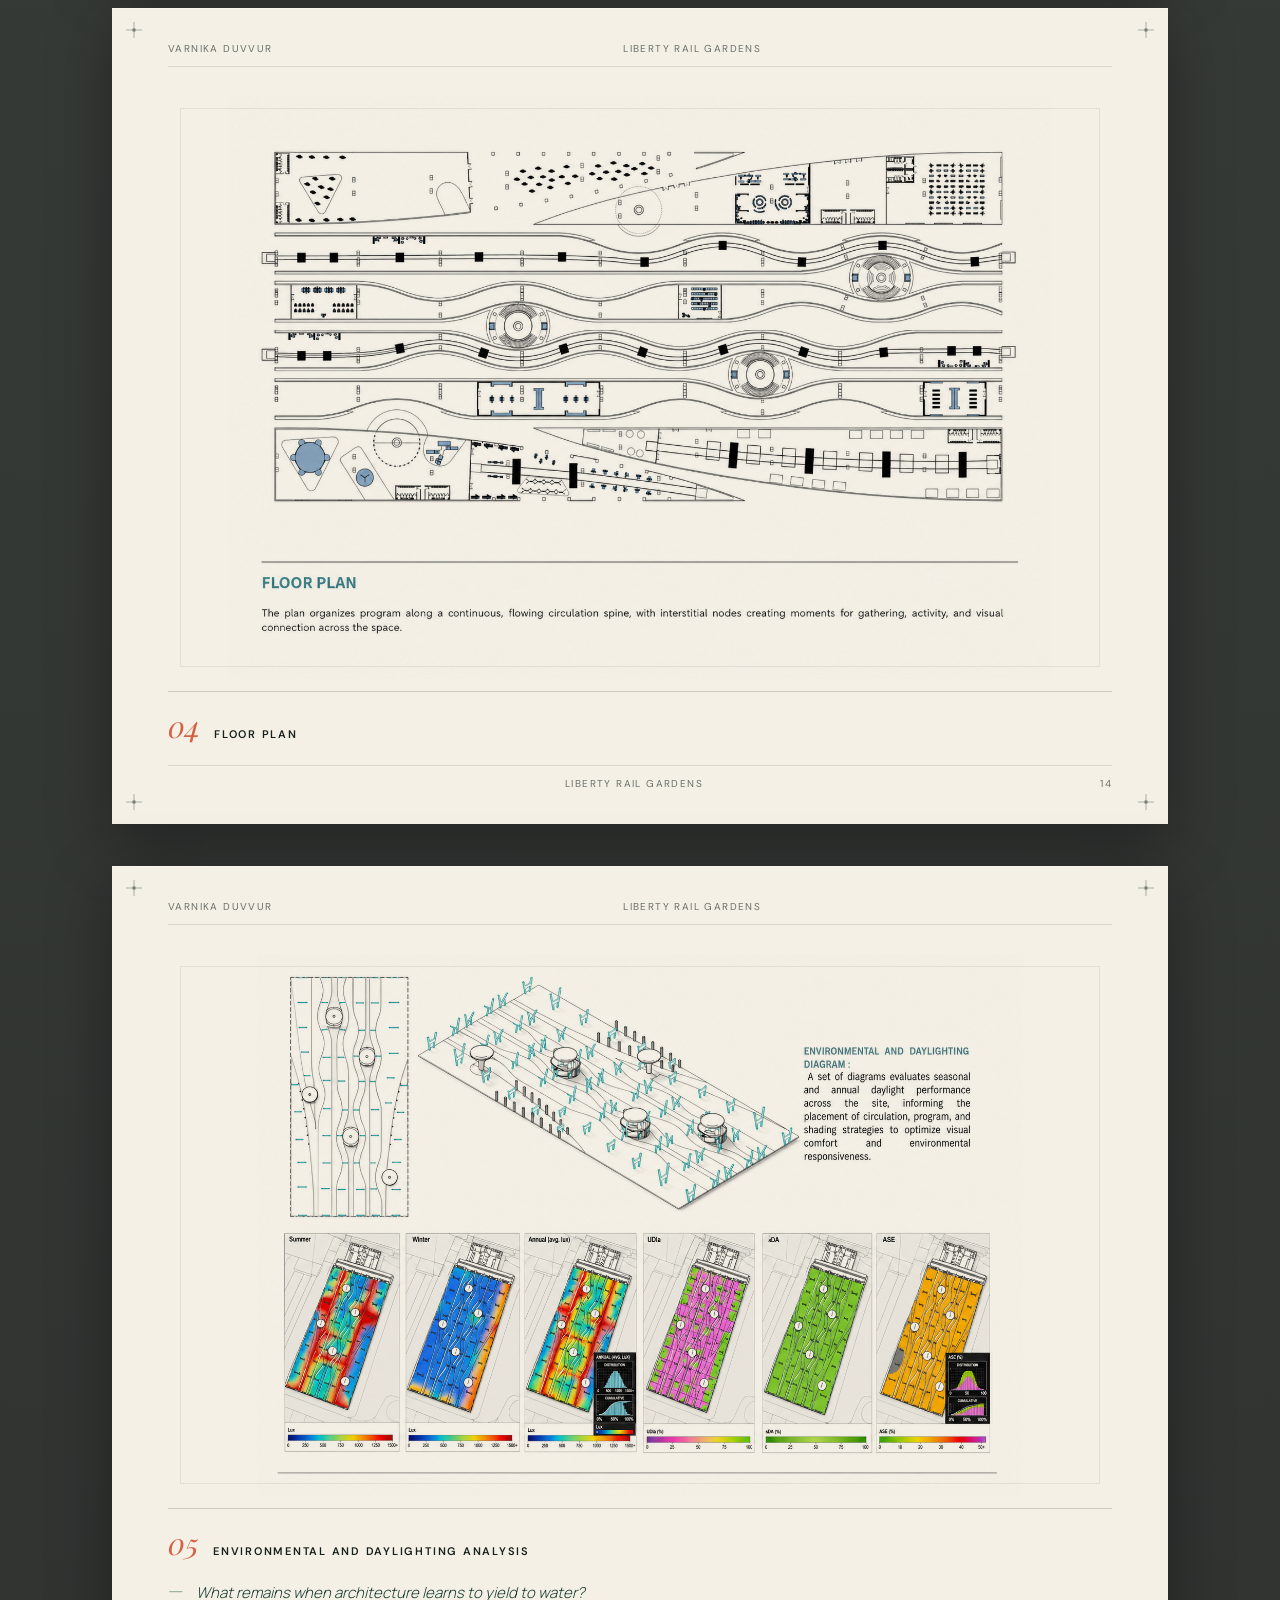
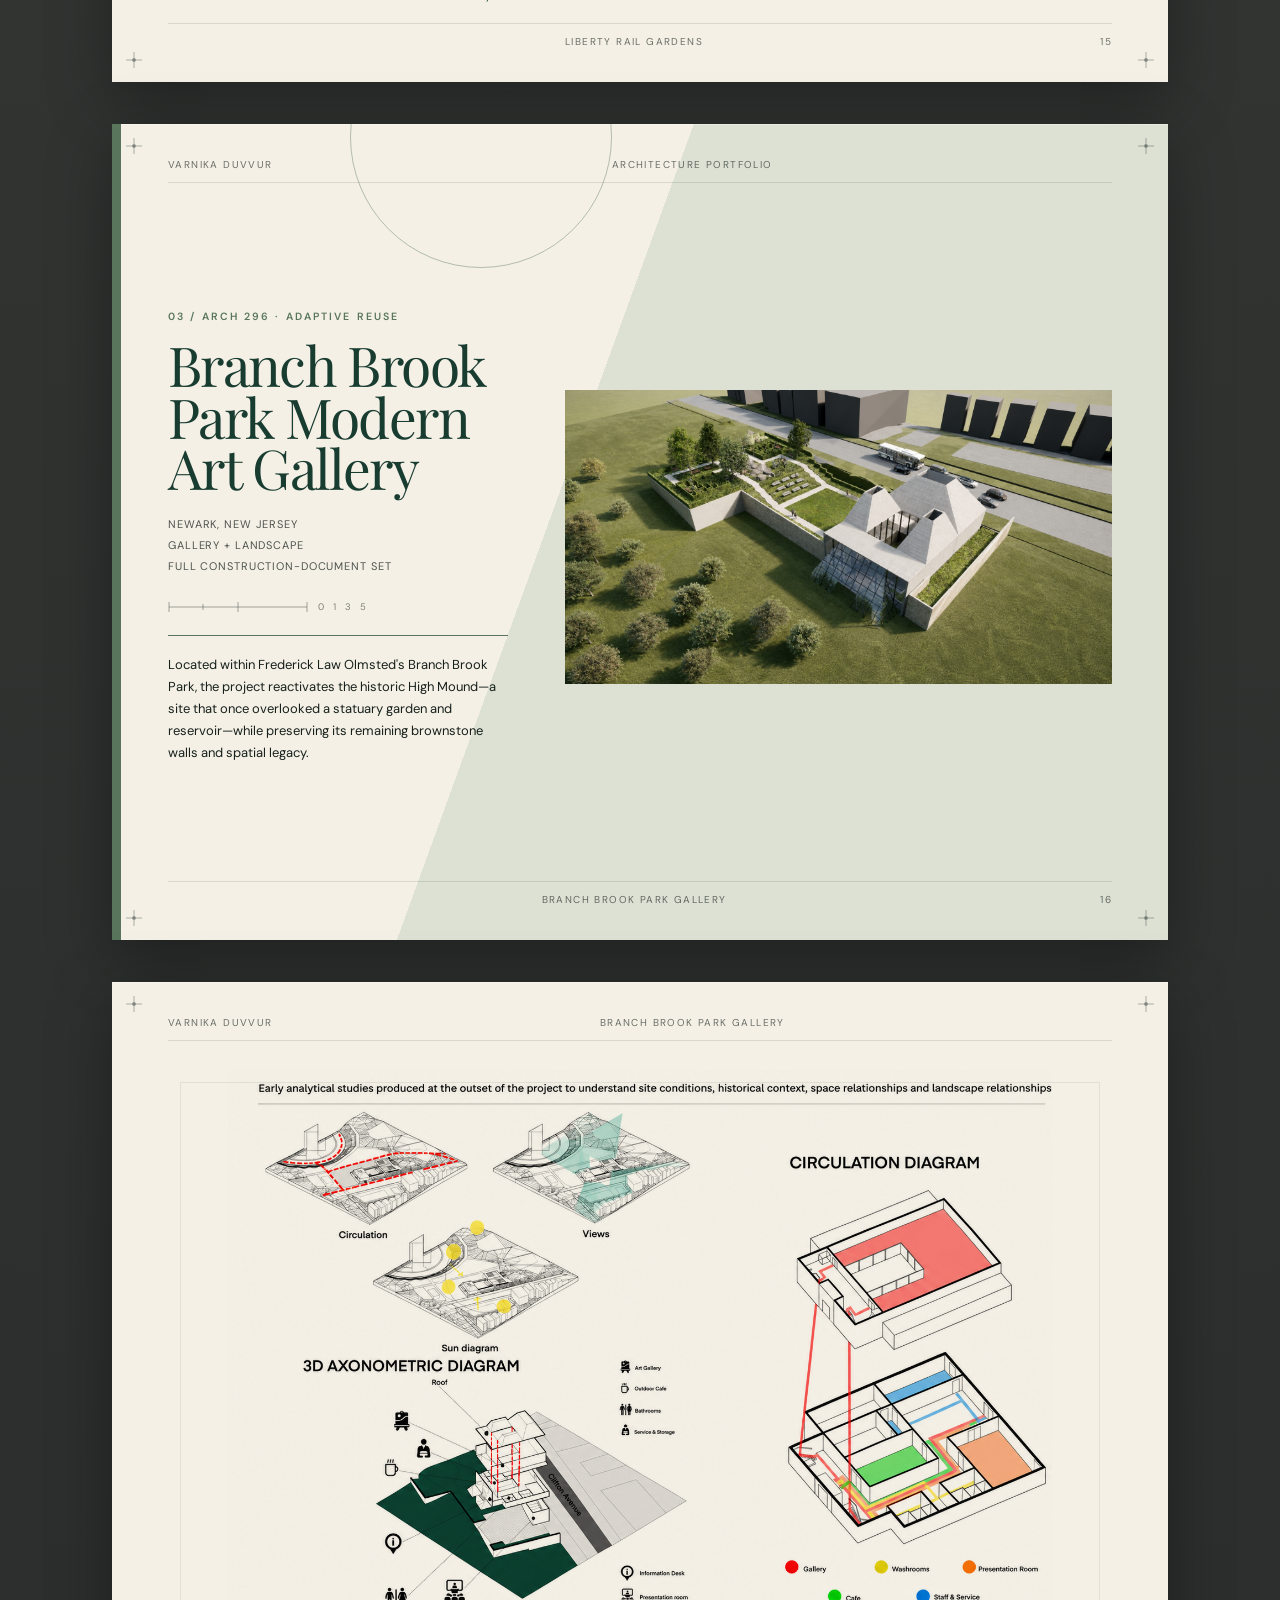
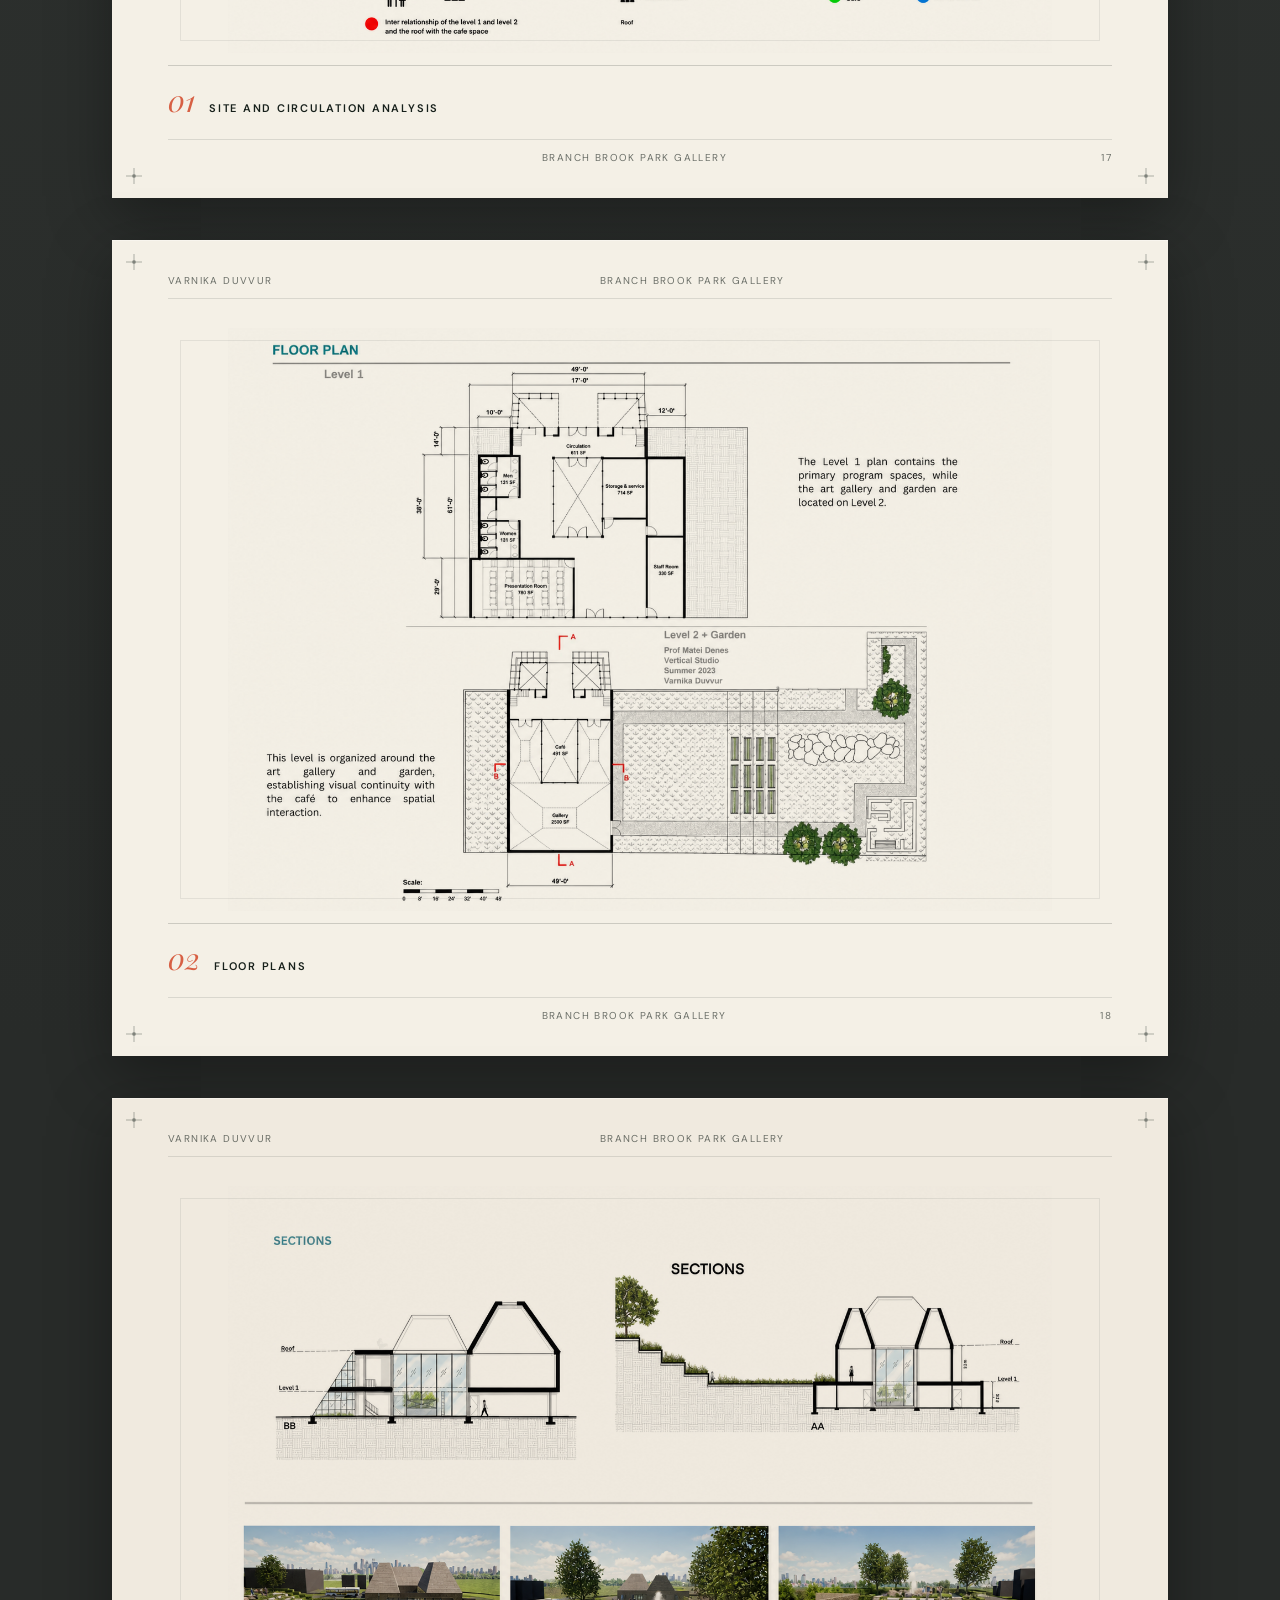
<file: Varnika_Portfolio_Redesign/portfolio.html>
<!DOCTYPE html>
<html lang="en">
<head>
<meta charset="UTF-8">
<meta name="viewport" content="width=device-width, initial-scale=1">
<base href="../">
<title>Varnika Duvvur — Architecture Portfolio</title>
<link rel="preconnect" href="https://fonts.googleapis.com">
<link rel="preconnect" href="https://fonts.gstatic.com" crossorigin>
<link href="https://fonts.googleapis.com/css2?family=DM+Sans:wght@400;500;600&family=Manrope:wght@300;400;500;700&family=Playfair+Display:ital,wght@0,500;1,500&display=swap" rel="stylesheet">
<style>
  :root{
    --paper:#eeeade;
    --ink:#151713;
    --forest:#28362f;
    --sage:#8fa295;
    --line: rgba(21,23,19,.22);
    --pad: 56px;
    --pw: 11in;
    --ph: 8.5in;
  }
  *{box-sizing:border-box;margin:0;padding:0;}
  html,body{background:#3a3a36;}
  body{font-family:'DM Sans',sans-serif;color:var(--ink);}

  .eyebrow{
    font-family:'DM Sans',sans-serif;
    font-size:10.5px;
    font-weight:500;
    letter-spacing:.16em;
    text-transform:uppercase;
    color:var(--forest);
  }
  .display{
    font-family:'Manrope',sans-serif;
    font-weight:300;
    letter-spacing:-.01em;
    color:var(--ink);
  }

  /* ---- page shell ---- */
  .book{
    display:flex;
    flex-direction:column;
    align-items:center;
    gap:28px;
    padding:40px 0 80px;
  }
  .page{
    position:relative;
    width:var(--pw);
    height:var(--ph);
    background:var(--paper);
    box-shadow:0 6px 24px rgba(0,0,0,.35);
    overflow:hidden;
    flex:none;
  }
  .page.dark{ background:var(--forest); color:var(--paper); }

  .runhead, .runfoot{
    position:absolute;
    left:var(--pad);
    right:var(--pad);
    display:flex;
    justify-content:space-between;
    align-items:baseline;
  }
  .runhead{ top:34px; }
  .runfoot{ bottom:34px; }
  .runhead::after, .runfoot::before{ content:""; }
  .runhead-line, .runfoot-line{
    position:absolute;
    left:var(--pad); right:var(--pad);
    height:1px; background:var(--line);
  }
  .runhead-line{ top:58px; }
  .runfoot-line{ bottom:58px; }
  .rl, .rr{ font-size:10px; letter-spacing:.14em; text-transform:uppercase; color:var(--ink); opacity:.62; }
  .page.dark .rl, .page.dark .rr{ color:var(--paper); }

  .content{
    position:absolute;
    left:var(--pad); right:var(--pad);
    top:88px; bottom:78px;
  }

  /* ---- cover ---- */
  .cover .content{
    top:0; bottom:0;
    display:flex; flex-direction:column; justify-content:center;
  }
  .cover .eyebrow{ margin-bottom:26px; }
  .cover h1{
    font-size:104px; line-height:.96; font-weight:300;
  }
  .cover .tagline{
    margin-top:26px; max-width:460px;
    font-size:16px; line-height:1.55; color:var(--forest);
  }
  .cover-foot{
    position:absolute; left:var(--pad); right:var(--pad); bottom:40px;
    display:flex; justify-content:space-between; align-items:flex-end;
    font-size:11px; letter-spacing:.08em; text-transform:uppercase; color:var(--ink); opacity:.7;
  }

  /* ---- about ---- */
  .about-grid{ display:grid; grid-template-columns:220px 1fr; gap:56px; height:100%; }
  .portrait{ width:220px; height:280px; object-fit:cover; }
  .about-name{ margin-top:18px; font-size:19px; font-weight:500; letter-spacing:.02em; }
  .about-intro h2{ font-size:40px; font-weight:300; line-height:1.12; max-width:460px; margin-bottom:22px; font-family:'Manrope',sans-serif; }
  .about-intro p{ font-size:13px; line-height:1.65; max-width:480px; margin-bottom:12px; color:var(--ink); }
  .about-cols{ margin-top:30px; display:grid; grid-template-columns:repeat(3,1fr); gap:28px; }
  .about-cols h3{ font-size:11px; letter-spacing:.14em; text-transform:uppercase; color:var(--forest); margin-bottom:10px; font-weight:600; }
  .about-cols .item{ font-size:12.5px; line-height:1.55; margin-bottom:12px; }
  .about-cols .item b{ display:block; font-weight:500; }
  .about-cols .item span{ color:var(--ink); opacity:.65; font-size:11.5px; }

  /* ---- toc ---- */
  .toc h2{ font-size:38px; font-weight:300; font-family:'Manrope',sans-serif; margin-bottom:28px; }
  .toc-row{
    display:flex; align-items:baseline; gap:18px;
    padding:13px 0; border-bottom:1px solid var(--line);
  }
  .toc-num{ font-family:'Manrope',sans-serif; font-weight:300; font-size:22px; width:40px; color:var(--forest); }
  .toc-title{ font-size:19px; font-weight:400; flex:1; }
  .toc-meta{ font-size:10.5px; letter-spacing:.1em; text-transform:uppercase; opacity:.6; width:220px; }
  .toc-dots{ flex:none; width:120px; border-bottom:1px dotted var(--line); position:relative; top:-5px; }
  .toc-page{ font-size:12px; opacity:.7; width:30px; text-align:right; }

  /* ---- project opener ---- */
  .opener .content{ display:grid; grid-template-columns:360px 1fr; gap:50px; align-items:center; }
  .opener .eyebrow{ margin-bottom:16px; }
  .opener h2{ font-size:44px; line-height:1.04; font-weight:300; font-family:'Manrope',sans-serif; margin-bottom:20px; }
  .opener .meta{ font-size:11px; letter-spacing:.08em; text-transform:uppercase; line-height:1.9; opacity:.75; margin-bottom:22px; }
  .opener .statement{ font-size:13px; line-height:1.7; max-width:340px; }
  .opener .hero-frame{ height:100%; display:flex; align-items:center; justify-content:center; }
  .opener .hero-frame img{ max-width:100%; max-height:100%; width:auto; height:auto; object-fit:contain; }

  /* ---- detail page ---- */
  .detail .content{ display:flex; flex-direction:column; }
  .detail .img-frame{ flex:1; display:flex; align-items:center; justify-content:center; min-height:0; }
  .detail .img-frame img{ max-width:100%; max-height:100%; object-fit:contain; mix-blend-mode:multiply; }
  .detail .caption{ display:flex; justify-content:space-between; align-items:flex-end; padding-top:14px; }
  .detail .cap-num{ font-family:'Manrope',sans-serif; font-weight:300; font-size:26px; color:var(--forest); margin-right:14px; }
  .detail .cap-label{ font-size:11px; letter-spacing:.12em; text-transform:uppercase; font-weight:500; }
  .detail .cap-row{ display:flex; align-items:baseline; }
  .detail .cap-quote{ max-width:360px; font-family:'Manrope',sans-serif; font-weight:300; font-size:18px; line-height:1.3; text-align:right; }
  .detail .cap-desc{ max-width:520px; font-size:11.5px; line-height:1.6; opacity:.75; margin-top:6px; }

  /* ---- decorative system ---- */
  .dotgrid{
    background-image: radial-gradient(var(--line) 1px, transparent 1px);
    background-size: 20px 20px;
    background-position: -4px -4px;
  }
  .regmarks{ position:absolute; inset:0; width:100%; height:100%; pointer-events:none; }
  .regmarks path{ stroke:var(--ink); stroke-width:1; opacity:.32; fill:none; }
  .regmarks circle{ fill:var(--ink); opacity:.32; }
  .page.dark .regmarks path{ stroke:var(--paper); }
  .page.dark .regmarks circle{ fill:var(--paper); }

  .cover-art{ position:absolute; top:0; right:0; width:62%; height:100%; pointer-events:none; }
  .cover-art .ribbon{ stroke:var(--forest); fill:none; stroke-width:1.1; opacity:.5; }
  .cover-art .ribbon.alt{ stroke:var(--sage); opacity:.65; }
  .cover-art .axis{ stroke:var(--line); stroke-width:1; }
  .cover-art .tick{ stroke:var(--ink); stroke-width:1; opacity:.4; }
  .cover-art .node{ fill:var(--forest); opacity:.55; }
  .cover-signature{
    position:absolute; left:var(--pad); bottom:104px;
    font-family:'Manrope',sans-serif; font-style:italic; font-weight:400;
    font-size:13px; color:var(--forest); opacity:.8; letter-spacing:.02em;
  }

  .scalebar{ display:flex; align-items:center; gap:0; margin-top:6px; opacity:.7; }
  .scalebar svg{ display:block; }
  .scalebar-label{ font-size:9.5px; letter-spacing:.1em; text-transform:uppercase; margin-left:10px; opacity:.75; }

  .toc-strip{ display:flex; align-items:flex-end; gap:38px; margin-bottom:34px; }
  .toc-pill{ display:flex; flex-direction:column; align-items:center; gap:10px; }
  .toc-pill .pnum{ font-family:'Manrope',sans-serif; font-weight:300; font-size:16px; color:var(--forest); }
  .toc-pill .pimg{
    width:76px; height:150px; border-radius:38px; overflow:hidden;
    border:1px solid var(--line); background:#e4e0d2;
  }
  .toc-pill.tall .pimg{ height:186px; border-radius:44px; }
  .toc-pill .pimg img{ width:100%; height:100%; object-fit:cover; }
  .toc-pill .plabel{ font-size:9.5px; letter-spacing:.08em; text-transform:uppercase; opacity:.65; text-align:center; max-width:90px; }
  .toc-timeline{ position:relative; height:1px; background:var(--line); margin-bottom:40px; }

  /* ---- wide panoramic opener variant ---- */
  .opener.wide-hero .content{ display:flex; flex-direction:column; }
  .opener.wide-hero .wide-head{ display:flex; justify-content:space-between; align-items:flex-start; gap:40px; margin-bottom:16px; }
  .opener.wide-hero .wide-head h2{ margin-bottom:0; }
  .opener.wide-hero .wide-meta-block{ flex:none; padding-top:8px; }
  .opener.wide-hero .statement{ max-width:760px; margin-bottom:18px; }
  .opener.wide-hero .hero-frame.wide{ flex:1; display:flex; align-items:center; justify-content:center; padding:0; }
  .opener.wide-hero .hero-frame.wide img{ width:100%; height:auto; max-height:100%; object-fit:contain; }

  /* ---- two-panel labeled diagram layout ---- */
  .content.two-panel{ display:flex; flex-direction:column; gap:16px; }
  .panel-label{ font-size:9.5px; letter-spacing:.12em; text-transform:uppercase; opacity:.6; margin-bottom:6px; }
  .panel-img{ flex:1; display:flex; align-items:center; justify-content:center; min-height:0; }
  .panel-img img{ max-width:100%; max-height:100%; object-fit:contain; mix-blend-mode:multiply; }
  .two-panel > .panel{ flex:1.35; display:flex; flex-direction:column; min-height:0; }
  .panel-row{ display:flex; gap:28px; flex:1; min-height:0; }
  .panel-row .panel{ flex:1; display:flex; flex-direction:column; min-height:0; }
  .panel-row .panel.small{ flex:0.62; }

  .reflect{
    display:flex; align-items:baseline; gap:12px; padding-top:14px; margin-top:auto;
  }
  .reflect .mark{ font-family:'Manrope',sans-serif; font-weight:300; font-size:20px; color:var(--sage); }
  .reflect p{
    font-family:'Manrope',sans-serif; font-weight:300; font-style:italic; font-size:15px;
    color:var(--forest); line-height:1.4; max-width:640px;
  }

  /* 2026 EDITORIAL REDESIGN — quiet technical pages, expressive chapter moments */
  :root{
    --paper:#f4f0e6;
    --ink:#17201b;
    --forest:#193c31;
    --sage:#8ea98d;
    --ochre:#d89b43;
    --coral:#d76044;
    --blue:#315f73;
    --line:rgba(23,32,27,.18);
  }
  html{scroll-behavior:smooth;}
  body{background:radial-gradient(circle at 50% 0,#59605b 0,#282b29 64%);}
  .book{gap:42px;padding:54px 0 100px;}
  .page{box-shadow:0 18px 58px rgba(0,0,0,.34),0 1px 0 rgba(255,255,255,.3) inset;}
  .display,.opener h2,.about-intro h2,.toc h2{font-family:'Playfair Display',Georgia,serif;}
  .eyebrow{font-weight:600;letter-spacing:.2em;}
  .runhead-line,.runfoot-line{opacity:.66;}
  .runhead .rr,.runfoot .rr{font-variant-numeric:tabular-nums;}

  .cover{background:#e8ddc9;isolation:isolate;}
  .cover::before{content:"";position:absolute;inset:0 0 0 61%;background:var(--forest);z-index:0;}
  .cover::after{content:"ARCH / 26";position:absolute;right:25px;top:50%;transform:translateY(-50%) rotate(90deg);color:#e8ddc9;font-size:9px;letter-spacing:.38em;z-index:8;}
  .cover .content{z-index:5;width:58%;justify-content:flex-start;padding-top:190px;}
  .cover h1{font-size:116px;line-height:.76;letter-spacing:-.06em;position:relative;z-index:5;}
  .cover h1::first-line{font-style:italic;color:var(--forest);}
  .cover .tagline{width:400px;margin-top:44px;padding-left:68px;border-left:1px solid rgba(23,32,27,.38);font-size:13px;line-height:1.65;}
  .cover .eyebrow{position:absolute;top:102px;left:0;}
  .cover-art{z-index:4;width:62%;opacity:.58;mix-blend-mode:multiply;}
  .cover-hero{position:absolute;z-index:1;right:38px;top:64px;width:512px;height:646px;object-fit:cover;object-position:center;clip-path:ellipse(36% 49% at 55% 50%);filter:saturate(.84) contrast(1.1);}
  .cover-orbit{position:absolute;z-index:2;right:98px;top:71px;width:338px;height:631px;border:2px solid var(--coral);border-radius:50%;transform:rotate(7deg);opacity:.92;}
  .cover-orbit::before{content:"";position:absolute;left:26px;top:-9px;width:9px;height:9px;border-radius:50%;background:var(--ochre);box-shadow:276px 566px 0 var(--sage);}
  .cover-ghost{position:absolute;z-index:1;right:-14px;bottom:36px;font:italic 500 108px/.82 'Playfair Display',serif;letter-spacing:-.06em;color:rgba(244,240,230,.055);writing-mode:vertical-rl;transform:rotate(180deg);pointer-events:none;}
  .cover-year{position:absolute;z-index:7;right:73px;top:49px;width:84px;height:84px;border-radius:50%;background:var(--coral);color:var(--paper);display:flex;flex-direction:column;align-items:center;justify-content:center;box-shadow:0 8px 28px rgba(23,32,27,.18);}
  .cover-year span{font-size:8px;font-weight:600;letter-spacing:.22em;text-transform:uppercase;margin-left:.22em;}
  .cover-year strong{font:italic 500 34px/.9 'Playfair Display',serif;}
  .cover-disciplines{position:absolute;z-index:7;left:var(--pad);top:62px;font-size:9px;font-weight:600;letter-spacing:.2em;text-transform:uppercase;color:var(--forest);}
  .cover-edition{position:absolute;z-index:7;left:var(--pad);top:82px;width:212px;height:1px;background:var(--coral);}
  .cover-edition::after{content:"SELECTED WORK / NJIT";position:absolute;left:225px;top:-5px;white-space:nowrap;font-size:8px;letter-spacing:.18em;color:rgba(23,32,27,.6);}
  .cover-projects{position:absolute;z-index:7;left:var(--pad);bottom:82px;width:515px;display:grid;grid-template-columns:repeat(4,1fr);gap:15px;border-top:1px solid rgba(23,32,27,.32);padding-top:12px;}
  .cover-projects span{font-size:8.5px;line-height:1.35;letter-spacing:.08em;text-transform:uppercase;color:rgba(23,32,27,.68);}
  .cover-projects b{display:block;font:italic 500 17px/1 'Playfair Display',serif;color:var(--coral);margin-bottom:5px;}
  .cover-projects span:nth-child(2) b{color:var(--ochre);}.cover-projects span:nth-child(3) b{color:#59765c;}.cover-projects span:nth-child(4) b{color:var(--blue);}
  .cover-signature{z-index:7;bottom:48px;}
  .cover-foot{z-index:7;right:56px;bottom:39px;opacity:1;}
  .cover-foot span:first-child{margin-left:610px;color:#fffaf0;font-weight:600;letter-spacing:.12em;text-shadow:0 1px 8px rgba(0,0,0,.18);}
  .cover-foot span:last-child{color:#f4f0e6;max-width:210px;text-align:right;}

  .about::before{content:"02";position:absolute;right:46px;top:64px;font:italic 500 92px/1 'Playfair Display',serif;color:rgba(25,60,49,.08);}
  .about-grid{grid-template-columns:250px 1fr;gap:48px;}
  .portrait{width:250px;height:360px;clip-path:polygon(0 0,100% 0,100% 88%,82% 100%,0 100%);filter:saturate(.72) contrast(1.04);}
  .about-name{font-family:'Playfair Display',serif;font-size:24px;}
  .about-intro h2{font-size:43px;line-height:1.02;max-width:560px;color:var(--forest);}
  .about-cols{padding-top:18px;border-top:1px solid var(--line);gap:22px;}

  .page.toc{height:var(--ph);background:#efe8db;isolation:isolate;}
  .page.toc::before{content:"";position:absolute;inset:0 0 0 73%;background:var(--forest);z-index:0;}
  .page.toc::after{content:"INDEX / 03";position:absolute;right:27px;top:50%;transform:translateY(-50%) rotate(90deg);font-size:8px;letter-spacing:.3em;color:rgba(244,240,230,.68);z-index:4;}
  .page.toc .runhead,.page.toc .runfoot,.page.toc .runhead-line,.page.toc .runfoot-line{z-index:5;}
  .page.toc .runhead .rr,.page.toc .runfoot .rr{color:var(--paper);}
  .page.toc .content{z-index:2;}
  .toc{height:100%;position:relative;}
  .toc h2{font-size:72px;line-height:.88;margin-bottom:15px;letter-spacing:-.045em;color:var(--forest);}
  .toc-deck{width:330px;font-size:12.5px;line-height:1.55;color:rgba(23,32,27,.72);}
  .toc-deck em{font-family:'Playfair Display',serif;color:var(--coral);font-size:16px;}
  .toc-strip{position:absolute;right:-9px;top:-30px;gap:9px;z-index:3;align-items:flex-start;}
  .toc-pill{gap:7px;}
  .toc-pill:nth-child(2),.toc-pill:nth-child(4){margin-top:39px;}
  .toc-pill .pnum{color:var(--paper);font:italic 500 16px/1 'Playfair Display',serif;}
  .toc-pill:first-child .pnum{color:var(--coral);}
  .toc-pill .pimg{width:65px;height:142px;border-radius:34px 34px 6px 6px;clip-path:none;border:1px solid rgba(244,240,230,.46);padding:3px;background:transparent;}
  .toc-pill.tall .pimg{height:178px;border-radius:34px 34px 6px 6px;}
  .toc-pill .pimg img{border-radius:29px 29px 3px 3px;filter:saturate(.82) contrast(1.06);}
  .toc-pill .plabel{color:rgba(244,240,230,.74);font-size:7px;max-width:66px;}
  .toc-timeline{margin-top:92px;width:71%;background:linear-gradient(90deg,var(--coral),var(--ochre),var(--sage),var(--blue));height:4px;position:relative;}
  .toc-timeline::after{content:"4 PROJECTS / 24 STUDIES";position:absolute;right:0;top:12px;font-size:8px;letter-spacing:.18em;color:rgba(23,32,27,.52);}
  .toc-row{width:71%;padding:15px 0;transition:padding .2s ease;position:relative;z-index:2;}
  .toc-num{font-family:'Playfair Display',serif;font-style:italic;color:var(--coral);}
  .toc-row:nth-of-type(2) .toc-num{color:var(--ochre);}.toc-row:nth-of-type(3) .toc-num{color:var(--sage);}.toc-row:nth-of-type(4) .toc-num{color:var(--blue);}
  .toc-row .toc-title{font-family:'Playfair Display',serif;font-size:20px;}
  .toc-row .toc-meta{width:170px;font-size:8.5px;}
  .toc-row .toc-dots{width:44px;}
  .toc-art{position:absolute;right:-11px;bottom:-20px;width:312px;height:270px;z-index:1;pointer-events:none;}
  .toc-art .contour{fill:none;stroke:rgba(244,240,230,.22);stroke-width:1.1;}
  .toc-art .accent{fill:none;stroke:var(--coral);stroke-width:1.5;}
  .toc-art .wash{fill:rgba(142,169,141,.17);}
  .toc-artwork{position:absolute;right:-8px;bottom:-2px;width:260px;height:242px;z-index:4;}
  .toc-artwork figure{position:absolute;overflow:hidden;border:1px solid rgba(244,240,230,.58);box-shadow:0 10px 24px rgba(10,24,20,.22);background:#d8d0c2;}
  .toc-artwork figure:nth-child(1){left:4px;top:68px;width:84px;height:156px;border-radius:42px 42px 5px 5px;transform:rotate(-4deg);}
  .toc-artwork figure:nth-child(2){left:78px;top:14px;width:98px;height:188px;border-radius:49px 49px 5px 5px;transform:rotate(3deg);}
  .toc-artwork figure:nth-child(3){left:165px;top:82px;width:82px;height:142px;border-radius:41px 41px 5px 5px;transform:rotate(-2deg);}
  .toc-artwork img{width:100%;height:100%;object-fit:cover;filter:saturate(.94) contrast(1.05);}
  .toc-artwork::after{content:"PERSONAL ARTWORK";position:absolute;right:8px;top:-9px;font-size:7px;letter-spacing:.18em;color:rgba(244,240,230,.65);}

  .end-page{background:var(--forest);color:var(--paper);isolation:isolate;}
  .end-page::before{content:"";position:absolute;inset:0 59% 0 0;background:#e8ddc9;z-index:0;}
  .end-page::after{content:"28 / END";position:absolute;right:27px;top:50%;transform:translateY(-50%) rotate(90deg);font-size:8px;letter-spacing:.34em;color:rgba(244,240,230,.62);z-index:6;}
  .end-gallery{position:absolute;z-index:2;left:54px;top:68px;width:430px;height:675px;}
  .end-gallery figure{position:absolute;overflow:hidden;border:1px solid rgba(25,60,49,.24);background:#d9d2c5;box-shadow:0 12px 34px rgba(23,32,27,.12);}
  .end-gallery figure:nth-child(1){left:0;top:76px;width:132px;height:390px;border-radius:66px 66px 8px 8px;}
  .end-gallery figure:nth-child(2){left:142px;top:0;width:122px;height:482px;border-radius:61px 61px 8px 8px;}
  .end-gallery figure:nth-child(3){left:274px;top:112px;width:108px;height:350px;border-radius:54px 54px 8px 8px;}
  .end-gallery figure:nth-child(4){left:98px;top:502px;width:246px;height:116px;border-radius:8px 58px 58px 8px;}
  .end-gallery img{width:100%;height:100%;object-fit:cover;filter:saturate(1.03) contrast(1.05);}
  .end-gallery figure:nth-child(4) img{object-position:center 58%;}
  .end-art-label{position:absolute;z-index:5;left:76px;bottom:40px;font-size:8px;letter-spacing:.2em;text-transform:uppercase;color:rgba(25,60,49,.65);}
  .end-copy{position:absolute;z-index:4;left:510px;right:74px;top:124px;bottom:92px;display:flex;flex-direction:column;}
  .end-kicker{font-size:9px;font-weight:600;letter-spacing:.22em;text-transform:uppercase;color:var(--ochre);}
  .end-copy h2{font:500 90px/.78 'Playfair Display',serif;letter-spacing:-.055em;margin-top:74px;color:var(--paper);}
  .end-copy h2 em{font-weight:500;color:var(--coral);}
  .end-note{font:italic 500 19px/1.45 'Playfair Display',serif;max-width:370px;margin-top:48px;color:rgba(244,240,230,.8);}
  .end-contact{margin-top:auto;padding-top:18px;border-top:1px solid rgba(244,240,230,.34);display:grid;grid-template-columns:1fr 1fr;gap:20px;font-size:9px;letter-spacing:.12em;text-transform:uppercase;line-height:1.6;color:rgba(244,240,230,.68);}
  .end-contact strong{display:block;font-size:11px;color:var(--paper);letter-spacing:.08em;text-transform:none;margin-bottom:3px;}
  .end-art{position:absolute;z-index:3;inset:0;width:100%;height:100%;pointer-events:none;}
  .end-art path{fill:none;stroke:rgba(244,240,230,.16);stroke-width:1;}
  .end-art .accent{stroke:var(--coral);stroke-width:1.6;}

  .opener{--accent:var(--coral);background:linear-gradient(110deg,var(--paper) 0 43%,#e7ddd1 43% 100%);}
  .opener:nth-of-type(10){--accent:var(--ochre);background:linear-gradient(110deg,var(--paper) 0 43%,#e5dfca 43% 100%);}
  .opener:nth-of-type(16){--accent:#59765c;background:linear-gradient(110deg,var(--paper) 0 43%,#dce1d4 43% 100%);}
  .opener:nth-of-type(21){--accent:var(--blue);background:linear-gradient(110deg,var(--paper) 0 43%,#d7e0e2 43% 100%);}
  .opener::before{content:"";position:absolute;left:0;top:0;width:9px;height:100%;background:var(--accent);}
  .opener::after{content:"";position:absolute;width:260px;height:260px;border:1px solid var(--accent);border-radius:50%;left:238px;top:-118px;opacity:.42;}
  .opener .content{grid-template-columns:355px 1fr;gap:42px;}
  .opener h2{font-size:55px;line-height:.94;letter-spacing:-.03em;color:var(--forest);}
  .opener .eyebrow{color:var(--accent);}
  .opener .statement{border-top:1px solid var(--accent);padding-top:18px;margin-top:20px;}
  .opener .hero-frame img{filter:saturate(.8) contrast(1.03);}
  .opener.wide-hero{background:linear-gradient(180deg,var(--paper) 0 44%,#e5dfca 44% 100%);}
  .opener.wide-hero .statement{margin-top:0;}

  .detail:nth-of-type(6n+1){background:#f0eadf;}
  .detail .img-frame{position:relative;}
  .detail .img-frame::after{content:"";position:absolute;inset:12px;border:1px solid rgba(23,32,27,.08);pointer-events:none;}
  .detail .caption{border-top:1px solid var(--line);margin-top:12px;}
  .detail .cap-num{font-family:'Playfair Display',serif;font-style:italic;color:var(--coral);font-size:30px;}
  .detail .cap-label{font-weight:600;letter-spacing:.16em;}

  @media screen and (max-width:1100px){
    :root{--pw:calc(100vw - 32px);--ph:calc((100vw - 32px) * .7727);--pad:5.3vw;}
    .book{padding-top:16px;gap:18px;}
    .page{transform-origin:top center;}
  }

  @media print{
    html,body{ background:#fff; }
    .book{ padding:0; gap:0; }
    .page{ box-shadow:none; page-break-after:always; }
    @page{ size:11in 8.5in; margin:0; }
  }
</style>
</head>
<body>
<div class="book">

  <!-- 1 : COVER -->
  <section class="page cover dotgrid" id="cover">
    <svg class="regmarks" viewBox="0 0 1056 816"><g transform="translate(22,22)"><path d="M-8,0H8M0,-8V8"/><circle r="2"/></g><g transform="translate(1034,22)"><path d="M-8,0H8M0,-8V8"/><circle r="2"/></g><g transform="translate(22,794)"><path d="M-8,0H8M0,-8V8"/><circle r="2"/></g><g transform="translate(1034,794)"><path d="M-8,0H8M0,-8V8"/><circle r="2"/></g></svg>
    <svg class="cover-art" viewBox="0 0 655 816" preserveAspectRatio="xMidYMid meet">
      <line class="axis" x1="480" y1="0" x2="480" y2="816"/>
      <line class="axis" x1="0" y1="120" x2="655" y2="120"/>
      <path class="tick" d="M470,120 L490,120 M480,110 L480,130"/>
      <circle class="node" cx="480" cy="120" r="3"/>
      <path class="ribbon" d="M120,60 C260,110 200,240 340,280 C480,320 420,440 560,470 C620,485 600,540 560,560"/>
      <path class="ribbon alt" d="M90,140 C230,170 190,300 330,330 C470,360 410,470 540,500"/>
      <path class="ribbon" d="M150,600 C260,560 300,650 420,630 C500,616 520,680 610,700" opacity=".35"/>
      <circle class="node" cx="120" cy="60" r="3"/>
      <circle class="node" cx="560" cy="560" r="2.4"/>
      <path class="tick" d="M40,700 L64,700 M52,688 L52,712"/>
      <circle class="node" cx="52" cy="700" r="2.2"/>
    </svg>
    <div class="cover-disciplines">Architecture / Urbanism / Adaptive Reuse</div>
    <div class="cover-edition"></div>
    <div class="cover-orbit" aria-hidden="true"></div>
    <div class="cover-ghost" aria-hidden="true">PORTFOLIO</div>
    <div class="cover-year"><span>Edition</span><strong>26</strong></div>
    <img class="cover-hero" src="assets/enhanced/heroes_terra-ai.png" alt="Terra Hotel architectural rendering">
    <div class="cover-signature">Varnika Duvvur, 2026</div>
    <div class="content">
      <div class="eyebrow">Selected Architecture Portfolio</div>
      <h1 class="display">Varnika<br>Duvvur</h1>
      <div class="tagline">Architecture shaped by ecology, memory, and change. Selected work across hospitality, landscape, adaptive reuse, and flexible public space.</div>
    </div>
    <div class="cover-projects" aria-label="Featured projects">
      <span><b>01</b>Terra Hotel</span>
      <span><b>02</b>Liberty Rail Gardens</span>
      <span><b>03</b>Branch Brook Gallery</span>
      <span><b>04</b>Flexible Spaces at MASP</span>
    </div>
    <div class="cover-foot">
      <span>2021 / 2026</span>
      <span>B.Arch / New Jersey Institute of Technology</span>
    </div>
  </section>

  <!-- 2 : ABOUT -->
  <section class="page about dotgrid">
    <svg class="regmarks" viewBox="0 0 1056 816"><g transform="translate(22,22)"><path d="M-8,0H8M0,-8V8"/><circle r="2"/></g><g transform="translate(1034,22)"><path d="M-8,0H8M0,-8V8"/><circle r="2"/></g><g transform="translate(22,794)"><path d="M-8,0H8M0,-8V8"/><circle r="2"/></g><g transform="translate(1034,794)"><path d="M-8,0H8M0,-8V8"/><circle r="2"/></g></svg>
    <div class="runhead-line"></div>
    <div class="runhead"><span class="rl">Varnika Duvvur</span><span class="rr">Architecture Portfolio</span></div>
    <div class="content">
      <div class="about-grid">
        <div>
          <img class="portrait" src="assets/enhanced/portrait-ai.png" alt="Portrait of Varnika Duvvur">
          <div class="about-name">Varnika Duvvur</div>
          <div style="font-size:11px;opacity:.65;margin-top:4px;">varnikaduvvur1133@gmail.com</div>
        </div>
        <div>
          <div class="about-intro">
            <div class="eyebrow" style="margin-bottom:14px;">About</div>
            <h2>Designing with memory and responsibility.</h2>
            <p>I am a May 2026 Bachelor of Architecture graduate from the New Jersey Institute of Technology, seeking a full-time role in architecture or construction.</p>
            <p>My work moves across the full design pipeline—from computational modeling to production-ready construction documentation—with a focus on adaptive reuse, urban regeneration, and socially responsive design.</p>
            <p>I combine technical rigor with site history, environmental analysis, and narrative to create architecture that is functional, meaningful, and open to change.</p>
          </div>
          <div class="about-cols">
            <div>
              <h3>Education</h3>
              <div class="item"><b>Bachelor of Architecture</b><span>New Jersey Institute of Technology, May 2026</span></div>
              <div class="item"><span>Coursework: Structural Systems, Building Technology, Construction Documentation, MEP Systems, BIM Integration, Urban Design, Adaptive Reuse</span></div>
            </div>
            <div>
              <h3>Experience</h3>
              <div class="item"><b>Architectural Researcher &amp; Archivist</b><span>Paul Rudolph Institute · Jun 2025—Present</span></div>
              <div class="item"><b>Architectural Intern</b><span>Peter Coffin Studio · Sep—Dec 2025</span></div>
              <div class="item"><b>Architectural Intern, Dubai</b><span>Specialty Structures USA · Jun—Aug 2021</span></div>
            </div>
            <div>
              <h3>Skills</h3>
              <div class="item"><b>BIM + CAD</b><span>Revit, AutoCAD, construction drawings, wall details</span></div>
              <div class="item"><b>Design + Visualization</b><span>Rhino, Grasshopper, SketchUp, Lumion, V-Ray, Stable Diffusion, QGIS</span></div>
              <div class="item"><b>Certifications</b><span>Harvard Architecture, AutoCAD, Revit, Rhino/Grasshopper, Lumion, LEED GA (IP)</span></div>
            </div>
          </div>
        </div>
      </div>
    </div>
    <div class="runfoot-line"></div>
    <div class="runfoot"><span class="rl">About</span><span class="rr">02</span></div>
  </section>

  <!-- 3 : CONTENTS -->
  <section class="page toc" id="contents">
    <svg class="regmarks" viewBox="0 0 1056 816"><g transform="translate(22,22)"><path d="M-8,0H8M0,-8V8"/><circle r="2"/></g><g transform="translate(1034,22)"><path d="M-8,0H8M0,-8V8"/><circle r="2"/></g><g transform="translate(22,794)"><path d="M-8,0H8M0,-8V8"/><circle r="2"/></g><g transform="translate(1034,794)"><path d="M-8,0H8M0,-8V8"/><circle r="2"/></g></svg>
    <div class="runhead-line"></div>
    <div class="runhead"><span class="rl">Varnika Duvvur</span><span class="rr">Architecture Portfolio</span></div>
    <div class="content">
      <div class="toc">
        <h2 class="display">Contents</h2>
        <p class="toc-deck"><em>Four investigations.</em> One evolving practice grounded in environmental responsibility, cultural memory, and adaptable systems.</p>
        <div class="toc-strip">
          <div class="toc-pill"><span class="pnum">01</span><span class="pimg"><img src="assets/enhanced/heroes_terra-ai.png" alt=""></span><span class="plabel">The Terra Hotel</span></div>
          <div class="toc-pill tall"><span class="pnum">02</span><span class="pimg"><img src="assets/enhanced/heroes_liberty-photo-ai.png" alt=""></span><span class="plabel">Liberty Rail Gardens</span></div>
          <div class="toc-pill"><span class="pnum">03</span><span class="pimg"><img src="assets/enhanced/heroes_branch-ai.png" alt=""></span><span class="plabel">Branch Brook Park Gallery</span></div>
          <div class="toc-pill tall"><span class="pnum">04</span><span class="pimg"><img src="assets/enhanced/heroes_masp-ai.png" alt=""></span><span class="plabel">Flexible Spaces at MASP</span></div>
        </div>
        <div class="toc-timeline"></div>
        <div class="toc-row">
          <div class="toc-num">01</div>
          <div class="toc-title">The Terra Hotel</div>
          <div class="toc-meta">Manhattan, New York</div>
          <div class="toc-dots"></div>
          <div class="toc-page">04</div>
        </div>
        <div class="toc-row">
          <div class="toc-num">02</div>
          <div class="toc-title">Liberty Rail Gardens</div>
          <div class="toc-meta">Liberty State Park, New Jersey</div>
          <div class="toc-dots"></div>
          <div class="toc-page">10</div>
        </div>
        <div class="toc-row">
          <div class="toc-num">03</div>
          <div class="toc-title">Branch Brook Park Modern Art Gallery</div>
          <div class="toc-meta">Newark, New Jersey</div>
          <div class="toc-dots"></div>
          <div class="toc-page">16</div>
        </div>
        <div class="toc-row">
          <div class="toc-num">04</div>
          <div class="toc-title">Flexible Spaces at MASP</div>
          <div class="toc-meta">São Paulo, Brazil</div>
          <div class="toc-dots"></div>
          <div class="toc-page">21</div>
        </div>
        <svg class="toc-art" viewBox="0 0 312 270" aria-hidden="true">
          <path class="wash" d="M45 220C70 164 115 183 132 122C147 68 206 75 245 30C267 5 301 16 312 25V270H0C4 244 20 232 45 220Z"/>
          <path class="contour" d="M-8 246C37 207 75 233 100 192C132 138 167 169 194 115C220 61 263 82 319 21"/>
          <path class="contour" d="M-11 258C41 220 84 250 113 205C145 156 181 184 209 132C235 84 272 101 322 50"/>
          <path class="contour" d="M4 268C49 240 94 266 129 223C159 186 198 205 224 161C247 123 279 130 319 90"/>
          <path class="accent" d="M53 233C88 192 108 209 132 166C159 116 195 142 218 96C239 54 273 68 302 35"/>
          <path class="contour" d="M181 180V103L205 83V162M205 83L235 107V152M151 206V139L181 118"/>
          <circle cx="181" cy="118" r="3" fill="#d76044"/>
          <circle cx="235" cy="107" r="2.5" fill="#d89b43"/>
        </svg>
        <div class="toc-artwork" aria-label="Selected personal artwork by Varnika Duvvur">
          <figure><img src="assets/artwork/forest-silhouette-ai.png" alt="Enhanced forest silhouette artwork"></figure>
          <figure><img src="assets/artwork/cubist-portrait-ai.png" alt="Enhanced cubist portrait artwork"></figure>
          <figure><img src="assets/artwork/dancer-ai.png" alt="Enhanced dancer artwork"></figure>
        </div>
      </div>
    </div>
    <div class="runfoot-line"></div>
    <div class="runfoot"><span class="rl">Contents</span><span class="rr">03</span></div>
  </section>

  <!-- ============ PROJECT 01 : TERRA HOTEL ============ -->
  <section class="page opener">
    <svg class="regmarks" viewBox="0 0 1056 816"><g transform="translate(22,22)"><path d="M-8,0H8M0,-8V8"/><circle r="2"/></g><g transform="translate(1034,22)"><path d="M-8,0H8M0,-8V8"/><circle r="2"/></g><g transform="translate(22,794)"><path d="M-8,0H8M0,-8V8"/><circle r="2"/></g><g transform="translate(1034,794)"><path d="M-8,0H8M0,-8V8"/><circle r="2"/></g></svg>
    <div class="runhead-line"></div>
    <div class="runhead"><span class="rl">Varnika Duvvur</span><span class="rr">Architecture Portfolio</span></div>
    <div class="content">
      <div>
        <div class="eyebrow">01 / ARCH 396 · Hospitality + Urban Agriculture</div>
        <h2>The Terra Hotel</h2>
        <div class="meta">Manhattan, New York<br>High-Rise Hotel<br>Floor Plans + Full Technical Set</div>
        <div class="scalebar"><svg width="140" height="16" viewBox="0 0 140 16"><line x1="1" y1="8" x2="139" y2="8" style="stroke:var(--ink);stroke-width:1;opacity:.55"/><line x1="1" y1="3" x2="1" y2="13" style="stroke:var(--ink);stroke-width:1;opacity:.55"/><line x1="35" y1="5" x2="35" y2="11" style="stroke:var(--ink);stroke-width:1;opacity:.55"/><line x1="70" y1="3" x2="70" y2="13" style="stroke:var(--ink);stroke-width:1;opacity:.55"/><line x1="139" y1="3" x2="139" y2="13" style="stroke:var(--ink);stroke-width:1;opacity:.55"/></svg><span class="scalebar-label">0&nbsp; 1&nbsp; 3&nbsp; 5</span></div>
        <div class="statement">The Terra Hotel is a terrace-farming hotel that merges architecture with active food production. Guests do not simply stay at the property—they experience a working farm-to-table ecosystem.</div>
      </div>
      <div class="hero-frame"><img src="assets/enhanced/heroes_terra-ai.png" alt="The Terra Hotel in the Manhattan skyline"></div>
    </div>
    <div class="runfoot-line"></div>
    <div class="runfoot"><span class="rl">The Terra Hotel</span><span class="rr">04</span></div>
  </section>

  <section class="page detail">
    <svg class="regmarks" viewBox="0 0 1056 816"><g transform="translate(22,22)"><path d="M-8,0H8M0,-8V8"/><circle r="2"/></g><g transform="translate(1034,22)"><path d="M-8,0H8M0,-8V8"/><circle r="2"/></g><g transform="translate(22,794)"><path d="M-8,0H8M0,-8V8"/><circle r="2"/></g><g transform="translate(1034,794)"><path d="M-8,0H8M0,-8V8"/><circle r="2"/></g></svg>
    <div class="runhead-line"></div>
    <div class="runhead"><span class="rl">Varnika Duvvur</span><span class="rr">The Terra Hotel</span></div>
    <div class="content">
      <div class="img-frame"><img src="assets/enhanced/portfolio_terra-process-ai-restored.png" alt="Terra Hotel massing process"></div>
      <div class="caption">
        <div class="cap-row"><span class="cap-num">01</span><span class="cap-label">Massing Development</span></div>
      </div>
    </div>
    <div class="runfoot-line"></div>
    <div class="runfoot"><span class="rl">The Terra Hotel</span><span class="rr">05</span></div>
  </section>

  <section class="page detail">
    <svg class="regmarks" viewBox="0 0 1056 816"><g transform="translate(22,22)"><path d="M-8,0H8M0,-8V8"/><circle r="2"/></g><g transform="translate(1034,22)"><path d="M-8,0H8M0,-8V8"/><circle r="2"/></g><g transform="translate(22,794)"><path d="M-8,0H8M0,-8V8"/><circle r="2"/></g><g transform="translate(1034,794)"><path d="M-8,0H8M0,-8V8"/><circle r="2"/></g></svg>
    <div class="runhead-line"></div>
    <div class="runhead"><span class="rl">Varnika Duvvur</span><span class="rr">The Terra Hotel</span></div>
    <div class="content">
      <div class="img-frame"><img src="assets/enhanced/portfolio_terra-section-ai-v2.png" alt="Terra Hotel building section with softly faded sky"></div>
      <div class="caption"><div class="cap-row"><span class="cap-num">02</span><span class="cap-label">Building Section</span></div></div>
    </div>
    <div class="runfoot-line"></div>
    <div class="runfoot"><span class="rl">The Terra Hotel</span><span class="rr">06</span></div>
  </section>

  <section class="page detail">
    <svg class="regmarks" viewBox="0 0 1056 816"><g transform="translate(22,22)"><path d="M-8,0H8M0,-8V8"/><circle r="2"/></g><g transform="translate(1034,22)"><path d="M-8,0H8M0,-8V8"/><circle r="2"/></g><g transform="translate(22,794)"><path d="M-8,0H8M0,-8V8"/><circle r="2"/></g><g transform="translate(1034,794)"><path d="M-8,0H8M0,-8V8"/><circle r="2"/></g></svg>
    <div class="runhead-line"></div>
    <div class="runhead"><span class="rl">Varnika Duvvur</span><span class="rr">The Terra Hotel</span></div>
    <div class="content">
      <div class="img-frame"><img src="assets/enhanced/portfolio_terra-details-ai.png" alt="Terra Hotel technical details"></div>
      <div class="caption"><div class="cap-row"><span class="cap-num">03</span><span class="cap-label">Curtain Wall and Green Roof Details</span></div></div>
    </div>
    <div class="runfoot-line"></div>
    <div class="runfoot"><span class="rl">The Terra Hotel</span><span class="rr">07</span></div>
  </section>

  <section class="page detail">
    <svg class="regmarks" viewBox="0 0 1056 816"><g transform="translate(22,22)"><path d="M-8,0H8M0,-8V8"/><circle r="2"/></g><g transform="translate(1034,22)"><path d="M-8,0H8M0,-8V8"/><circle r="2"/></g><g transform="translate(22,794)"><path d="M-8,0H8M0,-8V8"/><circle r="2"/></g><g transform="translate(1034,794)"><path d="M-8,0H8M0,-8V8"/><circle r="2"/></g></svg>
    <div class="runhead-line"></div>
    <div class="runhead"><span class="rl">Varnika Duvvur</span><span class="rr">The Terra Hotel</span></div>
    <div class="content">
      <div class="img-frame"><img src="assets/enhanced/portfolio_terra-plans-ai.png" alt="Terra Hotel floor plans"></div>
      <div class="caption"><div class="cap-row"><span class="cap-num">04</span><span class="cap-label">Floor Plans</span></div></div>
    </div>
    <div class="runfoot-line"></div>
    <div class="runfoot"><span class="rl">The Terra Hotel</span><span class="rr">08</span></div>
  </section>

  <section class="page detail">
    <svg class="regmarks" viewBox="0 0 1056 816"><g transform="translate(22,22)"><path d="M-8,0H8M0,-8V8"/><circle r="2"/></g><g transform="translate(1034,22)"><path d="M-8,0H8M0,-8V8"/><circle r="2"/></g><g transform="translate(22,794)"><path d="M-8,0H8M0,-8V8"/><circle r="2"/></g><g transform="translate(1034,794)"><path d="M-8,0H8M0,-8V8"/><circle r="2"/></g></svg>
    <div class="runhead-line"></div>
    <div class="runhead"><span class="rl">Varnika Duvvur</span><span class="rr">The Terra Hotel</span></div>
    <div class="content">
      <div class="img-frame"><img src="assets/enhanced/portfolio_terra-elevation-ai.png" alt="Terra Hotel elevation and street views"></div>
      <div class="caption"><div class="cap-row"><span class="cap-num">05</span><span class="cap-label">Elevation and Serial Views</span></div></div>
      <div class="reflect"><span class="mark">—</span><p>Can a hotel feed the city it stands in?</p></div>
    </div>
    <div class="runfoot-line"></div>
    <div class="runfoot"><span class="rl">The Terra Hotel</span><span class="rr">09</span></div>
  </section>

  <!-- ============ PROJECT 02 : LIBERTY RAIL GARDENS ============ -->
  <section class="page opener wide-hero">
    <svg class="regmarks" viewBox="0 0 1056 816"><g transform="translate(22,22)"><path d="M-8,0H8M0,-8V8"/><circle r="2"/></g><g transform="translate(1034,22)"><path d="M-8,0H8M0,-8V8"/><circle r="2"/></g><g transform="translate(22,794)"><path d="M-8,0H8M0,-8V8"/><circle r="2"/></g><g transform="translate(1034,794)"><path d="M-8,0H8M0,-8V8"/><circle r="2"/></g></svg>
    <div class="runhead-line"></div>
    <div class="runhead"><span class="rl">Varnika Duvvur</span><span class="rr">Architecture Portfolio</span></div>
    <div class="content">
      <div class="wide-head">
        <div>
          <div class="eyebrow">02 / ARCH 495 · Ecological Civic Space</div>
          <h2>Liberty Rail Gardens</h2>
        </div>
        <div class="wide-meta-block">
          <div class="meta">Liberty State Park, New Jersey<br>Landscape + Civic Pavilion<br>UDIA, SDA + ASE Analysis</div>
          <div class="scalebar"><svg width="140" height="16" viewBox="0 0 140 16"><line x1="1" y1="8" x2="139" y2="8" style="stroke:var(--ink);stroke-width:1;opacity:.55"/><line x1="1" y1="3" x2="1" y2="13" style="stroke:var(--ink);stroke-width:1;opacity:.55"/><line x1="35" y1="5" x2="35" y2="11" style="stroke:var(--ink);stroke-width:1;opacity:.55"/><line x1="70" y1="3" x2="70" y2="13" style="stroke:var(--ink);stroke-width:1;opacity:.55"/><line x1="139" y1="3" x2="139" y2="13" style="stroke:var(--ink);stroke-width:1;opacity:.55"/></svg><span class="scalebar-label">0&nbsp; 1&nbsp; 3&nbsp; 5</span></div>
        </div>
      </div>
      <div class="statement">Rooted in the ecological and maritime history of Liberty State Park and the neighboring Communipaw settlement, this project reintroduces indigenous plant and aquatic species through programmed pavilions, aquaponic farms, and exhibition spaces. The building's undulating façade traces water and human movement, while five funnel elements punctuate the roof — metaphorical stones breaking a river's current.</div>
      <div class="hero-frame wide"><img src="assets/enhanced/liberty-elevation-ai.png" alt="Panoramic elevation of Liberty Rail Gardens against the Manhattan skyline and historic Communipaw terminal"></div>
    </div>
    <div class="runfoot-line"></div>
    <div class="runfoot"><span class="rl">Liberty Rail Gardens</span><span class="rr">10</span></div>
  </section>

  <section class="page detail">
    <svg class="regmarks" viewBox="0 0 1056 816"><g transform="translate(22,22)"><path d="M-8,0H8M0,-8V8"/><circle r="2"/></g><g transform="translate(1034,22)"><path d="M-8,0H8M0,-8V8"/><circle r="2"/></g><g transform="translate(22,794)"><path d="M-8,0H8M0,-8V8"/><circle r="2"/></g><g transform="translate(1034,794)"><path d="M-8,0H8M0,-8V8"/><circle r="2"/></g></svg>
    <div class="runhead-line"></div>
    <div class="runhead"><span class="rl">Varnika Duvvur</span><span class="rr">Liberty Rail Gardens</span></div>
    <div class="content two-panel">
      <div class="panel">
        <div class="panel-label">Program Diagram</div>
        <div class="panel-img"><img src="assets/enhanced/liberty-concept-full-ai.png" alt="Program bubble diagram — eat, buy, play, learn, grow, sell, funnel — with concept keywords"></div>
      </div>
      <div class="panel-row">
        <div class="panel">
          <div class="panel-label">Massing Iterations</div>
          <div class="panel-img"><img src="assets/enhanced/liberty-iterations-ai.png" alt="Four massing iteration studies in plan"></div>
        </div>
        <div class="panel small">
          <div class="panel-label">Site Context</div>
          <div class="panel-img"><img src="assets/enhanced/heroes_liberty-photo-ai.png" alt="Liberty State Park waterfront with the Manhattan skyline" style="mix-blend-mode:normal;"></div>
        </div>
      </div>
      <div class="caption">
        <div class="cap-row"><span class="cap-num">01</span><span class="cap-label">Program and Massing Development</span></div>
      </div>
    </div>
    <div class="runfoot-line"></div>
    <div class="runfoot"><span class="rl">Liberty Rail Gardens</span><span class="rr">11</span></div>
  </section>

  <section class="page detail">
    <svg class="regmarks" viewBox="0 0 1056 816"><g transform="translate(22,22)"><path d="M-8,0H8M0,-8V8"/><circle r="2"/></g><g transform="translate(1034,22)"><path d="M-8,0H8M0,-8V8"/><circle r="2"/></g><g transform="translate(22,794)"><path d="M-8,0H8M0,-8V8"/><circle r="2"/></g><g transform="translate(1034,794)"><path d="M-8,0H8M0,-8V8"/><circle r="2"/></g></svg>
    <div class="runhead-line"></div>
    <div class="runhead"><span class="rl">Varnika Duvvur</span><span class="rr">Liberty Rail Gardens</span></div>
    <div class="content">
      <div class="img-frame"><img src="assets/enhanced/portfolio_liberty-precedents-ai.png" alt="Liberty Rail Gardens precedent studies"></div>
      <div class="caption"><div class="cap-row"><span class="cap-num">02</span><span class="cap-label">Precedent Studies</span></div></div>
    </div>
    <div class="runfoot-line"></div>
    <div class="runfoot"><span class="rl">Liberty Rail Gardens</span><span class="rr">12</span></div>
  </section>

  <section class="page detail">
    <svg class="regmarks" viewBox="0 0 1056 816"><g transform="translate(22,22)"><path d="M-8,0H8M0,-8V8"/><circle r="2"/></g><g transform="translate(1034,22)"><path d="M-8,0H8M0,-8V8"/><circle r="2"/></g><g transform="translate(22,794)"><path d="M-8,0H8M0,-8V8"/><circle r="2"/></g><g transform="translate(1034,794)"><path d="M-8,0H8M0,-8V8"/><circle r="2"/></g></svg>
    <div class="runhead-line"></div>
    <div class="runhead"><span class="rl">Varnika Duvvur</span><span class="rr">Liberty Rail Gardens</span></div>
    <div class="content">
      <div class="img-frame"><img src="assets/enhanced/liberty-aerial-ai.png" alt="Axonometric view of the final resolved building form"></div>
      <div class="caption">
        <div class="cap-row"><span class="cap-num">03</span><span class="cap-label">Final Form</span></div>
        <div class="cap-quote">One resolved form.</div>
      </div>
    </div>
    <div class="runfoot-line"></div>
    <div class="runfoot"><span class="rl">Liberty Rail Gardens</span><span class="rr">13</span></div>
  </section>

  <section class="page detail">
    <svg class="regmarks" viewBox="0 0 1056 816"><g transform="translate(22,22)"><path d="M-8,0H8M0,-8V8"/><circle r="2"/></g><g transform="translate(1034,22)"><path d="M-8,0H8M0,-8V8"/><circle r="2"/></g><g transform="translate(22,794)"><path d="M-8,0H8M0,-8V8"/><circle r="2"/></g><g transform="translate(1034,794)"><path d="M-8,0H8M0,-8V8"/><circle r="2"/></g></svg>
    <div class="runhead-line"></div>
    <div class="runhead"><span class="rl">Varnika Duvvur</span><span class="rr">Liberty Rail Gardens</span></div>
    <div class="content">
      <div class="img-frame"><img src="assets/enhanced/portfolio_liberty-plan-ai.png" alt="Liberty Rail Gardens floor plan"></div>
      <div class="caption"><div class="cap-row"><span class="cap-num">04</span><span class="cap-label">Floor Plan</span></div></div>
    </div>
    <div class="runfoot-line"></div>
    <div class="runfoot"><span class="rl">Liberty Rail Gardens</span><span class="rr">14</span></div>
  </section>

  <section class="page detail">
    <svg class="regmarks" viewBox="0 0 1056 816"><g transform="translate(22,22)"><path d="M-8,0H8M0,-8V8"/><circle r="2"/></g><g transform="translate(1034,22)"><path d="M-8,0H8M0,-8V8"/><circle r="2"/></g><g transform="translate(22,794)"><path d="M-8,0H8M0,-8V8"/><circle r="2"/></g><g transform="translate(1034,794)"><path d="M-8,0H8M0,-8V8"/><circle r="2"/></g></svg>
    <div class="runhead-line"></div>
    <div class="runhead"><span class="rl">Varnika Duvvur</span><span class="rr">Liberty Rail Gardens</span></div>
    <div class="content">
      <div class="img-frame"><img src="assets/enhanced/portfolio_liberty-environment-ai.png" alt="Liberty Rail Gardens environmental studies"></div>
      <div class="caption"><div class="cap-row"><span class="cap-num">05</span><span class="cap-label">Environmental and Daylighting Analysis</span></div></div>
      <div class="reflect"><span class="mark">—</span><p>What remains when architecture learns to yield to water?</p></div>
    </div>
    <div class="runfoot-line"></div>
    <div class="runfoot"><span class="rl">Liberty Rail Gardens</span><span class="rr">15</span></div>
  </section>

  <!-- ============ PROJECT 03 : BRANCH BROOK PARK GALLERY ============ -->
  <section class="page opener">
    <svg class="regmarks" viewBox="0 0 1056 816"><g transform="translate(22,22)"><path d="M-8,0H8M0,-8V8"/><circle r="2"/></g><g transform="translate(1034,22)"><path d="M-8,0H8M0,-8V8"/><circle r="2"/></g><g transform="translate(22,794)"><path d="M-8,0H8M0,-8V8"/><circle r="2"/></g><g transform="translate(1034,794)"><path d="M-8,0H8M0,-8V8"/><circle r="2"/></g></svg>
    <div class="runhead-line"></div>
    <div class="runhead"><span class="rl">Varnika Duvvur</span><span class="rr">Architecture Portfolio</span></div>
    <div class="content">
      <div>
        <div class="eyebrow">03 / ARCH 296 · Adaptive Reuse</div>
        <h2>Branch Brook Park Modern Art Gallery</h2>
        <div class="meta">Newark, New Jersey<br>Gallery + Landscape<br>Full Construction-Document Set</div>
        <div class="scalebar"><svg width="140" height="16" viewBox="0 0 140 16"><line x1="1" y1="8" x2="139" y2="8" style="stroke:var(--ink);stroke-width:1;opacity:.55"/><line x1="1" y1="3" x2="1" y2="13" style="stroke:var(--ink);stroke-width:1;opacity:.55"/><line x1="35" y1="5" x2="35" y2="11" style="stroke:var(--ink);stroke-width:1;opacity:.55"/><line x1="70" y1="3" x2="70" y2="13" style="stroke:var(--ink);stroke-width:1;opacity:.55"/><line x1="139" y1="3" x2="139" y2="13" style="stroke:var(--ink);stroke-width:1;opacity:.55"/></svg><span class="scalebar-label">0&nbsp; 1&nbsp; 3&nbsp; 5</span></div>
        <div class="statement">Located within Frederick Law Olmsted's Branch Brook Park, the project reactivates the historic High Mound—a site that once overlooked a statuary garden and reservoir—while preserving its remaining brownstone walls and spatial legacy.</div>
      </div>
      <div class="hero-frame"><img src="assets/enhanced/heroes_branch-ai.png" alt="Branch Brook Park Modern Art Gallery rendering"></div>
    </div>
    <div class="runfoot-line"></div>
    <div class="runfoot"><span class="rl">Branch Brook Park Gallery</span><span class="rr">16</span></div>
  </section>

  <section class="page detail">
    <svg class="regmarks" viewBox="0 0 1056 816"><g transform="translate(22,22)"><path d="M-8,0H8M0,-8V8"/><circle r="2"/></g><g transform="translate(1034,22)"><path d="M-8,0H8M0,-8V8"/><circle r="2"/></g><g transform="translate(22,794)"><path d="M-8,0H8M0,-8V8"/><circle r="2"/></g><g transform="translate(1034,794)"><path d="M-8,0H8M0,-8V8"/><circle r="2"/></g></svg>
    <div class="runhead-line"></div>
    <div class="runhead"><span class="rl">Varnika Duvvur</span><span class="rr">Branch Brook Park Gallery</span></div>
    <div class="content">
      <div class="img-frame"><img src="assets/enhanced/portfolio_branch-analysis-ai.png" alt="Branch Brook Park Gallery analysis diagrams"></div>
      <div class="caption">
        <div class="cap-row"><span class="cap-num">01</span><span class="cap-label">Site and Circulation Analysis</span></div>
      </div>
    </div>
    <div class="runfoot-line"></div>
    <div class="runfoot"><span class="rl">Branch Brook Park Gallery</span><span class="rr">17</span></div>
  </section>

  <section class="page detail">
    <svg class="regmarks" viewBox="0 0 1056 816"><g transform="translate(22,22)"><path d="M-8,0H8M0,-8V8"/><circle r="2"/></g><g transform="translate(1034,22)"><path d="M-8,0H8M0,-8V8"/><circle r="2"/></g><g transform="translate(22,794)"><path d="M-8,0H8M0,-8V8"/><circle r="2"/></g><g transform="translate(1034,794)"><path d="M-8,0H8M0,-8V8"/><circle r="2"/></g></svg>
    <div class="runhead-line"></div>
    <div class="runhead"><span class="rl">Varnika Duvvur</span><span class="rr">Branch Brook Park Gallery</span></div>
    <div class="content">
      <div class="img-frame"><img src="assets/enhanced/portfolio_branch-plans-ai.png" alt="Branch Brook Park Gallery plans"></div>
      <div class="caption"><div class="cap-row"><span class="cap-num">02</span><span class="cap-label">Floor Plans</span></div></div>
    </div>
    <div class="runfoot-line"></div>
    <div class="runfoot"><span class="rl">Branch Brook Park Gallery</span><span class="rr">18</span></div>
  </section>

  <section class="page detail">
    <svg class="regmarks" viewBox="0 0 1056 816"><g transform="translate(22,22)"><path d="M-8,0H8M0,-8V8"/><circle r="2"/></g><g transform="translate(1034,22)"><path d="M-8,0H8M0,-8V8"/><circle r="2"/></g><g transform="translate(22,794)"><path d="M-8,0H8M0,-8V8"/><circle r="2"/></g><g transform="translate(1034,794)"><path d="M-8,0H8M0,-8V8"/><circle r="2"/></g></svg>
    <div class="runhead-line"></div>
    <div class="runhead"><span class="rl">Varnika Duvvur</span><span class="rr">Branch Brook Park Gallery</span></div>
    <div class="content">
      <div class="img-frame"><img src="assets/enhanced/portfolio_branch-sections-ai.png" alt="Branch Brook Park Gallery sections"></div>
      <div class="caption"><div class="cap-row"><span class="cap-num">03</span><span class="cap-label">Sections</span></div></div>
    </div>
    <div class="runfoot-line"></div>
    <div class="runfoot"><span class="rl">Branch Brook Park Gallery</span><span class="rr">19</span></div>
  </section>

  <section class="page detail">
    <svg class="regmarks" viewBox="0 0 1056 816"><g transform="translate(22,22)"><path d="M-8,0H8M0,-8V8"/><circle r="2"/></g><g transform="translate(1034,22)"><path d="M-8,0H8M0,-8V8"/><circle r="2"/></g><g transform="translate(22,794)"><path d="M-8,0H8M0,-8V8"/><circle r="2"/></g><g transform="translate(1034,794)"><path d="M-8,0H8M0,-8V8"/><circle r="2"/></g></svg>
    <div class="runhead-line"></div>
    <div class="runhead"><span class="rl">Varnika Duvvur</span><span class="rr">Branch Brook Park Gallery</span></div>
    <div class="content">
      <div class="img-frame"><img src="assets/enhanced/portfolio_branch-elevations-ai.png" alt="Branch Brook Park Gallery elevations"></div>
      <div class="caption"><div class="cap-row"><span class="cap-num">04</span><span class="cap-label">Elevations and Interior Views</span></div></div>
      <div class="reflect"><span class="mark">—</span><p>How does a new structure carry the memory of the ground it stands on?</p></div>
    </div>
    <div class="runfoot-line"></div>
    <div class="runfoot"><span class="rl">Branch Brook Park Gallery</span><span class="rr">20</span></div>
  </section>

  <!-- ============ PROJECT 04 : FLEXIBLE SPACES AT MASP ============ -->
  <section class="page opener">
    <svg class="regmarks" viewBox="0 0 1056 816"><g transform="translate(22,22)"><path d="M-8,0H8M0,-8V8"/><circle r="2"/></g><g transform="translate(1034,22)"><path d="M-8,0H8M0,-8V8"/><circle r="2"/></g><g transform="translate(22,794)"><path d="M-8,0H8M0,-8V8"/><circle r="2"/></g><g transform="translate(1034,794)"><path d="M-8,0H8M0,-8V8"/><circle r="2"/></g></svg>
    <div class="runhead-line"></div>
    <div class="runhead"><span class="rl">Varnika Duvvur</span><span class="rr">Architecture Portfolio</span></div>
    <div class="content">
      <div>
        <div class="eyebrow">04 / ARCH 361 · Flexible Museum Systems</div>
        <h2>Flexible Spaces at MASP</h2>
        <div class="meta">São Paulo, Brazil<br>Adaptive Reuse<br>Modular Foldable-Wall System</div>
        <div class="scalebar"><svg width="140" height="16" viewBox="0 0 140 16"><line x1="1" y1="8" x2="139" y2="8" style="stroke:var(--ink);stroke-width:1;opacity:.55"/><line x1="1" y1="3" x2="1" y2="13" style="stroke:var(--ink);stroke-width:1;opacity:.55"/><line x1="35" y1="5" x2="35" y2="11" style="stroke:var(--ink);stroke-width:1;opacity:.55"/><line x1="70" y1="3" x2="70" y2="13" style="stroke:var(--ink);stroke-width:1;opacity:.55"/><line x1="139" y1="3" x2="139" y2="13" style="stroke:var(--ink);stroke-width:1;opacity:.55"/></svg><span class="scalebar-label">0&nbsp; 1&nbsp; 3&nbsp; 5</span></div>
        <div class="statement">This adaptive reuse proposal transforms MASP's iconic open volume into a visitor-responsive environment. Movable and foldable panels generate temporary rooms, private corners, and exhibition surfaces without structural intervention.</div>
      </div>
      <div class="hero-frame"><img src="assets/enhanced/heroes_masp-ai.png" alt="Flexible spaces proposal for the São Paulo Museum of Art"></div>
    </div>
    <div class="runfoot-line"></div>
    <div class="runfoot"><span class="rl">Flexible Spaces at MASP</span><span class="rr">21</span></div>
  </section>

  <section class="page detail">
    <svg class="regmarks" viewBox="0 0 1056 816"><g transform="translate(22,22)"><path d="M-8,0H8M0,-8V8"/><circle r="2"/></g><g transform="translate(1034,22)"><path d="M-8,0H8M0,-8V8"/><circle r="2"/></g><g transform="translate(22,794)"><path d="M-8,0H8M0,-8V8"/><circle r="2"/></g><g transform="translate(1034,794)"><path d="M-8,0H8M0,-8V8"/><circle r="2"/></g></svg>
    <div class="runhead-line"></div>
    <div class="runhead"><span class="rl">Varnika Duvvur</span><span class="rr">Flexible Spaces at MASP</span></div>
    <div class="content">
      <div class="img-frame"><img src="assets/enhanced/portfolio_masp-exploded-ai.png" alt="MASP exploded façade and railing system"></div>
      <div class="caption">
        <div class="cap-row"><span class="cap-num">01</span><span class="cap-label">Exploded Façade and Railing System</span></div>
      </div>
    </div>
    <div class="runfoot-line"></div>
    <div class="runfoot"><span class="rl">Flexible Spaces at MASP</span><span class="rr">22</span></div>
  </section>

  <section class="page detail">
    <svg class="regmarks" viewBox="0 0 1056 816"><g transform="translate(22,22)"><path d="M-8,0H8M0,-8V8"/><circle r="2"/></g><g transform="translate(1034,22)"><path d="M-8,0H8M0,-8V8"/><circle r="2"/></g><g transform="translate(22,794)"><path d="M-8,0H8M0,-8V8"/><circle r="2"/></g><g transform="translate(1034,794)"><path d="M-8,0H8M0,-8V8"/><circle r="2"/></g></svg>
    <div class="runhead-line"></div>
    <div class="runhead"><span class="rl">Varnika Duvvur</span><span class="rr">Flexible Spaces at MASP</span></div>
    <div class="content">
      <div class="img-frame"><img src="assets/enhanced/portfolio_masp-walls-ai.png" alt="MASP foldable wall systems"></div>
      <div class="caption"><div class="cap-row"><span class="cap-num">02</span><span class="cap-label">Foldable and Modular Wall Systems</span></div></div>
    </div>
    <div class="runfoot-line"></div>
    <div class="runfoot"><span class="rl">Flexible Spaces at MASP</span><span class="rr">23</span></div>
  </section>

  <section class="page detail">
    <svg class="regmarks" viewBox="0 0 1056 816"><g transform="translate(22,22)"><path d="M-8,0H8M0,-8V8"/><circle r="2"/></g><g transform="translate(1034,22)"><path d="M-8,0H8M0,-8V8"/><circle r="2"/></g><g transform="translate(22,794)"><path d="M-8,0H8M0,-8V8"/><circle r="2"/></g><g transform="translate(1034,794)"><path d="M-8,0H8M0,-8V8"/><circle r="2"/></g></svg>
    <div class="runhead-line"></div>
    <div class="runhead"><span class="rl">Varnika Duvvur</span><span class="rr">Flexible Spaces at MASP</span></div>
    <div class="content">
      <div class="img-frame"><img src="assets/enhanced/portfolio_masp-softwall-ai.png" alt="MASP softwall accordion system"></div>
      <div class="caption"><div class="cap-row"><span class="cap-num">03</span><span class="cap-label">Softwall Accordion System</span></div></div>
    </div>
    <div class="runfoot-line"></div>
    <div class="runfoot"><span class="rl">Flexible Spaces at MASP</span><span class="rr">24</span></div>
  </section>

  <section class="page detail">
    <svg class="regmarks" viewBox="0 0 1056 816"><g transform="translate(22,22)"><path d="M-8,0H8M0,-8V8"/><circle r="2"/></g><g transform="translate(1034,22)"><path d="M-8,0H8M0,-8V8"/><circle r="2"/></g><g transform="translate(22,794)"><path d="M-8,0H8M0,-8V8"/><circle r="2"/></g><g transform="translate(1034,794)"><path d="M-8,0H8M0,-8V8"/><circle r="2"/></g></svg>
    <div class="runhead-line"></div>
    <div class="runhead"><span class="rl">Varnika Duvvur</span><span class="rr">Flexible Spaces at MASP</span></div>
    <div class="content">
      <div class="img-frame"><img src="assets/enhanced/portfolio_masp-configurations-ai.png" alt="MASP spatial configurations"></div>
      <div class="caption"><div class="cap-row"><span class="cap-num">04</span><span class="cap-label">Spatial Configurations</span></div></div>
    </div>
    <div class="runfoot-line"></div>
    <div class="runfoot"><span class="rl">Flexible Spaces at MASP</span><span class="rr">25</span></div>
  </section>

  <section class="page detail">
    <svg class="regmarks" viewBox="0 0 1056 816"><g transform="translate(22,22)"><path d="M-8,0H8M0,-8V8"/><circle r="2"/></g><g transform="translate(1034,22)"><path d="M-8,0H8M0,-8V8"/><circle r="2"/></g><g transform="translate(22,794)"><path d="M-8,0H8M0,-8V8"/><circle r="2"/></g><g transform="translate(1034,794)"><path d="M-8,0H8M0,-8V8"/><circle r="2"/></g></svg>
    <div class="runhead-line"></div>
    <div class="runhead"><span class="rl">Varnika Duvvur</span><span class="rr">Flexible Spaces at MASP</span></div>
    <div class="content">
      <div class="img-frame"><img src="assets/enhanced/portfolio_masp-section-a-ai.png" alt="MASP longitudinal section"></div>
      <div class="caption"><div class="cap-row"><span class="cap-num">05</span><span class="cap-label">Longitudinal Section</span></div></div>
    </div>
    <div class="runfoot-line"></div>
    <div class="runfoot"><span class="rl">Flexible Spaces at MASP</span><span class="rr">26</span></div>
  </section>

  <section class="page detail">
    <svg class="regmarks" viewBox="0 0 1056 816"><g transform="translate(22,22)"><path d="M-8,0H8M0,-8V8"/><circle r="2"/></g><g transform="translate(1034,22)"><path d="M-8,0H8M0,-8V8"/><circle r="2"/></g><g transform="translate(22,794)"><path d="M-8,0H8M0,-8V8"/><circle r="2"/></g><g transform="translate(1034,794)"><path d="M-8,0H8M0,-8V8"/><circle r="2"/></g></svg>
    <div class="runhead-line"></div>
    <div class="runhead"><span class="rl">Varnika Duvvur</span><span class="rr">Flexible Spaces at MASP</span></div>
    <div class="content">
      <div class="img-frame"><img src="assets/enhanced/portfolio_masp-section-b-ai.png" alt="MASP building section"></div>
      <div class="caption"><div class="cap-row"><span class="cap-num">06</span><span class="cap-label">Building Section</span></div></div>
      <div class="reflect"><span class="mark">—</span><p>How many ways can one room become another?</p></div>
    </div>
    <div class="runfoot-line"></div>
    <div class="runfoot"><span class="rl">Flexible Spaces at MASP</span><span class="rr">27</span></div>
  </section>

  <!-- 28 : CLOSING -->
  <section class="page dark end-page" id="closing">
    <svg class="regmarks" viewBox="0 0 1056 816"><g transform="translate(22,22)"><path d="M-8,0H8M0,-8V8"/><circle r="2"/></g><g transform="translate(1034,22)"><path d="M-8,0H8M0,-8V8"/><circle r="2"/></g><g transform="translate(22,794)"><path d="M-8,0H8M0,-8V8"/><circle r="2"/></g><g transform="translate(1034,794)"><path d="M-8,0H8M0,-8V8"/><circle r="2"/></g></svg>
    <svg class="end-art" viewBox="0 0 1056 816" preserveAspectRatio="none" aria-hidden="true">
      <path d="M446 64C548 128 491 246 610 294C728 341 665 468 807 511C900 540 908 645 1013 702"/>
      <path d="M423 104C533 158 487 271 589 321C696 373 646 490 779 539C868 572 886 663 985 732"/>
      <path class="accent" d="M474 37C577 111 519 225 638 271C759 318 694 437 838 483"/>
      <path d="M650 74V184M622 129H678M805 600V714M774 657H836"/>
    </svg>
    <div class="end-gallery" aria-label="Selected personal architectural artwork">
      <figure><img src="assets/artwork/castle-ai.png" alt="Enhanced fantasy castle painting"></figure>
      <figure><img src="assets/artwork/eiffel-ai.png" alt="Enhanced Eiffel Tower painting"></figure>
      <figure><img src="assets/artwork/burj-khalifa-ai.png" alt="Enhanced Burj Khalifa painting"></figure>
      <figure><img src="assets/artwork/blue-flowers-ai.png" alt="Enhanced blue flower painting"></figure>
    </div>
    <div class="end-art-label">Selected personal artwork</div>
    <div class="end-copy">
      <div class="end-kicker">Varnika Duvvur / Architecture Portfolio 2026</div>
      <h2>Thank<br><em>you.</em></h2>
      <p class="end-note">I design for what a place remembers, what people need now, and what change may ask of it next.</p>
      <div class="end-contact">
        <div><strong>Let us connect</strong>varnikaduvvur1133@gmail.com</div>
        <div><strong>Bachelor of Architecture</strong>New Jersey Institute of Technology / 2026</div>
      </div>
    </div>
  </section>

</div>
</body>
</html>
</file>
<file: style.css>
:root {
  --paper: #f4f0e6;
  --paper-deep: #e8ddc9;
  --ink: #17201b;
  --forest: #193c31;
  --sage: #8ea98d;
  --ochre: #d89b43;
  --coral: #d76044;
  --blue: #315f73;
  --line: rgba(23, 32, 27, 0.18);
  --nav-h: 78px;
  --contact-h: 52px;
  --page-pad: clamp(24px, 4vw, 72px);
}

* { box-sizing: border-box; }
html { scroll-behavior: smooth; background: var(--paper); }
body {
  margin: 0;
  min-width: 320px;
  padding-bottom: var(--contact-h);
  color: var(--ink);
  background: var(--paper);
  font-family: "DM Sans", sans-serif;
  font-weight: 400;
  overflow-x: hidden;
}
body.projects-page { overflow: hidden; }
a { color: inherit; text-decoration: none; }
img { display: block; max-width: 100%; }
button, input, textarea { font: inherit; }
figure, blockquote, h1, h2, p { margin: 0; }
em { font-family: "Playfair Display", Georgia, serif; font-weight: 500; }

.kicker {
  color: var(--forest);
  font-size: 10px;
  font-weight: 600;
  letter-spacing: 0.2em;
  line-height: 1.5;
  text-transform: uppercase;
}
.kicker.light { color: var(--paper); }

/* Navigation */
.nav {
  position: fixed;
  z-index: 80;
  inset: 0 0 auto;
  height: var(--nav-h);
  padding: 0 var(--page-pad);
  display: flex;
  align-items: center;
  justify-content: space-between;
  border-bottom: 1px solid var(--line);
  background: rgba(244, 240, 230, 0.93);
  backdrop-filter: blur(18px);
  transition: background 0.35s ease, color 0.35s ease;
}
.brand {
  display: inline-flex;
  align-items: center;
  gap: 16px;
  font-size: 12px;
  font-weight: 500;
  letter-spacing: 0.14em;
  text-transform: uppercase;
}
.brand span {
  width: 38px;
  height: 38px;
  display: grid;
  place-items: center;
  border: 1px solid currentColor;
  font-family: "Playfair Display", Georgia, serif;
  font-size: 17px;
  font-style: italic;
}
.nav nav { display: flex; align-items: center; gap: clamp(24px, 3vw, 58px); }
.nav nav a {
  position: relative;
  padding: 8px 0;
  font-size: 11px;
  letter-spacing: 0.17em;
  text-transform: uppercase;
}
.nav nav a::after {
  content: "";
  position: absolute;
  left: 0;
  right: 100%;
  bottom: 1px;
  height: 1px;
  background: var(--coral);
  transition: right 0.25s ease;
}
.nav nav a:hover::after, .nav nav a.active::after { right: 0; }
.menu-toggle { display: none; border: 0; background: none; color: inherit; text-transform: uppercase; letter-spacing: 0.16em; }

.nav-on-image { color: var(--paper); background: linear-gradient(rgba(25, 60, 49, 0.58), transparent); border-color: rgba(244, 240, 230, 0.2); backdrop-filter: none; }
.nav-on-image.scrolled { color: var(--ink); background: rgba(244, 240, 230, 0.94); border-color: var(--line); backdrop-filter: blur(18px); }

/* Fixed contact rail */
.contact-bar {
  position: fixed;
  z-index: 100;
  inset: auto 0 0;
  height: var(--contact-h);
  padding: 0 var(--page-pad);
  display: grid;
  grid-template-columns: minmax(220px, 1.5fr) repeat(3, minmax(100px, 0.55fr)) 1fr;
  align-items: center;
  gap: 20px;
  color: var(--paper);
  background: var(--forest);
  border-top: 1px solid rgba(244, 240, 230, 0.14);
  font-size: 10px;
  letter-spacing: 0.14em;
  text-transform: uppercase;
}
.contact-bar a, .contact-trigger { transition: color 0.2s ease; }
.contact-bar a:hover, .contact-trigger:hover { color: var(--ochre); }
.contact-bar small { justify-self: end; color: rgba(244, 240, 230, 0.72); }
.contact-trigger {
  justify-self: start;
  padding: 0;
  border: 0;
  color: var(--ochre);
  background: none;
  font-size: 10px;
  font-weight: 500;
  letter-spacing: 0.16em;
  text-transform: uppercase;
  cursor: pointer;
}

/* Home */
.home-page { padding-bottom: var(--contact-h); }
.home-main { min-height: 100vh; }
.home-hero {
  position: relative;
  isolation: isolate;
  min-height: calc(100svh - var(--contact-h));
  overflow: hidden;
  background: var(--forest);
}
.home-backdrop { position: absolute; z-index: -3; inset: 0; width: 100%; height: 100%; object-fit: cover; object-position: 60% center; filter: saturate(0.82) contrast(1.06); }
.home-shade {
  position: absolute;
  z-index: -2;
  inset: 0;
  background:
    linear-gradient(90deg, rgba(232, 221, 201, 0.99) 0 38%, rgba(232, 221, 201, 0.92) 47%, rgba(25, 60, 49, 0.13) 66%, rgba(25, 60, 49, 0.42) 100%),
    linear-gradient(0deg, rgba(25, 60, 49, 0.28), transparent 55%);
}
.home-hero::before {
  content: "ARCH / 26";
  position: absolute;
  z-index: 2;
  top: 50%;
  right: 19px;
  color: rgba(244, 240, 230, 0.8);
  font-size: 9px;
  letter-spacing: 0.4em;
  writing-mode: vertical-rl;
  transform: translateY(-50%) rotate(180deg);
}
.home-copy {
  position: absolute;
  left: var(--page-pad);
  top: 50%;
  width: min(48vw, 680px);
  transform: translateY(-48%);
}
.home-copy::before {
  content: "SELECTED WORK / NJIT";
  position: absolute;
  top: -76px;
  left: 0;
  padding-top: 13px;
  width: 240px;
  border-top: 1px solid var(--coral);
  color: rgba(23, 32, 27, 0.62);
  font-size: 8px;
  letter-spacing: 0.18em;
}
.home-copy h1 {
  margin: 22px 0 28px;
  font: 500 clamp(70px, 10vw, 152px) / 0.72 "Playfair Display", Georgia, serif;
  letter-spacing: -0.065em;
}
.home-copy h1 em { color: var(--forest); }
.home-statement { padding-left: 64px; border-left: 1px solid rgba(23, 32, 27, 0.36); font: 300 clamp(14px, 1.15vw, 18px) / 1.6 "Manrope", sans-serif; }
.featured-link {
  position: absolute;
  right: var(--page-pad);
  bottom: 54px;
  width: min(330px, 28vw);
  padding: 20px 22px;
  display: grid;
  grid-template-columns: 1fr auto;
  gap: 6px 16px;
  color: var(--paper);
  background: rgba(25, 60, 49, 0.88);
  border-top: 2px solid var(--coral);
  backdrop-filter: blur(12px);
}
.featured-link span { grid-column: 1 / -1; color: var(--ochre); font-size: 9px; font-weight: 600; letter-spacing: 0.18em; text-transform: uppercase; }
.featured-link strong { font: 500 22px "Playfair Display", Georgia, serif; }
.featured-link i { align-self: end; font-size: 9px; font-style: normal; letter-spacing: 0.12em; text-transform: uppercase; }
.scroll-mark { position: absolute; left: var(--page-pad); bottom: 42px; display: flex; gap: 24px; align-items: center; color: var(--ink); font-size: 9px; font-weight: 600; letter-spacing: 0.18em; text-transform: uppercase; }
.scroll-mark span { display: grid; width: 34px; height: 34px; place-items: center; border: 1px solid currentColor; border-radius: 50%; }

.floating-work {
  position: relative;
  min-height: 2600px;
  padding: 150px var(--page-pad) 240px;
  display: grid;
  grid-template-columns: minmax(330px, 0.75fr) minmax(0, 1.25fr);
  grid-template-rows: repeat(4, auto);
  column-gap: clamp(54px, 7vw, 140px);
  row-gap: 150px;
  align-items: start;
  overflow: clip;
  background:
    radial-gradient(rgba(23, 32, 27, 0.12) 0.8px, transparent 0.8px) 0 0 / 22px 22px,
    var(--paper);
}
.floating-work::before { content: "02"; position: absolute; right: 4vw; top: 90px; color: rgba(25, 60, 49, 0.07); font: italic 500 180px / 1 "Playfair Display", Georgia, serif; }
.floating-intro {
  position: sticky;
  top: calc(var(--nav-h) + 48px);
  grid-column: 1;
  grid-row: 1 / 5;
  width: 100%;
  z-index: 4;
}
.floating-intro h2 { margin: 25px 0 30px; font: 500 clamp(68px, 8vw, 130px) / 0.78 "Playfair Display", Georgia, serif; letter-spacing: -0.055em; }
.floating-intro h2 em { color: var(--forest); }
.floating-intro > p:last-child { max-width: 390px; padding-left: 64px; border-left: 1px solid var(--coral); font: 300 16px / 1.65 "Manrope", sans-serif; }
.float-card { position: relative; z-index: 3; display: block; padding: 12px 12px 18px; background: #f9f6ef; box-shadow: 0 22px 55px rgba(23, 32, 27, 0.18); transition: box-shadow 0.3s ease; }
.float-card:hover { box-shadow: 0 30px 70px rgba(23, 32, 27, 0.28); }
.float-card img { width: 100%; aspect-ratio: 1.45; object-fit: cover; }
.float-card span { display: block; padding: 15px 2px 0; color: rgba(23, 32, 27, 0.72); font-size: 9px; font-weight: 600; letter-spacing: 0.15em; text-transform: uppercase; }
.float-card-a { grid-column: 2; grid-row: 1; width: min(100%, 720px); justify-self: start; }
.float-card-b { grid-column: 2; grid-row: 2; width: min(88%, 620px); justify-self: end; }
.float-card-c { grid-column: 2; grid-row: 3; width: min(100%, 740px); justify-self: start; }
.float-card-d { grid-column: 2; grid-row: 4; width: min(92%, 680px); justify-self: end; }

.home-closing { min-height: 80vh; padding: 130px var(--page-pad); display: grid; align-content: center; background: var(--forest); color: var(--paper); position: relative; overflow: hidden; }
.home-closing::after { content: "04"; position: absolute; right: 4vw; bottom: -60px; color: rgba(244, 240, 230, 0.045); font: italic 500 330px / 1 "Playfair Display", Georgia, serif; }
.home-closing blockquote { position: relative; z-index: 1; margin: 32px 0 56px; font: 500 clamp(48px, 6vw, 96px) / 0.96 "Playfair Display", Georgia, serif; letter-spacing: -0.045em; }
.home-closing blockquote em { color: var(--ochre); }
.home-closing > div { display: flex; gap: 42px; position: relative; z-index: 1; }
.home-closing a { padding-bottom: 7px; border-bottom: 1px solid var(--coral); font-size: 10px; letter-spacing: 0.17em; text-transform: uppercase; }

/* Horizontal projects */
.projects-main { height: calc(100svh - var(--contact-h)); padding-top: var(--nav-h); display: grid; grid-template-columns: minmax(330px, 31vw) minmax(0, 1fr); }
.projects-heading { position: relative; z-index: 2; padding: clamp(70px, 12vh, 150px) var(--page-pad) 42px; display: flex; flex-direction: column; border-right: 1px solid var(--line); background: var(--paper); }
.projects-heading::after { content: "01"; position: absolute; top: 40px; right: 28px; color: rgba(25, 60, 49, 0.08); font: italic 500 96px / 1 "Playfair Display", Georgia, serif; }
.projects-heading h1 { margin-top: 34px; font: 500 clamp(68px, 8vw, 132px) / 0.85 "Playfair Display", Georgia, serif; letter-spacing: -0.06em; }
.projects-heading > p:last-child { margin-top: auto; color: rgba(23, 32, 27, 0.72); font-size: 9px; font-weight: 600; letter-spacing: 0.17em; text-transform: uppercase; }
.projects-heading > p:last-child span { display: inline-grid; width: 34px; height: 34px; margin-left: 14px; place-items: center; border: 1px solid var(--line); border-radius: 50%; }
.project-rail { display: flex; min-width: 0; overflow-x: auto; overflow-y: hidden; scroll-snap-type: x mandatory; scrollbar-width: thin; scrollbar-color: var(--forest) var(--paper-deep); }
.rail-card { position: relative; flex: 0 0 clamp(430px, 48vw, 760px); height: 100%; scroll-snap-align: start; border-right: 1px solid var(--line); background: var(--paper); }
.rail-card figure { height: 100%; display: grid; grid-template-rows: minmax(0, 1fr) auto; }
.rail-card img { width: 100%; height: 100%; object-fit: cover; transition: filter 0.45s ease, transform 0.65s ease; }
.rail-card:hover img { filter: saturate(1.08); transform: scale(1.012); }
.rail-card figcaption { position: relative; padding: 26px 34px 32px; min-height: 160px; background: var(--paper); }
.rail-card figcaption::before { content: ""; position: absolute; inset: 0 auto 0 0; width: 4px; background: var(--coral); transform: scaleY(0); transform-origin: bottom; transition: transform 0.35s ease; }
.rail-card:nth-child(2) figcaption::before { background: var(--ochre); }
.rail-card:nth-child(3) figcaption::before { background: var(--sage); }
.rail-card:nth-child(4) figcaption::before { background: var(--blue); }
.rail-card:hover figcaption::before { transform: scaleY(1); }
.rail-card figcaption span { color: rgba(23, 32, 27, 0.62); font-size: 9px; letter-spacing: 0.14em; text-transform: uppercase; }
.rail-card h2 { margin: 10px 0 4px; font: 500 clamp(30px, 3vw, 50px) / 1 "Playfair Display", Georgia, serif; letter-spacing: -0.035em; }
.rail-card figcaption p { color: rgba(23, 32, 27, 0.7); font-size: 11px; letter-spacing: 0.12em; text-transform: uppercase; }
.rail-end { flex: 0 0 330px; display: grid; place-content: center; gap: 24px; padding: 50px; color: var(--paper); background: var(--forest); }
.rail-end p { color: var(--ochre); font-size: 10px; letter-spacing: 0.18em; text-transform: uppercase; }
.rail-end a { font: italic 500 34px / 1.1 "Playfair Display", Georgia, serif; }

/* Project stories */
.project-page { padding-top: var(--nav-h); }
.project-hero { position: relative; isolation: isolate; min-height: min(820px, calc(100svh - var(--nav-h) - var(--contact-h))); display: grid; grid-template-columns: minmax(390px, 42%) 1fr; background: var(--forest); overflow: hidden; }
.project-title { position: relative; z-index: 3; padding: clamp(90px, 12vh, 150px) var(--page-pad) 70px; background: var(--paper-deep); }
.project-title::after { content: ""; position: absolute; left: var(--page-pad); bottom: 46px; width: 210px; height: 1px; background: var(--coral); }
.project-title h1 { margin: 24px 0 40px; font: 500 clamp(58px, 6vw, 102px) / 0.82 "Playfair Display", Georgia, serif; letter-spacing: -0.055em; }
.project-title h1 em { color: var(--forest); }
.project-meta { display: grid; gap: 9px; max-width: 420px; color: rgba(23, 32, 27, 0.7); font-size: 9px; font-weight: 600; letter-spacing: 0.14em; text-transform: uppercase; }
.project-hero > img { position: relative; z-index: 1; align-self: center; justify-self: center; width: min(92%, 950px); height: min(80%, 650px); object-fit: cover; clip-path: ellipse(48% 49% at 52% 50%); filter: saturate(0.9) contrast(1.06); }
.project-hero::before { content: "ARCH / SELECTED WORK"; position: absolute; z-index: 4; top: 50%; right: 22px; color: rgba(244, 240, 230, 0.7); font-size: 8px; letter-spacing: 0.32em; writing-mode: vertical-rl; transform: translateY(-50%); }
.project-hero::after { content: ""; position: absolute; z-index: 2; top: 8%; right: 12%; width: min(34vw, 470px); height: 84%; border: 2px solid var(--coral); border-radius: 50%; transform: rotate(7deg); pointer-events: none; }
.project-liberty .project-title::after, .project-liberty .project-hero::after { border-color: var(--ochre); background-color: var(--ochre); }
.project-liberty .project-hero::after { background: none; }
.project-branch .project-title::after, .project-branch .project-hero::after { border-color: var(--sage); background-color: var(--sage); }
.project-branch .project-hero::after { background: none; }
.project-masp .project-title::after, .project-masp .project-hero::after { border-color: var(--blue); background-color: var(--blue); }
.project-masp .project-hero::after { background: none; }

.project-summary { padding: 100px max(var(--page-pad), calc((100vw - 1180px) / 2)); display: grid; grid-template-columns: 220px 1fr; gap: 60px; align-items: start; border-bottom: 1px solid var(--line); }
.project-summary > p:last-child { max-width: 900px; font: 300 clamp(26px, 3.1vw, 48px) / 1.25 "Manrope", sans-serif; letter-spacing: -0.035em; }
.project-sheet { position: relative; max-width: 1520px; margin: 72px auto; padding: 64px clamp(18px, 3vw, 44px) 24px; background: #fbfaf6; border: 1px solid rgba(23, 32, 27, 0.1); box-shadow: 0 18px 46px rgba(23, 32, 27, 0.09); }
.project-sheet::before { content: "VARNIKA DUVVUR / ARCHITECTURE PORTFOLIO 2026"; position: absolute; top: 25px; left: clamp(18px, 3vw, 44px); right: clamp(18px, 3vw, 44px); padding-bottom: 10px; border-bottom: 1px solid var(--line); color: rgba(23, 32, 27, 0.62); font-size: 8px; font-weight: 600; letter-spacing: 0.17em; }
.project-sheet img { width: 100%; height: auto; object-fit: contain; }
.project-sheet figcaption { padding: 16px 2px 0; color: var(--forest); font-size: 9px; font-weight: 600; letter-spacing: 0.16em; text-transform: uppercase; }
.sheet-grid { display: grid; grid-template-columns: 1fr; gap: 0; }
.sheet-grid .project-sheet { width: min(100% - 2 * var(--page-pad), 1520px); }
.project-note { margin: 120px 0; padding: 110px var(--page-pad); display: grid; grid-template-columns: minmax(0, 1.5fr) minmax(260px, 0.7fr); gap: 80px; align-items: end; color: var(--paper); background: var(--forest); position: relative; overflow: hidden; }
.project-note::after { content: "—"; position: absolute; right: 5vw; top: -45px; color: rgba(244, 240, 230, 0.06); font: 500 260px / 1 "Playfair Display", Georgia, serif; }
.project-note h2 { position: relative; z-index: 1; font: 500 clamp(48px, 6vw, 94px) / 0.95 "Playfair Display", Georgia, serif; letter-spacing: -0.045em; }
.project-note h2 em { color: var(--ochre); }
.project-note p { position: relative; z-index: 1; padding-left: 28px; border-left: 1px solid var(--coral); font: 300 15px / 1.75 "Manrope", sans-serif; }
.project-pager { margin-top: 120px; padding: 46px var(--page-pad) 54px; display: grid; grid-template-columns: repeat(3, 1fr); border-top: 1px solid var(--line); background: var(--paper-deep); font-size: 10px; font-weight: 600; letter-spacing: 0.14em; text-transform: uppercase; }
.project-pager a:nth-child(2) { justify-self: center; }
.project-pager a:last-child { justify-self: end; }
.project-pager a:hover { color: var(--coral); }

/* About */
.about-page { padding-top: var(--nav-h); }
.about-lead { position: relative; min-height: 720px; padding: 88px var(--page-pad); display: grid; grid-template-columns: minmax(280px, 0.72fr) minmax(420px, 1.28fr); gap: clamp(50px, 8vw, 130px); align-items: center; background: var(--paper-deep); overflow: hidden; }
.about-lead::before { content: "02"; position: absolute; right: 3vw; top: 70px; color: rgba(25, 60, 49, 0.07); font: italic 500 150px / 1 "Playfair Display", Georgia, serif; }
.about-portrait { position: relative; max-width: 430px; justify-self: end; }
.about-portrait::after { content: ""; position: absolute; inset: -24px 12px 12px -26px; border: 2px solid var(--coral); border-radius: 50%; transform: rotate(-6deg); }
.about-portrait img { width: 100%; aspect-ratio: 0.78; object-fit: cover; clip-path: ellipse(47% 50% at 50% 50%); filter: saturate(0.85); }
.about-intro { position: relative; z-index: 1; }
.about-intro h1 { margin: 28px 0 36px; font: 500 clamp(58px, 7vw, 116px) / 0.82 "Playfair Display", Georgia, serif; letter-spacing: -0.055em; }
.about-intro h1 em { color: var(--forest); }
.about-intro > p:last-child { max-width: 590px; padding-left: 42px; border-left: 1px solid var(--coral); font: 300 17px / 1.7 "Manrope", sans-serif; }
.manifesto { padding: 110px max(var(--page-pad), calc((100vw - 1240px) / 2)); display: grid; grid-template-columns: repeat(2, 1fr); gap: 80px; }
.manifesto p { font: 300 clamp(23px, 2.5vw, 38px) / 1.38 "Manrope", sans-serif; letter-spacing: -0.025em; }
.manifesto p:first-child::first-letter { float: left; margin: 4px 11px 0 0; color: var(--coral); font: italic 500 78px / 0.7 "Playfair Display", Georgia, serif; }
.credentials { padding: 95px var(--page-pad) 130px; display: grid; grid-template-columns: repeat(3, 1fr); gap: 1px; background: var(--forest); }
.credentials > div { padding: 36px clamp(24px, 3vw, 52px); border-left: 1px solid rgba(244, 240, 230, 0.17); color: var(--paper); }
.credentials > div:first-child { border-left: 0; }
.credentials .kicker { margin-bottom: 34px; color: var(--ochre); }
.credentials h2 { margin: 26px 0 6px; font: italic 500 25px / 1.1 "Playfair Display", Georgia, serif; }
.credentials p:not(.kicker) { color: rgba(244, 240, 230, 0.74); font: 300 13px / 1.65 "Manrope", sans-serif; }

/* Portfolio and resume */
.portfolio-main { min-height: calc(100svh - var(--contact-h)); padding-top: var(--nav-h); display: grid; grid-template-columns: minmax(420px, 42%) 1fr; background: var(--paper); }
.portfolio-copy { position: relative; padding: clamp(80px, 12vh, 150px) var(--page-pad) 90px; display: flex; flex-direction: column; justify-content: center; }
.portfolio-copy::after { content: "2026"; position: absolute; right: -20px; top: 90px; color: rgba(25, 60, 49, 0.06); font: italic 500 110px / 1 "Playfair Display", Georgia, serif; }
.portfolio-copy h1 { margin: 28px 0 42px; font: 500 clamp(62px, 7vw, 116px) / 0.78 "Playfair Display", Georgia, serif; letter-spacing: -0.06em; }
.portfolio-copy h1 em { color: var(--forest); }
.portfolio-copy > p:not(.kicker) { max-width: 610px; padding-left: 38px; border-left: 1px solid var(--coral); font: 300 16px / 1.7 "Manrope", sans-serif; }
.portfolio-actions { margin: 56px 0 28px; display: flex; flex-wrap: wrap; gap: 14px; }
.portfolio-actions a { min-width: 210px; padding: 22px 26px; display: flex; justify-content: space-between; gap: 26px; border: 1px solid var(--ink); font-size: 10px; font-weight: 600; letter-spacing: 0.15em; text-transform: uppercase; transition: background 0.2s ease, color 0.2s ease; }
.portfolio-actions .primary-action { color: var(--paper); background: var(--forest); border-color: var(--forest); }
.portfolio-actions a:hover { color: var(--paper); background: var(--coral); border-color: var(--coral); }
.portfolio-copy small { color: rgba(23, 32, 27, 0.55); font-size: 9px; letter-spacing: 0.16em; text-transform: uppercase; }
.portfolio-cover { position: relative; margin: 36px 36px 36px 0; min-height: 650px; overflow: hidden; border: 1px solid var(--line); background: #fff; box-shadow: 0 18px 55px rgba(23, 32, 27, 0.12); }
.editorial-cover { isolation: isolate; background: var(--paper-deep); }
.editorial-cover::before { content: ""; position: absolute; z-index: -1; inset: 0 0 0 52%; background: var(--forest); }
.editorial-cover > img { position: absolute; z-index: 1; right: 3%; top: 7%; width: 62%; height: 86%; object-fit: cover; clip-path: ellipse(38% 49% at 55% 50%); filter: saturate(0.82) contrast(1.06); }
.editorial-cover > i { position: absolute; z-index: 2; right: 10%; top: 8%; width: 43%; height: 84%; border: 2px solid var(--coral); border-radius: 50%; transform: rotate(7deg); }
.editorial-cover-copy { position: absolute; z-index: 4; inset: 8% auto 8% 7%; width: 52%; display: flex; flex-direction: column; }
.editorial-cover-copy span { font-size: 8px; font-weight: 600; letter-spacing: 0.2em; text-transform: uppercase; }
.editorial-cover-copy h2 { margin: auto 0; font: 500 clamp(68px, 7vw, 118px) / 0.7 "Playfair Display", Georgia, serif; letter-spacing: -0.065em; }
.editorial-cover-copy h2 em { color: var(--forest); }
.editorial-cover-copy p { font-size: 10px; font-weight: 600; letter-spacing: 0.15em; line-height: 1.7; text-transform: uppercase; }
.resume-cover { display: grid; place-items: center; padding: 34px; background: var(--forest); }
.resume-cover::before { content: "CURRICULUM VITAE / 2026"; position: absolute; top: 20px; left: 34px; color: var(--ochre); font-size: 8px; letter-spacing: 0.2em; }
.resume-cover img { width: 100%; height: 100%; object-fit: contain; background: #fff; box-shadow: 0 18px 45px rgba(0, 0, 0, 0.22); }

/* Contact form dialog */
.contact-dialog { width: min(900px, calc(100vw - 38px)); padding: 0; border: 0; color: var(--paper); background: var(--forest); box-shadow: 0 28px 90px rgba(0, 0, 0, 0.38); }
.contact-dialog::backdrop { background: rgba(13, 25, 20, 0.72); backdrop-filter: blur(6px); }
.contact-dialog-inner { padding: clamp(28px, 5vw, 60px); }
.contact-dialog-head { display: flex; justify-content: space-between; gap: 30px; align-items: flex-start; margin-bottom: 38px; }
.contact-dialog-head h2 { margin-top: 10px; font: italic 500 clamp(40px, 5vw, 70px) / 1 "Playfair Display", Georgia, serif; }
.contact-close { width: 42px; height: 42px; border: 1px solid rgba(244, 240, 230, 0.4); border-radius: 50%; color: var(--paper); background: transparent; font-size: 24px; cursor: pointer; }
.contact-form { display: grid; grid-template-columns: 1fr 1fr; gap: 22px; }
.contact-field { display: grid; gap: 8px; }
.contact-field.message { grid-row: span 2; }
.contact-field label { color: var(--ochre); font-size: 9px; font-weight: 600; letter-spacing: 0.16em; text-transform: uppercase; }
.contact-field input, .contact-field textarea { width: 100%; padding: 15px 0; border: 0; border-bottom: 1px solid rgba(244, 240, 230, 0.42); border-radius: 0; outline: none; color: var(--paper); background: transparent; }
.contact-field textarea { min-height: 116px; resize: vertical; }
.contact-field input:focus, .contact-field textarea:focus { border-color: var(--coral); }
.contact-note { align-self: center; color: rgba(244, 240, 230, 0.65); font-size: 11px; line-height: 1.5; }
.contact-note.success { color: #bcd9b9; }
.contact-note.error { color: #ffc1b3; }
.contact-submit { justify-self: end; min-width: 190px; padding: 17px 22px; border: 0; color: var(--ink); background: var(--ochre); font-size: 10px; font-weight: 600; letter-spacing: 0.15em; text-transform: uppercase; cursor: pointer; }
.contact-submit:disabled { opacity: 0.65; cursor: wait; }
.form-botcheck { display: none !important; }

/* Responsive */
@media (max-width: 1100px) {
  .home-copy { width: 54vw; }
  .projects-main { grid-template-columns: 300px minmax(0, 1fr); }
  .project-hero { grid-template-columns: 46% 54%; }
  .project-note { grid-template-columns: 1fr; gap: 46px; }
  .portfolio-main { grid-template-columns: 46% 54%; }
  .portfolio-cover { margin-right: 20px; }
}

@media (max-width: 820px) {
  :root { --nav-h: 70px; --contact-h: 54px; }
  body.projects-page { overflow: auto; }
  .menu-toggle { display: block; cursor: pointer; }
  .nav nav { position: absolute; z-index: 2; top: calc(100% + 1px); left: 0; right: 0; padding: 24px var(--page-pad); display: none; flex-direction: column; align-items: flex-start; gap: 18px; color: var(--ink); background: var(--paper); border-bottom: 1px solid var(--line); }
  .nav nav.open { display: flex; }
  .nav-on-image .menu-toggle { color: inherit; }
  .contact-bar { grid-template-columns: 1fr repeat(2, auto); gap: 16px; }
  .contact-bar a:nth-of-type(3), .contact-bar small { display: none; }

  .home-shade { background: linear-gradient(0deg, rgba(25, 60, 49, 0.76), rgba(25, 60, 49, 0.12) 68%), linear-gradient(90deg, rgba(232, 221, 201, 0.92), transparent 90%); }
  .home-copy { top: 47%; width: calc(100% - 2 * var(--page-pad)); color: var(--paper); }
  .home-copy .kicker { color: var(--ochre); }
  .home-copy::before { color: rgba(244, 240, 230, 0.7); }
  .home-copy h1 { font-size: clamp(72px, 17vw, 124px); text-shadow: 0 4px 20px rgba(23, 32, 27, 0.22); }
  .home-copy h1 em { color: var(--paper); }
  .home-statement { border-color: var(--coral); }
  .featured-link { width: min(310px, calc(100% - 2 * var(--page-pad))); right: var(--page-pad); bottom: 92px; }
  .scroll-mark { display: none; }
  .floating-work { min-height: auto; padding-top: 100px; display: grid; grid-template-columns: 1fr; grid-template-rows: auto; gap: 38px; overflow: hidden; }
  .floating-intro { position: relative; top: auto; grid-column: 1; grid-row: auto; width: 100%; margin-bottom: 30px; }
  .float-card, .float-card-a, .float-card-b, .float-card-c, .float-card-d { position: relative; inset: auto; grid-column: 1; grid-row: auto; width: 100%; justify-self: stretch; transform: none !important; }
  .home-closing { min-height: 70vh; }

  .projects-main { height: auto; min-height: calc(100svh - var(--contact-h)); grid-template-columns: 1fr; }
  .projects-heading { min-height: 360px; border-right: 0; border-bottom: 1px solid var(--line); }
  .project-rail { height: 68vh; }
  .rail-card { flex-basis: min(86vw, 610px); }

  .project-hero { min-height: auto; grid-template-columns: 1fr; }
  .project-title { min-height: 500px; }
  .project-hero > img { width: 100%; height: 65vw; min-height: 430px; clip-path: none; }
  .project-hero::after { top: auto; bottom: 4%; right: 17%; width: 50%; height: 58%; }
  .project-summary { grid-template-columns: 1fr; gap: 30px; padding-top: 75px; padding-bottom: 75px; }
  .project-sheet { margin: 48px var(--page-pad); }
  .project-note { margin: 80px 0; padding-top: 80px; padding-bottom: 80px; }

  .about-lead { grid-template-columns: 1fr; padding-top: 74px; }
  .about-portrait { width: min(72vw, 430px); justify-self: start; }
  .manifesto { grid-template-columns: 1fr; gap: 48px; }
  .credentials { grid-template-columns: 1fr; }
  .credentials > div, .credentials > div:first-child { border-left: 0; border-top: 1px solid rgba(244, 240, 230, 0.17); }
  .credentials > div:first-child { border-top: 0; }

  .portfolio-main { grid-template-columns: 1fr; }
  .portfolio-copy { min-height: 680px; }
  .portfolio-cover { margin: 0 var(--page-pad) 80px; min-height: min(780px, 115vw); }
  .editorial-cover-copy h2 { font-size: clamp(70px, 16vw, 120px); }
}

@media (max-width: 560px) {
  :root { --page-pad: 20px; }
  .brand { gap: 10px; font-size: 10px; }
  .brand span { width: 34px; height: 34px; }
  .contact-bar { grid-template-columns: 1fr auto; }
  .contact-bar a:nth-of-type(2) { display: none; }
  .home-copy::before { top: -54px; }
  .home-copy h1 { margin-top: 16px; }
  .home-statement { padding-left: 22px; }
  .featured-link { grid-template-columns: 1fr; bottom: 26px; }
  .featured-link i { display: none; }
  .floating-intro h2 { font-size: 68px; }
  .floating-intro > p:last-child { padding-left: 24px; }
  .home-closing > div { flex-direction: column; align-items: flex-start; gap: 26px; }
  .project-rail { height: 62vh; }
  .rail-card { flex-basis: 88vw; }
  .rail-card figcaption { padding: 20px; min-height: 146px; }
  .project-title { min-height: 440px; padding-top: 80px; }
  .project-title h1 { font-size: 56px; }
  .project-hero > img { min-height: 330px; }
  .project-sheet { margin-left: 12px; margin-right: 12px; padding-left: 10px; padding-right: 10px; }
  .project-sheet::before { left: 10px; right: 10px; }
  .project-note h2 { font-size: 45px; }
  .project-pager { grid-template-columns: 1fr 1fr; gap: 24px; }
  .project-pager a:nth-child(2) { display: none; }
  .about-intro h1 { font-size: 56px; }
  .portfolio-copy { min-height: 610px; }
  .portfolio-copy h1 { font-size: 58px; }
  .portfolio-actions { flex-direction: column; }
  .portfolio-actions a { width: 100%; }
  .portfolio-cover { min-height: 125vw; }
  .editorial-cover::before { left: 55%; }
  .editorial-cover-copy { width: 58%; }
  .editorial-cover-copy h2 { font-size: 63px; }
  .contact-form { grid-template-columns: 1fr; }
  .contact-field.message { grid-row: auto; }
  .contact-submit { justify-self: stretch; }
}

@media (prefers-reduced-motion: reduce) {
  html { scroll-behavior: auto; }
  *, *::before, *::after { animation-duration: 0.01ms !important; transition-duration: 0.01ms !important; }
}
</file>
